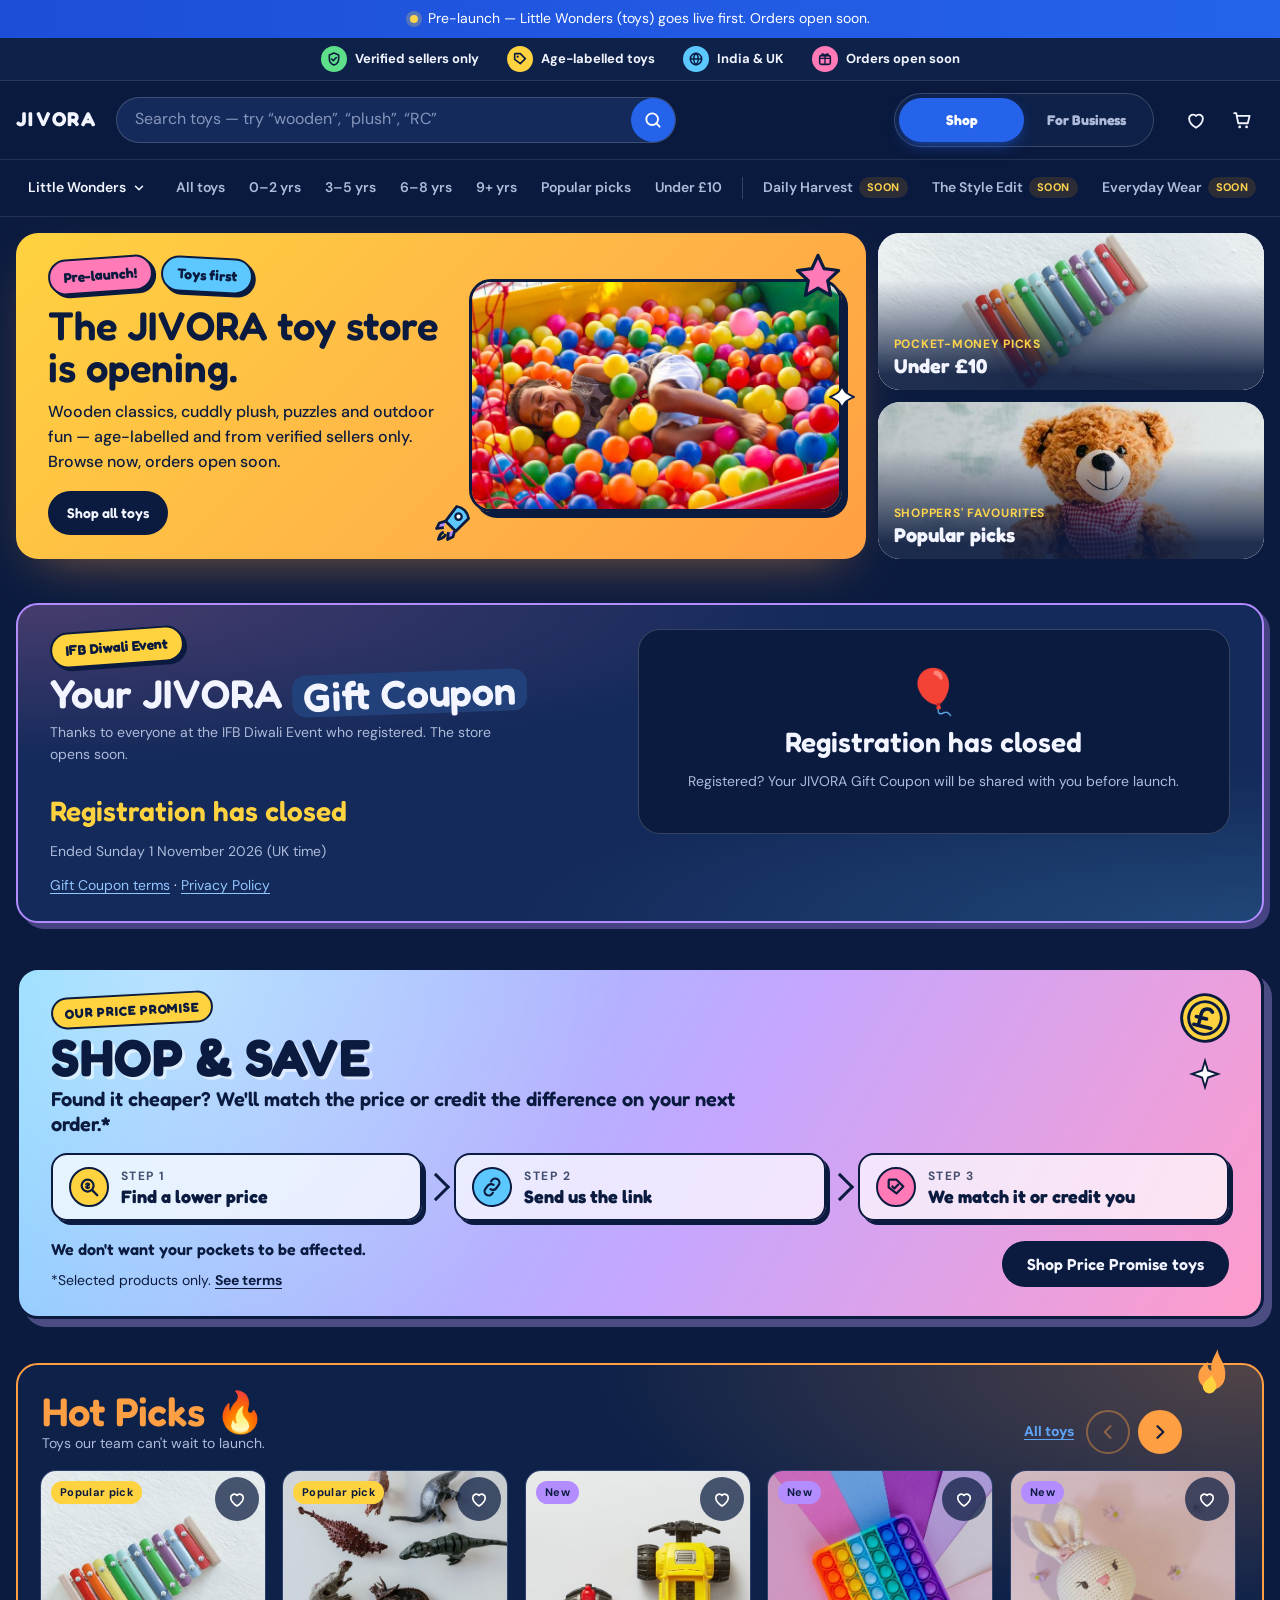
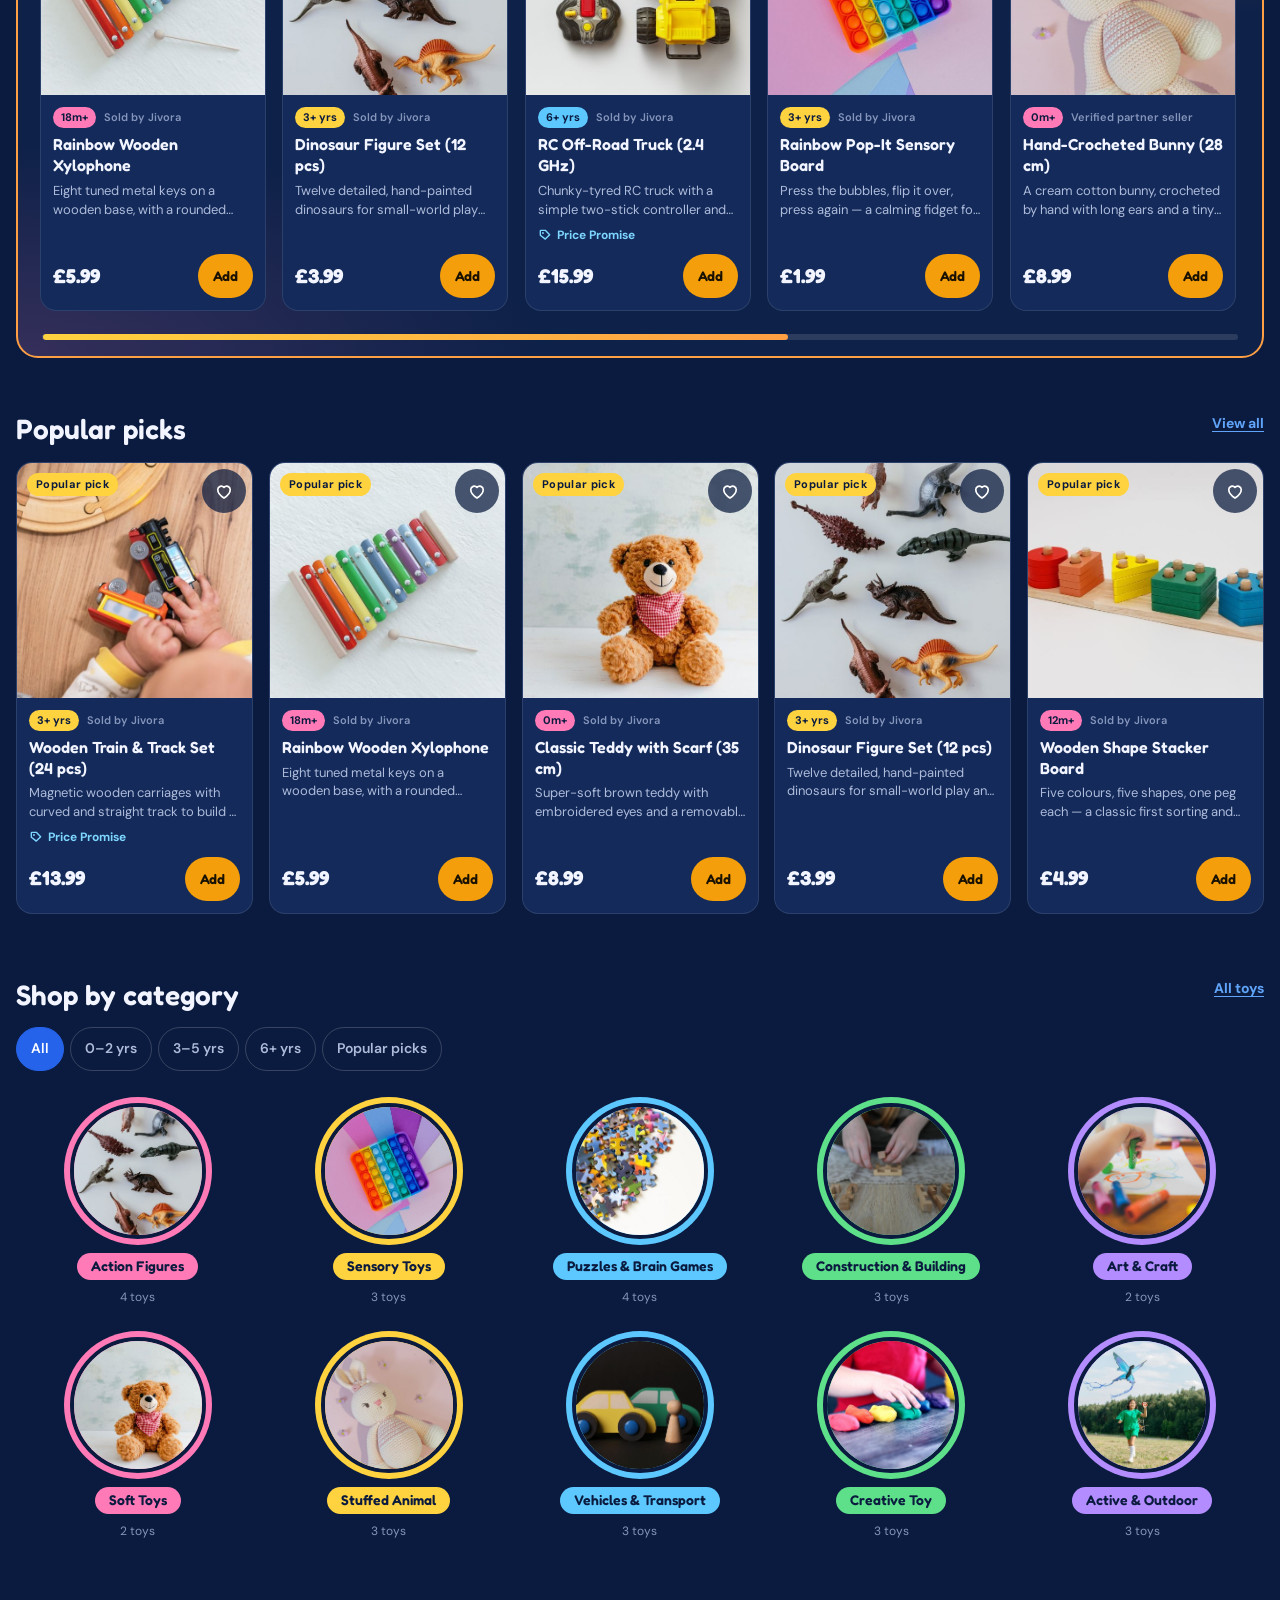
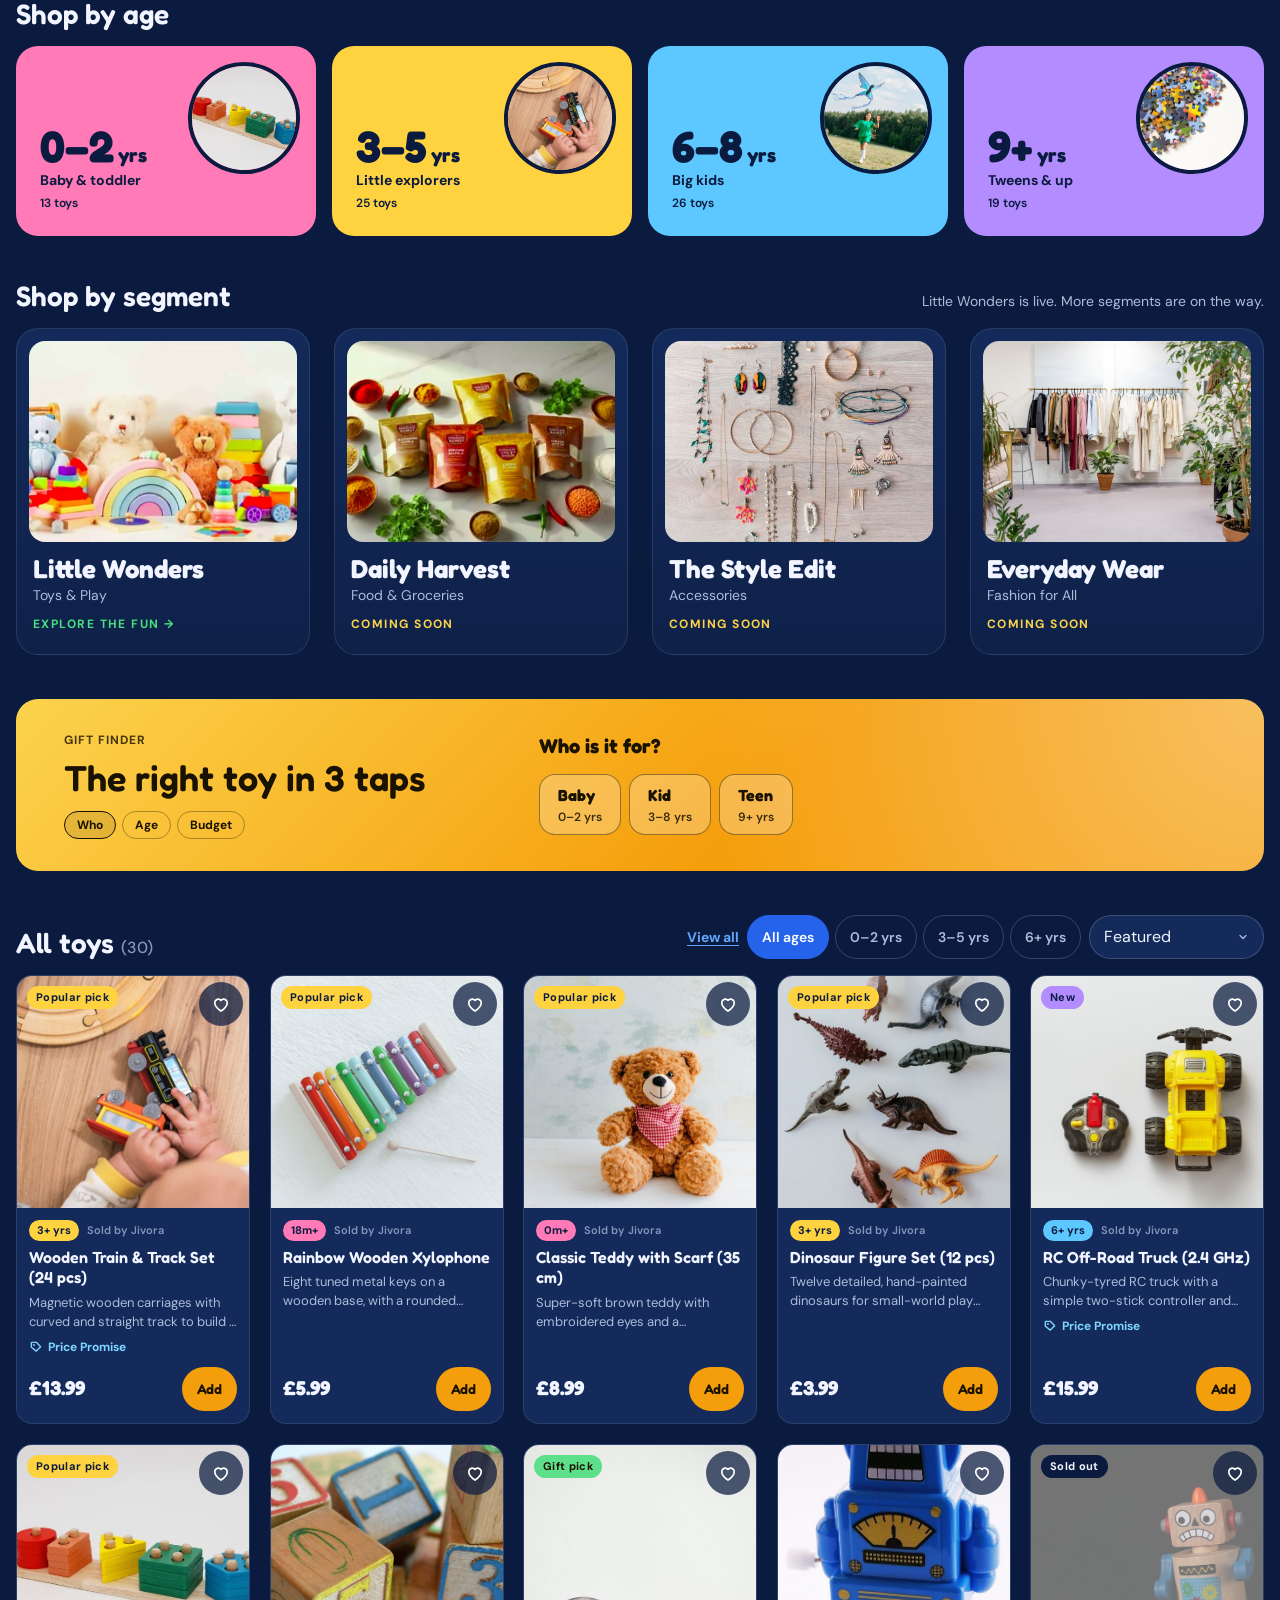
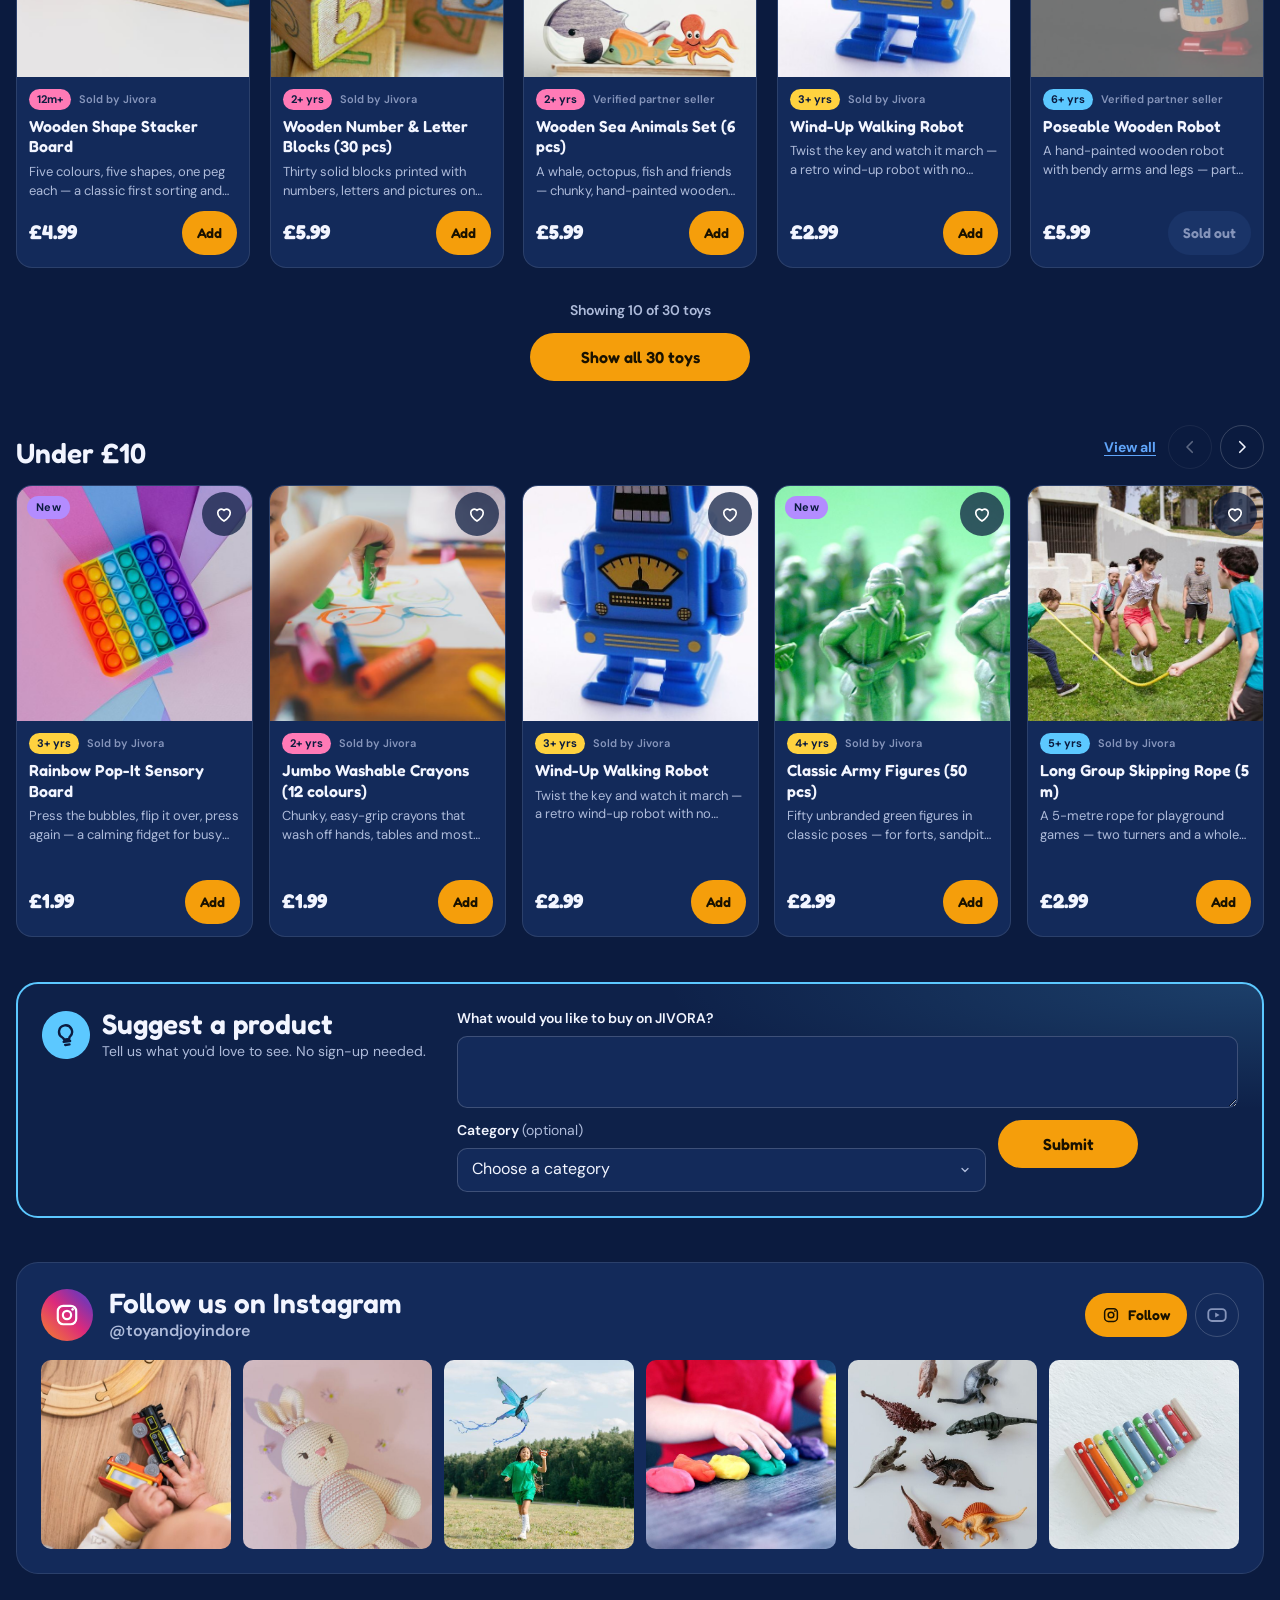
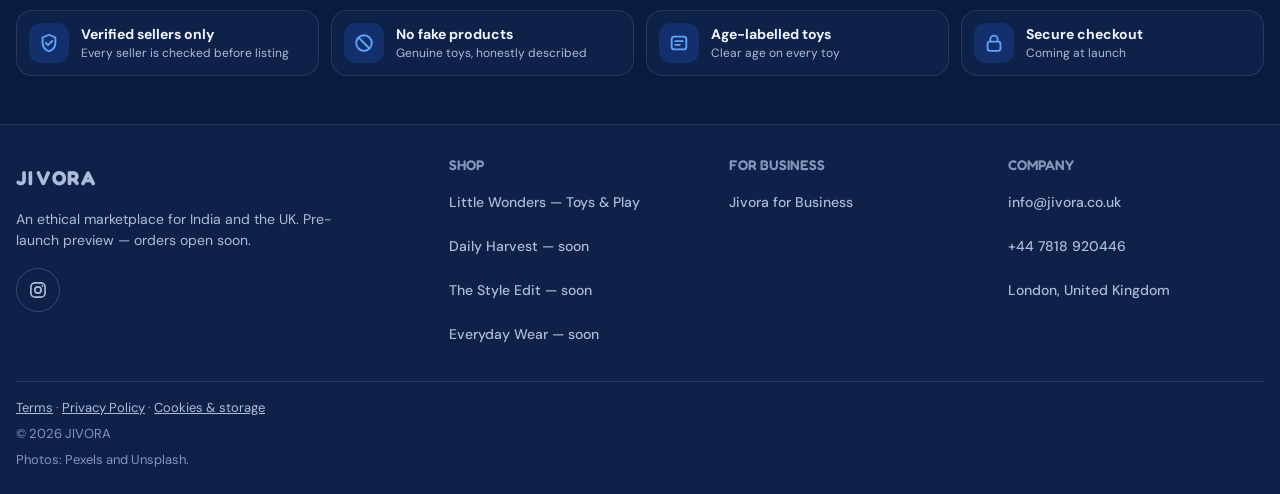
<file: index.html>
<!--
  Sample 2 — JIVORA pre-launch store (FINAL direction, reworked 2026-10-26 after client feedback)
  Design direction: Bold / dark. Deep navy base on every section (client found white backgrounds less attractive),
  electric blue + amber accents, Space Grotesk headings + DM Sans body. Store-like flow: compact hero, dense
  product rows and rails, no full-screen "slide" sections (client: "presentation jaisa lag raha hai").

  Implements brief items (project brief §11 "Decisions 26 Oct"):
    D1  Markets India + UK only (no EU, no €)          D2  (removed 29 Oct — £ prices only, no region dropdown)
    D3  Client's segments: Toys, FMCG, Accessories, Apparel (no Footwear) — shown as Little Wonders, Daily Harvest,
        The Style Edit, Everyday Wear (Decisions 31 Oct)
    D4  Pre-launch: only Toys live; other 3 = "Coming soon" (no notify forms since 27 Oct, brief §14 E-9)
    D5  Dark theme kept, presentation feel removed     D6  Two interfaces: "Shop" | "For Business" (?mode=business)
    D7  Shopper mode: photo, name, price, age, short description, add to cart (demo), wishlist, trust message
    D8  Business mode: start-your-business services, 2 support plans (no prices), wholesale toy catalogue
        (MOQ, tiers, lead time), become a wholesaler / supplier
    D9  Ethical marketplace block, no ratings or testimonials
    D10 Temporary Pexels / Unsplash toy photos (assets/toys/CREDITS.md)
    D11 Pre-launch announcement, demo cart with "Orders opening soon", no date shown
    D12 (removed 29 Oct)                          D13 "Sold by Jivora" / "Verified partner seller", no sourcing country
    D14 (29 Oct) All retail prices and wholesale tiers in £ only

  Playful shop mode 27 Oct (brief §13, C6 — reference truetoys.co.uk, ideas only): Fredoka headings in Shop mode, toy palette
    accents, USP bar, warm gradient hero with stickers, "Shop by category" (chip tabs + coloured bubbles), "Shop by age" tiles.
  Decisions 26 Oct (2) (brief §13, C1–C3): 10 client toy categories (category bubbles + "Toys" mega-menu → toys.html),
    category listing page toys.html?cat=<slug>, "Follow us on Instagram" (@toyandjoyindore, opens in a new tab),
    Instagram + YouTube icons in the footer.

  Decisions 27 Oct (brief §14, E-1 – E-4): pre-launch registration event (event-config.js; honest UK-time
    countdown before / during / after, 2-step registration form → JIVORA API (api.jivora.co.uk), confetti + coupon code on success, ?preview=event /
    ?preview=after review links; no notify / reminder forms anywhere; event.js), header / USP / drawer event links, "Hot Picks 🔥"
    (products.js hot: true — editorial, no sales claim), "Shop & Save" Price Promise banner + card badges (priceMatch: true),
    terms.html + privacy.html, legal footer placeholders, pre-launch noindex (event-config.js NOINDEX).
  Decisions 29 Oct (brief §15): the event is the IFB Diwali Event "Your JIVORA Gift Coupon" (no amount shown, required
    "I am attending the IFB Diwali Event" checkbox), £ prices only (no region dropdown), JI–VORA wordmark spacing (.logo__gap).

  Data: products.js (all dummy). Shared behaviour: site.js. Homepage behaviour: script.js. Listing page: toys.js.
  Enhancements 26 Oct (brief §12, E1–E8): story bubbles, Gift Finder, photo crossfade + quick view + heart pop,
  cart bounce + confetti, blurred coming-soon previews, trust strip, business launch-journey timeline.
  Motion: small card fade-ups, toggle slide, drawer/sheet slides, confetti, timeline draw — transform/opacity only,
  off under prefers-reduced-motion.
  Bracket placeholders (client-only info): [Company name] [Company reg. no.]
  [Registered address] [About]; JIVORA text wordmark only (no logo file in the client docs).
-->
<!DOCTYPE html>
<html lang="en">
<head>
  <meta charset="UTF-8">
  <meta name="viewport" content="width=device-width, initial-scale=1">
  <meta name="robots" content="noindex">
  <title>JIVORA — Toys first. The store is opening soon</title>
  <meta name="description" content="Pre-launch preview of the JIVORA store: age-labelled toys from verified sellers, plus wholesale and done-for-you store setup for businesses.">
  <meta name="theme-color" content="#0B1B3F">
  <link rel="icon" href="data:,">
  <link rel="preconnect" href="https://fonts.googleapis.com">
  <link rel="preconnect" href="https://fonts.gstatic.com" crossorigin>
  <link href="https://fonts.googleapis.com/css2?family=DM+Sans:opsz,wght@9..40,400;9..40,500;9..40,700&family=Fredoka:wght@500;600;700&family=Space+Grotesk:wght@500;600;700&display=swap" rel="stylesheet">
  <link rel="stylesheet" href="./style.css">
  <!-- Event settings (one place for all pages) -->
  <script src="./event-config.js"></script>
  <!-- Mode is set before first paint so the page never flashes the wrong interface -->
  <script>
    (function () {
      var d = document.documentElement, mode = null;
      d.classList.add("js");
      try {
        var params = new URLSearchParams(window.location.search);
        mode = params.get("mode");
        // ?preview=event / ?preview=after review links always open the shop interface (the event lives there)
        if (!mode && params.get("preview")) mode = "shop";
      } catch (e) {}
      if (mode !== "business" && mode !== "shop") {
        try { mode = window.localStorage.getItem("jivora-s2-mode"); } catch (e) {}
      }
      d.setAttribute("data-mode", mode === "business" ? "business" : "shop");
    })();
  </script>
  <script src="./products.js" defer></script>
  <script src="./site.js" defer></script>
  <script src="./script.js" defer></script>
  <script src="./event.js" defer></script>
</head>
<body class="page-home">
  <a class="skip-link" href="#main">Skip to content</a>

  <!-- ===== ANNOUNCEMENT BAR (pre-launch, no date) ===== -->
  <div class="announcement">
    <p class="announcement__text">
      <span class="announcement__dot" aria-hidden="true"></span>
      <span data-for="shop">Pre-launch — Little Wonders (toys) goes live first. Orders open soon.</span>
      <span data-for="business">Pre-launch — business enquiries are open. Orders open soon.</span>
      <a class="announcement__link" href="#event" data-for="shop" data-event-link>IFB Diwali: claim your Gift Coupon</a>
      <a class="announcement__link" href="#enquire" data-for="business">Talk to us</a>
    </p>
  </div>

  <!-- ===== USP BAR (true claims only; marquee on phones) ===== -->
  <div class="usp" aria-label="Why shop with JIVORA">
    <div class="usp__track">
      <ul class="usp__list">
        <li class="usp__item usp__item--offer" data-event-link><a class="usp__link" href="#event"><span class="usp__icon tone-pink" aria-hidden="true"><svg width="16" height="16" viewBox="0 0 24 24"><path d="M16 7.4A4 4 0 0 0 9 9.6V18M6.5 13h7M6 18.5h12" fill="none" stroke="currentColor" stroke-width="2.6" stroke-linecap="round" stroke-linejoin="round"/></svg></span>IFB Diwali: claim your Gift Coupon</a></li>
        <li class="usp__item"><span class="usp__icon tone-green" aria-hidden="true"><svg width="16" height="16" viewBox="0 0 24 24"><path d="M12 3l7 3v5.5c0 4.4-3 8.2-7 9.5-4-1.3-7-5.1-7-9.5V6l7-3z" fill="none" stroke="currentColor" stroke-width="2.4" stroke-linejoin="round"/><path d="M8.5 12l2.4 2.4L15.5 9.8" fill="none" stroke="currentColor" stroke-width="2.4" stroke-linecap="round" stroke-linejoin="round"/></svg></span>Verified sellers only</li>
        <li class="usp__item"><span class="usp__icon tone-yellow" aria-hidden="true"><svg width="16" height="16" viewBox="0 0 24 24"><path d="M4 12.5V5a1 1 0 0 1 1-1h7.5L20 11.5 12.5 19 4 12.5z" fill="none" stroke="currentColor" stroke-width="2.4" stroke-linejoin="round"/><circle cx="8.5" cy="8.5" r="1.6" fill="currentColor"/></svg></span>Age-labelled toys</li>
        <li class="usp__item"><span class="usp__icon tone-sky" aria-hidden="true"><svg width="16" height="16" viewBox="0 0 24 24"><circle cx="12" cy="12" r="8.5" fill="none" stroke="currentColor" stroke-width="2.4"/><path d="M3.5 12h17M12 3.5c2.4 2.4 3.5 5.3 3.5 8.5s-1.1 6.1-3.5 8.5c-2.4-2.4-3.5-5.3-3.5-8.5S9.6 5.9 12 3.5z" fill="none" stroke="currentColor" stroke-width="2"/></svg></span>India &amp; UK</li>
        <li class="usp__item"><span class="usp__icon tone-pink" aria-hidden="true"><svg width="16" height="16" viewBox="0 0 24 24"><rect x="4" y="7" width="16" height="13" rx="2.5" fill="none" stroke="currentColor" stroke-width="2.4"/><path d="M4 11h16M12 7v13M12 7c-1.5-3-5-3.5-5-1.2C7 7 9.5 7 12 7zm0 0c1.5-3 5-3.5 5-1.2C17 7 14.5 7 12 7z" fill="none" stroke="currentColor" stroke-width="2" stroke-linejoin="round"/></svg></span>Orders open soon</li>
      </ul>
      <ul class="usp__list usp__list--clone" aria-hidden="true"></ul>
    </div>
  </div>

  <!-- ===== HEADER ===== -->
  <header class="header" id="header">
    <div class="container header__inner">
      <button class="icon-btn header__menu" type="button" id="menu-toggle" aria-label="Open menu" aria-expanded="false" aria-controls="drawer">
        <svg width="24" height="24" viewBox="0 0 24 24" aria-hidden="true"><path d="M4 7h16M4 12h16M4 17h10" stroke="currentColor" stroke-width="2" stroke-linecap="round"/></svg>
      </button>

      <a class="logo" href="index.html" data-mode-link aria-label="JIVORA home">
        <span class="logo__word" role="img" aria-label="JIVORA">JI<span class="logo__gap">VORA</span></span>
      </a>

      <form class="search" role="search" action="index.html" data-search>
        <label class="visually-hidden" for="search-input">Search toys</label>
        <input class="search__input" id="search-input" name="q" type="search" placeholder="Search toys — try “wooden”, “plush”, “RC”" autocomplete="off">
        <button class="search__btn" type="submit" aria-label="Search">
          <svg width="20" height="20" viewBox="0 0 24 24" aria-hidden="true"><circle cx="11" cy="11" r="7" fill="none" stroke="currentColor" stroke-width="2.2"/><path d="M20 20l-4-4" stroke="currentColor" stroke-width="2.2" stroke-linecap="round"/></svg>
        </button>
      </form>

      <div class="mode-toggle" role="group" aria-label="Choose interface">
        <span class="mode-toggle__thumb" aria-hidden="true"></span>
        <button class="mode-toggle__btn" type="button" data-set-mode="shop" aria-pressed="true">Shop</button>
        <button class="mode-toggle__btn" type="button" data-set-mode="business" aria-pressed="false">For Business</button>
      </div>

      <div class="header__actions">
        <button class="icon-btn" type="button" data-open-sheet="wishlist" data-for="shop" aria-label="Wishlist, 0 items">
          <svg width="22" height="22" viewBox="0 0 24 24" aria-hidden="true"><path d="M12 20.5s-7.5-4.6-7.5-10.2A4.3 4.3 0 0 1 12 7.6a4.3 4.3 0 0 1 7.5 2.7c0 5.6-7.5 10.2-7.5 10.2z" fill="none" stroke="currentColor" stroke-width="2" stroke-linejoin="round"/></svg>
          <span class="count" data-count="wishlist" aria-hidden="true">0</span>
        </button>
        <button class="icon-btn" type="button" data-open-sheet="cart" data-for="shop" aria-label="Cart, 0 items">
          <svg width="22" height="22" viewBox="0 0 24 24" aria-hidden="true"><path d="M3.5 4.5h2.2l2.2 11h10.4l2-8H7" fill="none" stroke="currentColor" stroke-width="2" stroke-linecap="round" stroke-linejoin="round"/><circle cx="9.5" cy="19.5" r="1.5" fill="currentColor"/><circle cx="17" cy="19.5" r="1.5" fill="currentColor"/></svg>
          <span class="count" data-count="cart" aria-hidden="true">0</span>
        </button>
        <button class="rfq-btn" type="button" data-open-sheet="rfq" data-for="business" aria-label="RFQ list, 0 products">
          <svg width="20" height="20" viewBox="0 0 24 24" aria-hidden="true"><rect x="5" y="4" width="14" height="17" rx="2.5" fill="none" stroke="currentColor" stroke-width="2"/><path d="M9 4V3h6v1M9 10h6M9 14h6M9 18h3" fill="none" stroke="currentColor" stroke-width="2" stroke-linecap="round"/></svg>
          <span class="rfq-btn__label">RFQ list</span>
          <span class="count" data-count="rfq" aria-hidden="true">0</span>
        </button>
      </div>
    </div>

    <!-- Category / business navigation strip -->
    <nav class="catnav" aria-label="Main">
      <div class="container catnav__inner">
        <div class="mode-toggle mode-toggle--mini" role="group" aria-label="Choose interface">
          <span class="mode-toggle__thumb" aria-hidden="true"></span>
          <button class="mode-toggle__btn" type="button" data-set-mode="shop" aria-pressed="true">Shop</button>
          <button class="mode-toggle__btn" type="button" data-set-mode="business" aria-pressed="false">Business</button>
        </div>
        <!-- "Little Wonders" (Toys segment) mega-menu: 10 client categories (filled by site.js from products.js) -->
        <div class="megamenu" data-for="shop" data-megamenu>
          <button class="catnav__link megamenu__btn" type="button" aria-expanded="false" aria-controls="megamenu-panel" data-megamenu-toggle>Little Wonders</button>
          <div class="megamenu__panel" id="megamenu-panel" data-megamenu-panel></div>
        </div>
        <ul class="catnav__list" data-for="shop">
          <li data-event-link><a class="catnav__link catnav__link--offer" href="#event">IFB Diwali: claim your Gift Coupon</a></li>
          <li><a class="catnav__link" href="toys.html" data-mode-link data-catnav="">All toys</a></li>
          <li><a class="catnav__link" href="toys.html?age=0-2" data-mode-link data-catnav="age=0-2">0–2 yrs</a></li>
          <li><a class="catnav__link" href="toys.html?age=3-5" data-mode-link data-catnav="age=3-5">3–5 yrs</a></li>
          <li><a class="catnav__link" href="toys.html?age=6-8" data-mode-link data-catnav="age=6-8">6–8 yrs</a></li>
          <li><a class="catnav__link" href="toys.html?age=9%2B" data-mode-link data-catnav="age=9+">9+ yrs</a></li>
          <li><a class="catnav__link" href="toys.html?popular=1" data-mode-link data-catnav="popular=1">Popular picks</a></li>
          <li><a class="catnav__link" href="toys.html?price=under" data-mode-link data-catnav="price=under" data-under-label>Under £10</a></li>
          <li class="catnav__sep" aria-hidden="true"></li>
          <li><button class="catnav__link" type="button" data-soon="fmcg">Daily Harvest <span class="soon-pill">Soon</span></button></li>
          <li><button class="catnav__link" type="button" data-soon="accessories">The Style Edit <span class="soon-pill">Soon</span></button></li>
          <li><button class="catnav__link" type="button" data-soon="apparel">Everyday Wear <span class="soon-pill">Soon</span></button></li>
        </ul>
        <ul class="catnav__list" data-for="business">
          <li><a class="catnav__link" href="#start" data-go-mode="business">Start your business</a></li>
          <li><a class="catnav__link" href="#plans" data-go-mode="business">Support plans</a></li>
          <li><a class="catnav__link" href="toys.html?mode=business" data-go-mode="business">Wholesale catalogue</a></li>
          <li><a class="catnav__link" href="#trust" data-go-mode="business">Why Jivora</a></li>
          <li><a class="catnav__link" href="#enquire" data-go-mode="business">Become a supplier</a></li>
        </ul>
      </div>
    </nav>
  </header>

  <!-- ===== MOBILE DRAWER ===== -->
  <div class="drawer" id="drawer" hidden>
    <div class="drawer__overlay" data-close-drawer></div>
    <div class="drawer__panel" role="dialog" aria-modal="true" aria-label="Menu" tabindex="-1">
      <div class="drawer__head">
        <span class="drawer__title">Menu</span>
        <button class="icon-btn" type="button" data-close-drawer aria-label="Close menu">
          <svg width="24" height="24" viewBox="0 0 24 24" aria-hidden="true"><path d="M6 6l12 12M18 6L6 18" stroke="currentColor" stroke-width="2" stroke-linecap="round"/></svg>
        </button>
      </div>
      <div class="drawer__body">
        <p class="drawer__label">Interface</p>
        <div class="mode-toggle mode-toggle--block" role="group" aria-label="Choose interface">
          <span class="mode-toggle__thumb" aria-hidden="true"></span>
          <button class="mode-toggle__btn" type="button" data-set-mode="shop" aria-pressed="true">Shop</button>
          <button class="mode-toggle__btn" type="button" data-set-mode="business" aria-pressed="false">For Business</button>
        </div>
        <ul class="drawer__list" data-for="shop">
          <li data-event-link><a class="drawer__offer" href="index.html#event" data-go-mode="shop">IFB Diwali: claim your Gift Coupon</a></li>
          <li><a href="#popular" data-mode-link>Popular picks</a></li>
          <li><a href="toys.html?price=under" data-mode-link data-under-label>Under £10</a></li>
        </ul>
        <p class="drawer__label" data-for="shop">Shop by age</p>
        <ul class="drawer__list" data-for="shop" data-drawer-ages></ul>
        <p class="drawer__label" data-for="shop">Little Wonders · Toys &amp; Play</p>
        <ul class="drawer__list" data-for="shop" data-drawer-cats></ul>
        <ul class="drawer__list" data-for="business">
          <li><a href="#start" data-go-mode="business">Start your business</a></li>
          <li><a href="#plans" data-go-mode="business">Support plans</a></li>
          <li><a href="toys.html?mode=business" data-go-mode="business">Wholesale catalogue</a></li>
          <li><a href="#enquire" data-go-mode="business">Become a supplier</a></li>
        </ul>
        <p class="drawer__label">Coming soon</p>
        <ul class="drawer__list drawer__list--soon">
          <li><button type="button" data-soon="fmcg">Daily Harvest <span class="soon-pill">Soon</span></button></li>
          <li><button type="button" data-soon="accessories">The Style Edit <span class="soon-pill">Soon</span></button></li>
          <li><button type="button" data-soon="apparel">Everyday Wear <span class="soon-pill">Soon</span></button></li>
        </ul>
      </div>
    </div>
  </div>

  <main id="main">
    <!-- =====================================================================
         SHOP MODE (default) — end-user store
         ===================================================================== -->

    <!-- ===== SHOP HERO (warm gradient panel, sticker badges, floating SVG stickers — no offers) ===== -->
    <section class="promo container" data-for="shop" aria-labelledby="shop-title">
      <div class="promo__main fun-hero">
        <div class="fun-hero__content">
          <p class="fun-hero__stickers">
            <span class="sticker sticker--pink">Pre-launch!</span>
            <span class="sticker sticker--sky">Toys first</span>
          </p>
          <h1 class="promo__title" id="shop-title">The <span class="brand-name">JIVORA</span> toy store is opening.</h1>
          <p class="promo__text">Wooden classics, cuddly plush, puzzles and outdoor fun — age-labelled and from verified sellers only. Browse now, orders open soon.</p>
          <div class="promo__ctas">
            <a class="btn btn--dark" href="toys.html" data-mode-link>Shop all toys</a>
            <a class="btn btn--line-dark" href="#event" data-event-link>IFB Diwali: claim your Gift Coupon</a>
          </div>
        </div>
        <div class="fun-hero__media">
          <img class="fun-hero__img" src="assets/toys/hero-ball-pit.jpg" alt="A laughing child playing in a ball pit full of colourful balls" width="800" height="533" fetchpriority="high">
        </div>
        <!-- Decorative stickers (float gently; static under reduced motion) -->
        <svg class="float float--star" width="44" height="44" viewBox="0 0 48 48" aria-hidden="true"><path d="M24 4l5.6 12.3L43 18l-10 9.3L35.6 41 24 34.3 12.4 41 15 27.3 5 18l13.4-1.7z" class="f-pink"/></svg>
        <svg class="float float--rocket" width="52" height="52" viewBox="0 0 48 48" aria-hidden="true"><path d="M28 6c7 1 12 6 13 13L27 33l-11-11L28 6z" class="f-sky"/><circle cx="30" cy="17" r="3.5" class="f-white f-thin"/><path d="M16 22l-7 2-3 6 8-1M26 32l-2 7-6 3 1-8" class="f-purple"/><path d="M14 34c-3 1-5 4-6 8 4-1 7-3 8-6" class="f-yellow"/></svg>
        <svg class="float float--sparkle" width="34" height="34" viewBox="0 0 48 48" aria-hidden="true"><path d="M24 3c2 11 6 15 21 21-15 6-19 10-21 21-2-11-6-15-21-21 15-6 19-10 21-21z" class="f-white"/></svg>
      </div>
      <a class="promo__side promo__side--a" href="toys.html?price=under" data-mode-link>
        <img src="assets/toys/rainbow-xylophone.jpg" alt="" width="800" height="533" loading="lazy">
        <span class="promo__side-text"><span class="promo__side-kicker">Pocket-money picks</span><span class="promo__side-title" data-under-label>Under £10</span></span>
      </a>
      <a class="promo__side promo__side--b" href="#popular">
        <img src="assets/toys/teddy-bear.jpg" alt="" width="533" height="800" loading="lazy">
        <span class="promo__side-text"><span class="promo__side-kicker">Shoppers' favourites</span><span class="promo__side-title">Popular picks</span></span>
      </a>
    </section>

    <!-- ===== PRE-LAUNCH EVENT: IFB Diwali Event "Your JIVORA Gift Coupon" (brief §14 E-1, E-9 – E-11, Decisions 29 Oct) =====
         Phase comes from event-config.js (UK time): before = countdown to start + "Registration opens on 1 Nov" message;
         during = countdown to end + registration form; after = "Registration has closed". The coupon value is never shown. No reminder / notify forms.
         The countdown counts to fixed moments, so it never resets on refresh or for a new visitor.
         ?preview=event shows the "during" state (form open) and ?preview=after the ended state, with a "Preview" badge
         — for client review only; without the parameter the real dates decide. Filled and switched by event.js. -->
    <section class="block event-block" id="event" data-for="shop" aria-labelledby="event-title">
      <div class="container">
        <div class="event" data-event data-phase="before">
          <p class="preview-badge" data-preview-badge hidden>Preview</p>
          <div class="event__intro">
            <p class="event__stickers"><span class="sticker sticker--yellow">IFB Diwali Event</span><span class="sticker sticker--pink" data-phase-show="during" hidden>Live now</span></p>
            <h2 class="event__title" id="event-title">Your <span class="brand-name">JIVORA</span> <span class="event__highlight">Gift Coupon</span></h2>
            <p class="event__text" data-event-text>Exclusive for IFB Diwali Event participants. Register on 1 November to receive your Gift Coupon, redeemable when JIVORA officially launches.</p>

            <div class="event__clock" data-phase-hide="after">
              <p class="event__clock-label" data-timer-label>Event starts in</p>
              <div class="timer" data-timer aria-hidden="true">
                <span class="timer__unit" data-unit="d"><span class="timer__num" data-num="d">00</span><span class="timer__lbl">days</span></span>
                <span class="timer__unit" data-unit="h"><span class="timer__num" data-num="h">00</span><span class="timer__lbl">hrs</span></span>
                <span class="timer__unit" data-unit="m"><span class="timer__num" data-num="m">00</span><span class="timer__lbl">mins</span></span>
                <span class="timer__unit" data-unit="s"><span class="timer__num" data-num="s">00</span><span class="timer__lbl">secs</span></span>
              </div>
            </div>
            <p class="event__ended" data-phase-show="after" hidden>Registration has closed</p>
            <p class="event__when" data-event-when></p>

            <ul class="event__points" data-phase-hide="after">
              <li>For IFB Diwali Event participants</li>
              <li>One Gift Coupon per person and email</li>
              <li>Takes about a minute</li>
            </ul>
            <p class="event__links"><a href="terms.html#offer">Gift Coupon terms</a><span aria-hidden="true"> · </span><a href="privacy.html">Privacy Policy</a></p>
          </div>

          <div class="event__panel">

            <!-- Before / after the event: message only (no forms) -->
            <div class="event__msg" data-phase-hide="during">
              <p class="event__msg-icon" aria-hidden="true" data-msg-icon>⏳</p>
              <h3 class="event__msg-title" data-msg-title>Registration opens on 1 Nov — come back to claim your Gift Coupon</h3>
              <p class="event__msg-text" data-msg-text></p>
            </div>

            <!-- During the event: 2-step registration -->
            <form class="reg" data-reg-form data-phase-show="during" hidden novalidate>
              <div class="reg__progress">
                <p class="reg__step-label" data-reg-label>Step 1 of 2 · Your details</p>
                <span class="reg__bar" aria-hidden="true"><span class="reg__bar-fill" data-reg-bar></span></span>
              </div>

              <fieldset class="reg__step" data-reg-step="1">
                <legend class="visually-hidden">Your details</legend>
                <div class="field">
                  <label for="reg-name">Full name</label>
                  <input class="input" id="reg-name" name="name" type="text" autocomplete="name" maxlength="80" required aria-describedby="reg-name-err">
                  <p class="field__error" id="reg-name-err" hidden></p>
                </div>
                <div class="field">
                  <label for="reg-email">Email</label>
                  <input class="input" id="reg-email" name="email" type="email" autocomplete="email" inputmode="email" maxlength="120" required aria-describedby="reg-email-err">
                  <p class="field__error" id="reg-email-err" hidden></p>
                </div>
                <fieldset class="field">
                  <legend class="field__legend">Country</legend>
                  <div class="seg-radio">
                    <input type="radio" id="reg-country-uk" name="country" value="UK" aria-describedby="reg-country-err"><label for="reg-country-uk">UK</label>
                    <input type="radio" id="reg-country-in" name="country" value="India" aria-describedby="reg-country-err"><label for="reg-country-in">India</label>
                  </div>
                  <p class="field__error" id="reg-country-err" hidden></p>
                </fieldset>
                <div class="reg__row">
                  <div class="field">
                    <label for="reg-mobile">Mobile <span class="field__opt">(optional)</span></label>
                    <input class="input" id="reg-mobile" name="mobile" type="tel" autocomplete="tel" inputmode="tel" maxlength="20" aria-describedby="reg-mobile-err">
                    <p class="field__error" id="reg-mobile-err" hidden></p>
                  </div>
                  <div class="field">
                    <label for="reg-city">City <span class="field__opt">(optional)</span></label>
                    <input class="input" id="reg-city" name="city" type="text" autocomplete="address-level2" maxlength="60">
                  </div>
                </div>
                <button class="btn btn--primary btn--block" type="button" data-reg-next>Continue</button>
              </fieldset>

              <fieldset class="reg__step" data-reg-step="2" hidden>
                <legend class="visually-hidden">Toys you like</legend>
                <fieldset class="field">
                  <legend class="field__legend">Toy categories you like <span class="field__opt">(pick one or more)</span></legend>
                  <div class="pick-chips" data-reg-cats></div>
                  <p class="field__error" id="reg-cats-err" hidden></p>
                </fieldset>
                <div class="consent">
                  <input type="checkbox" id="reg-ifb" name="ifbParticipant" required aria-describedby="reg-ifb-err">
                  <label for="reg-ifb">I am attending the IFB Diwali Event</label>
                  <p class="field__error" id="reg-ifb-err" hidden></p>
                </div>
                <div class="consent">
                  <input type="checkbox" id="reg-terms" name="consentTerms" required aria-describedby="reg-terms-err">
                  <label for="reg-terms">I agree to the <a href="terms.html" target="_blank" rel="noopener">Terms</a> and <a href="privacy.html" target="_blank" rel="noopener">Privacy Policy</a></label>
                  <p class="field__error" id="reg-terms-err" hidden></p>
                </div>
                <div class="consent">
                  <input type="checkbox" id="reg-news" name="consentMarketing">
                  <label for="reg-news">Send me launch offers and news <span class="field__opt">(optional)</span></label>
                </div>
                <!-- Honeypot: invisible to people and screen readers, not focusable, never autofilled; bots fill it in -->
                <div class="hp" aria-hidden="true"><label for="reg-hp">Leave this field empty</label><input id="reg-hp" type="text" name="hp_check" value="" tabindex="-1" autocomplete="off" data-lpignore="true" data-1p-ignore data-honeypot></div>
                <div class="reg__actions">
                  <button class="btn btn--ghost" type="button" data-reg-back>Back</button>
                  <button class="btn btn--primary reg__submit" type="submit" data-reg-submit>Claim my Gift Coupon</button>
                </div>
              </fieldset>
              <p class="form-msg reg__msg" role="status" aria-live="polite" data-reg-msg></p>
            </form>

            <!-- Success -->
            <div class="reg-done" data-reg-done hidden tabindex="-1" aria-labelledby="reg-done-title">
              <p class="reg-done__icon" aria-hidden="true">🎉</p>
              <h3 class="reg-done__title" id="reg-done-title">You're registered!</h3>
              <p class="reg-done__text" data-reg-text>Your JIVORA Gift Coupon will be shared with you before launch.</p>
              <div class="reg-done__code" data-reg-code hidden>
                <span class="reg-done__code-label">Your coupon code:</span>
                <strong class="reg-done__code-value" data-reg-code-value></strong>
                <button class="btn btn--sm btn--ghost" type="button" data-reg-copy>Copy</button>
              </div>
              <p class="reg-done__linked" data-reg-linked hidden></p>
              <button class="link-btn" type="button" data-reg-again>Register another email</button>
            </div>
          </div>
        </div>
      </div>
    </section>

    <!-- ===== SHOP & SAVE — Price Promise (brief §14 E-2; Decisions 31 Oct: the client's main USP, big section right
         under the Gift Coupon; products.js priceMatch: true) ===== -->
    <section class="block" id="price-promise" data-for="shop" aria-labelledby="pp-title">
      <div class="container">
        <div class="promise">
          <svg class="promise__deco promise__deco--coin" width="72" height="72" viewBox="0 0 48 48" aria-hidden="true"><circle cx="24" cy="24" r="20" class="d-yellow"/><circle cx="24" cy="24" r="14" fill="none" class="d-line" stroke-width="2.5"/><path d="M29 17.6a5.2 5.2 0 0 0-9 3.2V31M16.5 24.5h9M16 31.5h15" fill="none" class="d-line" stroke-width="3" stroke-linecap="round" stroke-linejoin="round"/></svg>
          <svg class="promise__deco promise__deco--spark" width="44" height="44" viewBox="0 0 24 24" aria-hidden="true"><path d="M12 2l2.2 7.3L22 12l-7.8 2.7L12 22l-2.2-7.3L2 12l7.8-2.7z" class="d-white"/></svg>
          <div class="promise__head">
            <p class="promise__badge">Our Price Promise</p>
            <h2 class="promise__title" id="pp-title">Shop &amp; Save</h2>
            <p class="promise__lead">Found it cheaper? We'll match the price or credit the difference on your next order.*</p>
          </div>
          <ol class="promise__steps">
            <li class="promise__step">
              <span class="promise__step-icon tone-yellow" aria-hidden="true"><svg width="28" height="28" viewBox="0 0 24 24"><circle cx="10.5" cy="10.5" r="6.5" fill="none" stroke="currentColor" stroke-width="2.4"/><path d="M15.5 15.5L21 21" stroke="currentColor" stroke-width="2.6" stroke-linecap="round"/><path d="M10.5 7.5v6m-2-4.2c0-.9.9-1.5 2-1.5s2 .6 2 1.5-1 1.2-2 1.4-2 .5-2 1.4.9 1.5 2 1.5 2-.6 2-1.5" fill="none" stroke="currentColor" stroke-width="1.6" stroke-linecap="round"/></svg></span>
              <span class="promise__step-num">Step 1</span>
              <span class="promise__step-text">Find a lower price</span>
            </li>
            <li class="promise__step">
              <span class="promise__step-icon tone-sky" aria-hidden="true"><svg width="28" height="28" viewBox="0 0 24 24"><path d="M10 14a4.5 4.5 0 0 0 6.4 0l3-3a4.5 4.5 0 0 0-6.4-6.4l-1.2 1.2M14 10a4.5 4.5 0 0 0-6.4 0l-3 3a4.5 4.5 0 0 0 6.4 6.4l1.2-1.2" fill="none" stroke="currentColor" stroke-width="2.4" stroke-linecap="round"/></svg></span>
              <span class="promise__step-num">Step 2</span>
              <span class="promise__step-text">Send us the link</span>
            </li>
            <li class="promise__step">
              <span class="promise__step-icon tone-pink" aria-hidden="true"><svg width="28" height="28" viewBox="0 0 24 24"><path d="M4 12.5V5a1 1 0 0 1 1-1h7.5L20 11.5 12.5 19 4 12.5z" fill="none" stroke="currentColor" stroke-width="2.4" stroke-linejoin="round"/><path d="M8 11.5l2.2 2.2 4.3-4.4" fill="none" stroke="currentColor" stroke-width="2.4" stroke-linecap="round" stroke-linejoin="round"/></svg></span>
              <span class="promise__step-num">Step 3</span>
              <span class="promise__step-text">We match it or credit you</span>
            </li>
          </ol>
          <div class="promise__foot">
            <p class="promise__care">We don't want your pockets to be affected.</p>
            <a class="btn btn--dark promise__cta" href="toys.html?promise=1" data-mode-link>Shop Price Promise toys</a>
            <p class="promise__small">*Selected products only. <a href="terms.html#price-promise">See terms</a></p>
          </div>
        </div>
      </div>
    </section>

    <!-- ===== HOT PICKS 🔥 (brief §14 E-3: products.js hot: true — our pre-launch picks, not a sales claim) ===== -->
    <section class="block" id="hot" data-for="shop" aria-labelledby="hot-title">
      <div class="container">
        <div class="hot">
          <svg class="hot__flame" width="64" height="64" viewBox="0 0 48 48" aria-hidden="true"><path d="M24 4c2 7 10 10 10 21a10 10 0 0 1-20 0c0-5 3-8 5-10 0 4 2 6 4 6-3-7 1-13 1-17z" class="f-orange"/><path d="M24 24c1 3 5 4 5 9a5 5 0 0 1-10 0c0-3 3-5 5-9z" class="f-yellow"/></svg>
          <div class="block__head hot__head">
            <div>
              <h2 class="hot__title" id="hot-title">Hot Picks <span aria-hidden="true">🔥</span></h2>
              <p class="hot__sub">Toys our team can't wait to launch.</p>
            </div>
            <div class="block__tools hot__tools">
              <a class="block__link" href="toys.html" data-mode-link>All toys</a>
              <div class="hot__nav">
                <button class="hot__arrow" type="button" data-hot-prev aria-controls="hot-track" aria-label="Previous Hot Picks"><svg width="20" height="20" viewBox="0 0 24 24" aria-hidden="true"><path d="M15 5l-7 7 7 7" fill="none" stroke="currentColor" stroke-width="2.6" stroke-linecap="round" stroke-linejoin="round"/></svg></button>
                <button class="hot__arrow" type="button" data-hot-next aria-controls="hot-track" aria-label="Next Hot Picks"><svg width="20" height="20" viewBox="0 0 24 24" aria-hidden="true"><path d="M9 5l7 7-7 7" fill="none" stroke="currentColor" stroke-width="2.6" stroke-linecap="round" stroke-linejoin="round"/></svg></button>
              </div>
            </div>
          </div>
          <!-- Slider (Decisions 31 Oct): 4 cards visible ≥1024px, 3 at 640–1023px, 2 below; scroll-snap + swipe,
               arrows page by the visible count, ←/→ keys move one card when the track has focus, progress bar below -->
          <div class="hot__track" id="hot-track" data-list="hot" data-hot-track tabindex="0" role="region" aria-roledescription="carousel" aria-label="Hot Picks — use the arrow buttons or left and right keys to see more"></div>
          <div class="hot__progress" aria-hidden="true"><span class="hot__progress-bar" data-hot-progress></span></div>
        </div>
      </div>
    </section>

    <!-- ===== POPULAR PICKS RAIL ===== -->
    <section class="block" id="popular" data-for="shop" aria-labelledby="best-title">
      <div class="container">
        <div class="block__head">
          <h2 class="block__title" id="best-title">Popular picks</h2>
          <div class="block__tools">
            <a class="block__link" href="toys.html" data-mode-link>View all</a>
            <div class="rail-nav" data-rail-nav="best">
              <button class="icon-btn icon-btn--line" type="button" data-rail-prev aria-label="Scroll popular picks left"><svg width="18" height="18" viewBox="0 0 24 24" aria-hidden="true"><path d="M15 5l-7 7 7 7" fill="none" stroke="currentColor" stroke-width="2.2" stroke-linecap="round" stroke-linejoin="round"/></svg></button>
              <button class="icon-btn icon-btn--line" type="button" data-rail-next aria-label="Scroll popular picks right"><svg width="18" height="18" viewBox="0 0 24 24" aria-hidden="true"><path d="M9 5l7 7-7 7" fill="none" stroke="currentColor" stroke-width="2.2" stroke-linecap="round" stroke-linejoin="round"/></svg></button>
            </div>
          </div>
        </div>
        <div class="rail" data-rail="best" data-list="popular" tabindex="0" aria-label="Popular picks, scrollable"></div>
      </div>
    </section>

    <!-- ===== SHOP BY CATEGORY: chip tabs filter the 10 category bubbles ===== -->
    <section class="block" id="categories" data-for="shop" aria-labelledby="cat-title">
      <div class="container">
        <div class="block__head">
          <h2 class="block__title" id="cat-title">Shop by category</h2>
          <a class="block__link" href="toys.html" data-mode-link>All toys</a>
        </div>
        <div class="chips cat-chips" role="group" aria-label="Show categories for">
          <button class="chip" type="button" data-cat-chip="all" aria-pressed="true">All</button>
          <button class="chip" type="button" data-cat-chip="0-2" aria-pressed="false">0–2 yrs</button>
          <button class="chip" type="button" data-cat-chip="3-5" aria-pressed="false">3–5 yrs</button>
          <button class="chip" type="button" data-cat-chip="6+" aria-pressed="false">6+ yrs</button>
          <button class="chip" type="button" data-cat-chip="popular" aria-pressed="false">Popular picks</button>
        </div>
        <ul class="cats" data-cats tabindex="0" aria-label="Toy categories"></ul>
        <p class="visually-hidden" data-cats-status role="status" aria-live="polite"></p>
      </div>
    </section>

    <!-- ===== SHOP BY AGE: 4 colourful tiles → toys.html?age= ===== -->
    <section class="block" id="ages" data-for="shop" aria-labelledby="age-title">
      <div class="container">
        <div class="block__head">
          <h2 class="block__title" id="age-title">Shop by age</h2>
        </div>
        <ul class="age-tiles" data-age-tiles></ul>
      </div>
    </section>

    <!-- ===== SEGMENTS (shop) ===== -->
    <section class="block" data-for="shop" aria-labelledby="seg-title">
      <div class="container">
        <div class="block__head">
          <h2 class="block__title" id="seg-title">Shop by segment</h2>
          <p class="block__note">Little Wonders is live. More segments are on the way.</p>
        </div>
        <ul class="segments" data-segments></ul>
      </div>
    </section>

    <!-- ===== GIFT FINDER (3-step quiz) ===== -->
    <section class="block" id="gift" data-for="shop" aria-labelledby="gift-title">
      <div class="container">
        <div class="gift">
          <div class="gift__intro">
            <p class="eyebrow eyebrow--dark">Gift Finder</p>
            <h2 class="gift__title" id="gift-title">The right toy in 3 taps</h2>
            <ol class="gift__progress" aria-label="Steps">
              <li data-gift-dot="0">Who</li>
              <li data-gift-dot="1">Age</li>
              <li data-gift-dot="2">Budget</li>
            </ol>
          </div>
          <div class="gift__panel" data-gift></div>
        </div>
        <div class="gift__results" data-gift-results aria-live="polite"></div>
      </div>
    </section>

    <!-- ===== ALL TOYS (filters + dense grid) ===== -->
    <section class="block" id="toys" data-for="shop" aria-labelledby="toys-title">
      <div class="container">
        <div class="block__head block__head--wrap">
          <h2 class="block__title" id="toys-title">All toys <span class="block__count" data-toy-count></span></h2>
          <div class="toolbar">
            <a class="block__link" href="toys.html" data-mode-link>View all</a>
            <div class="chips" role="group" aria-label="Filter by age">
              <button class="chip" type="button" data-age="all" aria-pressed="true">All ages</button>
              <button class="chip" type="button" data-age="0-2" aria-pressed="false">0–2 yrs</button>
              <button class="chip" type="button" data-age="3-5" aria-pressed="false">3–5 yrs</button>
              <button class="chip" type="button" data-age="6+" aria-pressed="false">6+ yrs</button>
            </div>
            <label class="visually-hidden" for="sort">Sort toys</label>
            <select class="select" id="sort" data-sort>
              <option value="featured">Featured</option>
              <option value="price-asc">Price: low to high</option>
              <option value="price-desc">Price: high to low</option>
              <option value="name">Name A–Z</option>
            </select>
          </div>
        </div>
        <p class="search-status" data-search-status hidden></p>
        <div class="grid" data-list="shop-grid"></div>
        <!-- Client 1 Nov: 10 toys first (two rows of 5 on desktop); the rest open in place. Back to 10 when the age chip,
             sort or search changes. "View all" above still opens toys.html. -->
        <div class="listing__more" data-grid-more hidden>
          <p class="listing__shown" data-grid-shown aria-live="polite"></p>
          <button class="btn btn--primary listing__more-btn" type="button" data-grid-more-btn>Show all toys</button>
        </div>
        <p class="empty" data-empty hidden>No toys match your search. <button class="link-btn" type="button" data-reset>Show all toys</button></p>
      </div>
    </section>

    <!-- ===== UNDER £10 RAIL ===== -->
    <section class="block" id="under" data-for="shop" aria-labelledby="under-title">
      <div class="container">
        <div class="block__head">
          <h2 class="block__title" id="under-title" data-under-label>Under £10</h2>
          <div class="block__tools">
            <a class="block__link" href="toys.html?price=under" data-mode-link>View all</a>
            <div class="rail-nav" data-rail-nav="under">
              <button class="icon-btn icon-btn--line" type="button" data-rail-prev aria-label="Scroll left"><svg width="18" height="18" viewBox="0 0 24 24" aria-hidden="true"><path d="M15 5l-7 7 7 7" fill="none" stroke="currentColor" stroke-width="2.2" stroke-linecap="round" stroke-linejoin="round"/></svg></button>
              <button class="icon-btn icon-btn--line" type="button" data-rail-next aria-label="Scroll right"><svg width="18" height="18" viewBox="0 0 24 24" aria-hidden="true"><path d="M9 5l7 7-7 7" fill="none" stroke="currentColor" stroke-width="2.2" stroke-linecap="round" stroke-linejoin="round"/></svg></button>
            </div>
          </div>
        </div>
        <div class="rail" data-rail="under" data-list="under" tabindex="0" aria-label="Toys under the price limit, scrollable"></div>
      </div>
    </section>

    <!-- ===== SUGGEST A PRODUCT (Decisions 31 Oct (2)): anonymous — no name / email / registration. POST {text, category}
         to SUGGEST_ENDPOINT → JIVORA API /api/suggestions (script.js) ===== -->
    <section class="block block--tight" id="suggest" data-for="shop" aria-labelledby="suggest-title">
      <div class="container">
        <div class="suggest">
          <div class="suggest__intro">
            <span class="suggest__icon" aria-hidden="true"><svg width="26" height="26" viewBox="0 0 24 24"><path d="M9 18h6M10 21h4M12 3a6 6 0 0 0-3.6 10.8c.7.5 1.1 1.3 1.1 2.2h5c0-.9.4-1.7 1.1-2.2A6 6 0 0 0 12 3z" fill="none" stroke="currentColor" stroke-width="2.2" stroke-linecap="round" stroke-linejoin="round"/></svg></span>
            <div>
              <h2 class="suggest__title" id="suggest-title">Suggest a product</h2>
              <p class="suggest__sub">Tell us what you'd love to see. No sign-up needed.</p>
            </div>
          </div>
          <form class="suggest__form" data-suggest-form novalidate>
            <div class="field suggest__text">
              <label for="suggest-text">What would you like to buy on <span class="brand-name">JIVORA</span>?</label>
              <textarea class="input suggest__input" id="suggest-text" name="suggestion" rows="2" maxlength="300" required aria-describedby="suggest-text-err"></textarea>
              <p class="field__error" id="suggest-text-err" hidden></p>
            </div>
            <div class="field suggest__cat">
              <label for="suggest-cat">Category <span class="suggest__opt">(optional)</span></label>
              <select class="input suggest__select" id="suggest-cat" name="category">
                <option value="">Choose a category</option>
                <option value="Little Wonders (Toys & Play)">Little Wonders · Toys &amp; Play</option>
                <option value="Daily Harvest (Food & Groceries)">Daily Harvest · Food &amp; Groceries</option>
                <option value="The Style Edit (Accessories)">The Style Edit · Accessories</option>
                <option value="Everyday Wear (Fashion)">Everyday Wear · Fashion</option>
                <option value="Something else">Something else</option>
              </select>
            </div>
            <div class="hp" aria-hidden="true"><label for="suggest-hp">Leave this field empty</label><input id="suggest-hp" type="text" name="hp_check" value="" tabindex="-1" autocomplete="off" data-lpignore="true" data-1p-ignore></div>
            <button class="btn btn--primary suggest__btn" type="submit">Submit</button>
            <p class="form-msg suggest__msg" data-suggest-msg role="status" aria-live="polite"></p>
          </form>
        </div>
      </div>
    </section>

    <!-- ===== INSTAGRAM: follow us (tiles open the profile in a new tab) ===== -->
    <section class="block" id="instagram" data-for="shop" aria-labelledby="ig-title">
      <div class="container">
        <div class="insta">
          <div class="insta__head">
            <span class="insta__avatar" aria-hidden="true"><svg width="20" height="20" viewBox="0 0 24 24" aria-hidden="true"><rect x="3.5" y="3.5" width="17" height="17" rx="5" fill="none" stroke="currentColor" stroke-width="2"/><circle cx="12" cy="12" r="3.8" fill="none" stroke="currentColor" stroke-width="2"/><circle cx="17.2" cy="6.8" r="1.2" fill="currentColor"/></svg></span>
            <div class="insta__titles">
              <h2 class="block__title" id="ig-title">Follow us on Instagram</h2>
              <p class="insta__handle">@toyandjoyindore</p>
            </div>
            <div class="insta__actions">
              <a class="btn btn--primary btn--sm insta__follow" href="https://www.instagram.com/toyandjoyindore/" target="_blank" rel="noopener"><svg width="20" height="20" viewBox="0 0 24 24" aria-hidden="true"><rect x="3.5" y="3.5" width="17" height="17" rx="5" fill="none" stroke="currentColor" stroke-width="2"/><circle cx="12" cy="12" r="3.8" fill="none" stroke="currentColor" stroke-width="2"/><circle cx="17.2" cy="6.8" r="1.2" fill="currentColor"/></svg> Follow<span class="visually-hidden"> @toyandjoyindore on Instagram (opens in a new tab)</span></a>
              <span class="social__link social__link--yt" role="img" tabindex="0" aria-label="YouTube — coming soon" data-tip="Coming soon"><svg width="22" height="22" viewBox="0 0 24 24" aria-hidden="true"><rect x="2.5" y="5.5" width="19" height="13" rx="4" fill="none" stroke="currentColor" stroke-width="2"/><path d="M10 9.2v5.6l4.8-2.8L10 9.2z" fill="currentColor"/></svg></span>
            </div>
          </div>
          <ul class="insta__grid" data-insta></ul>
        </div>
      </div>
    </section>

    <!-- ===== TRUST STRIP (shop) ===== -->
    <section class="block block--tight" data-for="shop" aria-label="Why shop on Jivora">
      <div class="container">
        <ul class="trust">
          <li class="trust__item"><span class="trust__icon" aria-hidden="true"><svg width="22" height="22" viewBox="0 0 24 24"><path d="M12 3l7 3v5.5c0 4.4-3 8.2-7 9.5-4-1.3-7-5.1-7-9.5V6l7-3z" fill="none" stroke="currentColor" stroke-width="2" stroke-linejoin="round"/><path d="M8.5 12l2.4 2.4L15.5 9.8" fill="none" stroke="currentColor" stroke-width="2" stroke-linecap="round" stroke-linejoin="round"/></svg></span><span><strong>Verified sellers only</strong><small>Every seller is checked before listing</small></span></li>
          <li class="trust__item"><span class="trust__icon" aria-hidden="true"><svg width="22" height="22" viewBox="0 0 24 24"><circle cx="12" cy="12" r="8.5" fill="none" stroke="currentColor" stroke-width="2"/><path d="M6 6l12 12" stroke="currentColor" stroke-width="2" stroke-linecap="round"/></svg></span><span><strong>No fake products</strong><small>Genuine toys, honestly described</small></span></li>
          <li class="trust__item"><span class="trust__icon" aria-hidden="true"><svg width="22" height="22" viewBox="0 0 24 24"><rect x="4" y="5" width="16" height="14" rx="3" fill="none" stroke="currentColor" stroke-width="2"/><path d="M8 10h8M8 14h5" stroke="currentColor" stroke-width="2" stroke-linecap="round"/></svg></span><span><strong>Age-labelled toys</strong><small>Clear age on every toy</small></span></li>
          <li class="trust__item"><span class="trust__icon" aria-hidden="true"><svg width="22" height="22" viewBox="0 0 24 24"><rect x="5" y="10.5" width="14" height="10" rx="2.5" fill="none" stroke="currentColor" stroke-width="2"/><path d="M8 10.5V8a4 4 0 0 1 8 0v2.5" fill="none" stroke="currentColor" stroke-width="2"/></svg></span><span><strong>Secure checkout</strong><small>Coming at launch</small></span></li>
        </ul>
      </div>
    </section>

    <!-- =====================================================================
         BUSINESS MODE — retailers, wholesale buyers and suppliers
         ===================================================================== -->

    <!-- ===== BUSINESS HERO (compact) ===== -->
    <section class="biz-hero container" data-for="business" aria-labelledby="biz-title">
      <div class="biz-hero__main">
        <div class="biz-hero__text-wrap">
          <p class="eyebrow eyebrow--amber">Jivora for Business · India &amp; UK</p>
          <h1 class="biz-hero__title" id="biz-title">Start, stock and grow your online store — with one partner.</h1>
          <p class="biz-hero__text">Store setup, marketing and verified wholesale stock in one place.</p>
        </div>
        <div class="promo__ctas biz-hero__ctas">
          <a class="btn btn--primary" href="#plans">Get started</a>
          <a class="btn btn--ghost" href="toys.html?mode=business">Wholesale catalogue</a>
        </div>
      </div>
    </section>

    <!-- ===== WHOLESALE TOYS (row; "View all" opens toys.html in business mode) ===== -->
    <section class="block" id="wholesale" data-for="business" aria-labelledby="wsrow-title">
      <div class="container">
        <div class="block__head">
          <h2 class="block__title" id="wsrow-title">Wholesale toys <span class="block__count" data-ws-count></span></h2>
          <div class="block__tools">
            <a class="block__link" href="toys.html?mode=business">View all</a>
            <div class="rail-nav" data-rail-nav="ws">
              <button class="icon-btn icon-btn--line" type="button" data-rail-prev aria-label="Scroll wholesale toys left"><svg width="18" height="18" viewBox="0 0 24 24" aria-hidden="true"><path d="M15 5l-7 7 7 7" fill="none" stroke="currentColor" stroke-width="2.2" stroke-linecap="round" stroke-linejoin="round"/></svg></button>
              <button class="icon-btn icon-btn--line" type="button" data-rail-next aria-label="Scroll wholesale toys right"><svg width="18" height="18" viewBox="0 0 24 24" aria-hidden="true"><path d="M9 5l7 7-7 7" fill="none" stroke="currentColor" stroke-width="2.2" stroke-linecap="round" stroke-linejoin="round"/></svg></button>
            </div>
          </div>
        </div>
        <p class="search-status" data-ws-status hidden></p>
        <div class="rail" id="ws-list" data-rail="ws" data-list="biz-row" tabindex="0" aria-label="Wholesale toys"></div>
        <p class="block__foot">Prices per piece, ex-tax. Add toys to your RFQ list and request one quote.</p>
      </div>
    </section>

    <!-- ===== YOUR LAUNCH JOURNEY (animated timeline) ===== -->
    <section class="block" id="start" data-for="business" aria-labelledby="journey-title">
      <div class="container">
        <div class="block__head">
          <h2 class="block__title" id="journey-title">Your launch journey</h2>
          <p class="block__note">We handle it end to end.</p>
        </div>
        <ol class="journey" data-journey>
          <li class="journey__step"><span class="journey__dot" aria-hidden="true">1</span><strong>Register</strong><span>Seller account set up for you</span></li>
          <li class="journey__step"><span class="journey__dot" aria-hidden="true">2</span><strong>Store setup</strong><span>Store, profile and listings ready</span></li>
          <li class="journey__step"><span class="journey__dot" aria-hidden="true">3</span><strong>Marketing live</strong><span>Social, Google &amp; Meta ads, reels</span></li>
          <li class="journey__step"><span class="journey__dot" aria-hidden="true">4</span><strong>Stocked &amp; selling</strong><span>Verified wholesale stock on shelf</span></li>
        </ol>
      </div>
    </section>

    <!-- ===== SUPPORT PLANS (no prices) ===== -->
    <section class="block" id="plans" data-for="business" aria-labelledby="plans-title">
      <div class="container">
        <div class="block__head">
          <h2 class="block__title" id="plans-title">Choose how much help you want</h2>
          <p class="block__note">Pricing on request.</p>
        </div>
        <div class="plans">
          <article class="plan plan--featured">
            <p class="plan__tag">Most hands-off</p>
            <h3 class="plan__title">Full support</h3>
            <p class="plan__sub">Zero to launch, end to end.</p>
            <ul class="ticks">
              <li>Registration, store setup and listings done for you</li>
              <li>Marketing by our team: social, ads, reels, graphics</li>
              <li>Sourcing from verified wholesalers</li>
            </ul>
            <a class="btn btn--primary btn--block" href="#enquire" data-plan="Full support">Contact us</a>
          </article>
          <article class="plan">
            <p class="plan__tag plan__tag--muted">Learn and do it yourself</p>
            <h3 class="plan__title">Self-guided</h3>
            <p class="plan__sub">Set up on your own, at your pace.</p>
            <ul class="ticks">
              <li>Ready-made store and listing templates</li>
              <li>Step-by-step videos</li>
              <li>PDF guides for setup, marketing and sourcing</li>
            </ul>
            <a class="btn btn--ghost btn--block" href="#enquire" data-plan="Self-guided">Get started</a>
          </article>
        </div>
      </div>
    </section>

    <!-- ===== SEGMENTS (business) ===== -->
    <section class="block" data-for="business" aria-labelledby="bseg-title">
      <div class="container">
        <div class="block__head">
          <h2 class="block__title" id="bseg-title">Wholesale segments</h2>
          <p class="block__note">Little Wonders (toys) is open now. Daily Harvest, The Style Edit and Everyday Wear follow soon.</p>
        </div>
        <ul class="segments" data-segments></ul>
      </div>
    </section>

    <!-- ===== ETHICAL MARKETPLACE / USP ===== -->
    <section class="block" id="trust" data-for="business" aria-labelledby="ethic-title">
      <div class="container">
        <div class="ethic">
          <div class="ethic__lead">
            <p class="eyebrow">Our promise</p>
            <h2 class="ethic__title" id="ethic-title">Ethical marketplace — no fake products, verified sellers only.</h2>
          </div>
          <ul class="ethic__list">
            <li><strong>Every seller is verified</strong> before a single product goes live.</li>
            <li><strong>Genuine products only.</strong> Fakes and misleading listings are removed.</li>
            <li><strong>Money can't buy a place here.</strong> Unfair sellers are not allowed.</li>
          </ul>
        </div>
      </div>
    </section>

    <!-- ===== ENQUIRY + BECOME A SUPPLIER ===== -->
    <section class="block" id="enquire" data-for="business" aria-labelledby="enq-title">
      <div class="container">
        <div class="enquire">
          <div class="enquire__text">
            <p class="eyebrow eyebrow--amber">Become a wholesaler / supplier</p>
            <h2 class="enquire__title" id="enq-title">Sell to retailers on Jivora — or get help starting your store.</h2>
            <p>We reply with next steps and pricing.</p>
          </div>
          <form class="enquire__form" data-demo-form novalidate>
            <div class="field">
              <label for="enq-name">Your name</label>
              <input class="input" id="enq-name" name="name" type="text" autocomplete="name" required>
            </div>
            <div class="field">
              <label for="enq-company">Business name</label>
              <input class="input" id="enq-company" name="company" type="text" autocomplete="organization" required>
            </div>
            <div class="field">
              <label for="enq-email">Work email</label>
              <input class="input" id="enq-email" name="email" type="email" autocomplete="email" required>
            </div>
            <div class="field">
              <label for="enq-type">I'm interested in</label>
              <select class="input" id="enq-type" name="type" data-plan-select>
                <option>Becoming a wholesaler / supplier</option>
                <option>Full support</option>
                <option>Self-guided</option>
                <option>Buying wholesale toys</option>
              </select>
            </div>
            <button class="btn btn--primary btn--block field--wide" type="submit">Send enquiry</button>
            <p class="form-msg field--wide" role="status" aria-live="polite"></p>
          </form>
        </div>
      </div>
    </section>
  </main>

  <!-- ===== FOOTER ===== -->
  <footer class="footer">
    <div class="container footer__inner">
      <div class="footer__brand">
        <a class="logo" href="index.html" data-mode-link aria-label="JIVORA home">
          <span class="logo__word" role="img" aria-label="JIVORA">JI<span class="logo__gap">VORA</span></span>
        </a>
        <p>An ethical marketplace for India and the UK. Pre-launch preview — orders open soon.</p>
        <ul class="social" aria-label="Jivora on social media">
          <li><a class="social__link social__link--ig" href="https://www.instagram.com/toyandjoyindore/" target="_blank" rel="noopener" aria-label="Instagram @toyandjoyindore (opens in a new tab)"><svg width="20" height="20" viewBox="0 0 24 24" aria-hidden="true"><rect x="3.5" y="3.5" width="17" height="17" rx="5" fill="none" stroke="currentColor" stroke-width="2"/><circle cx="12" cy="12" r="3.8" fill="none" stroke="currentColor" stroke-width="2"/><circle cx="17.2" cy="6.8" r="1.2" fill="currentColor"/></svg></a></li>
        </ul>
      </div>
      <nav class="footer__col" aria-label="Shop">
        <h2 class="footer__heading">Shop</h2>
        <ul>
          <li><a href="toys.html" data-go-mode="shop">Little Wonders — Toys &amp; Play</a></li>
          <li><button class="link-btn" type="button" data-soon="fmcg">Daily Harvest — soon</button></li>
          <li><button class="link-btn" type="button" data-soon="accessories">The Style Edit — soon</button></li>
          <li><button class="link-btn" type="button" data-soon="apparel">Everyday Wear — soon</button></li>
        </ul>
      </nav>
      <nav class="footer__col" aria-label="For Business">
        <h2 class="footer__heading">For Business</h2>
        <ul>
          <li data-for="shop"><a href="index.html?mode=business" data-go-mode="business">Jivora for Business</a></li>
          <li data-for="business"><a href="index.html?mode=business#start" data-go-mode="business">Start your business</a></li>
          <li data-for="business"><a href="index.html?mode=business#plans" data-go-mode="business">Support plans</a></li>
          <li data-for="business"><a href="toys.html?mode=business" data-go-mode="business">Wholesale catalogue</a></li>
          <li data-for="business"><a href="index.html?mode=business#enquire" data-go-mode="business">Become a supplier</a></li>
        </ul>
      </nav>
      <div class="footer__col">
        <h2 class="footer__heading">Company</h2>
        <ul>
          <li><a href="mailto:info@jivora.co.uk">info@jivora.co.uk</a></li>
          <li><a href="tel:+447818920446">+44 7818 920446</a></li>
          <li><span>London, United Kingdom</span></li>
        </ul>
      </div>
    </div>
    <div class="container footer__bottom">
      <p class="footer__legal"><a href="terms.html">Terms</a> · <a href="privacy.html">Privacy Policy</a> · <a href="privacy.html#storage">Cookies &amp; storage</a></p>
      <p>© 2026 JIVORA</p>
      <p>Photos: Pexels and Unsplash.</p>
    </div>
  </footer>

  <!-- ===== SHEET: cart / wishlist / RFQ list (filled by site.js) ===== -->
  <dialog class="sheet" id="sheet" aria-labelledby="sheet-title">
    <div class="sheet__head">
      <h2 class="sheet__title" id="sheet-title">Cart</h2>
      <button class="icon-btn" type="button" data-close-sheet aria-label="Close">
        <svg width="22" height="22" viewBox="0 0 24 24" aria-hidden="true"><path d="M6 6l12 12M18 6L6 18" stroke="currentColor" stroke-width="2" stroke-linecap="round"/></svg>
      </button>
    </div>
    <div class="sheet__body" data-sheet-body></div>
  </dialog>

  <!-- ===== QUICK VIEW DIALOG (filled by site.js) ===== -->
  <dialog class="qv" id="qv" aria-labelledby="qv-title">
    <div data-qv-body></div>
  </dialog>

  <!-- ===== COMING SOON DIALOG (filled by site.js) ===== -->
  <dialog class="soon" id="soon" aria-labelledby="soon-title">
    <div data-soon-body></div>
  </dialog>

  <div class="toast" id="toast" role="status" aria-live="polite"></div>
</body>
</html>
</file>
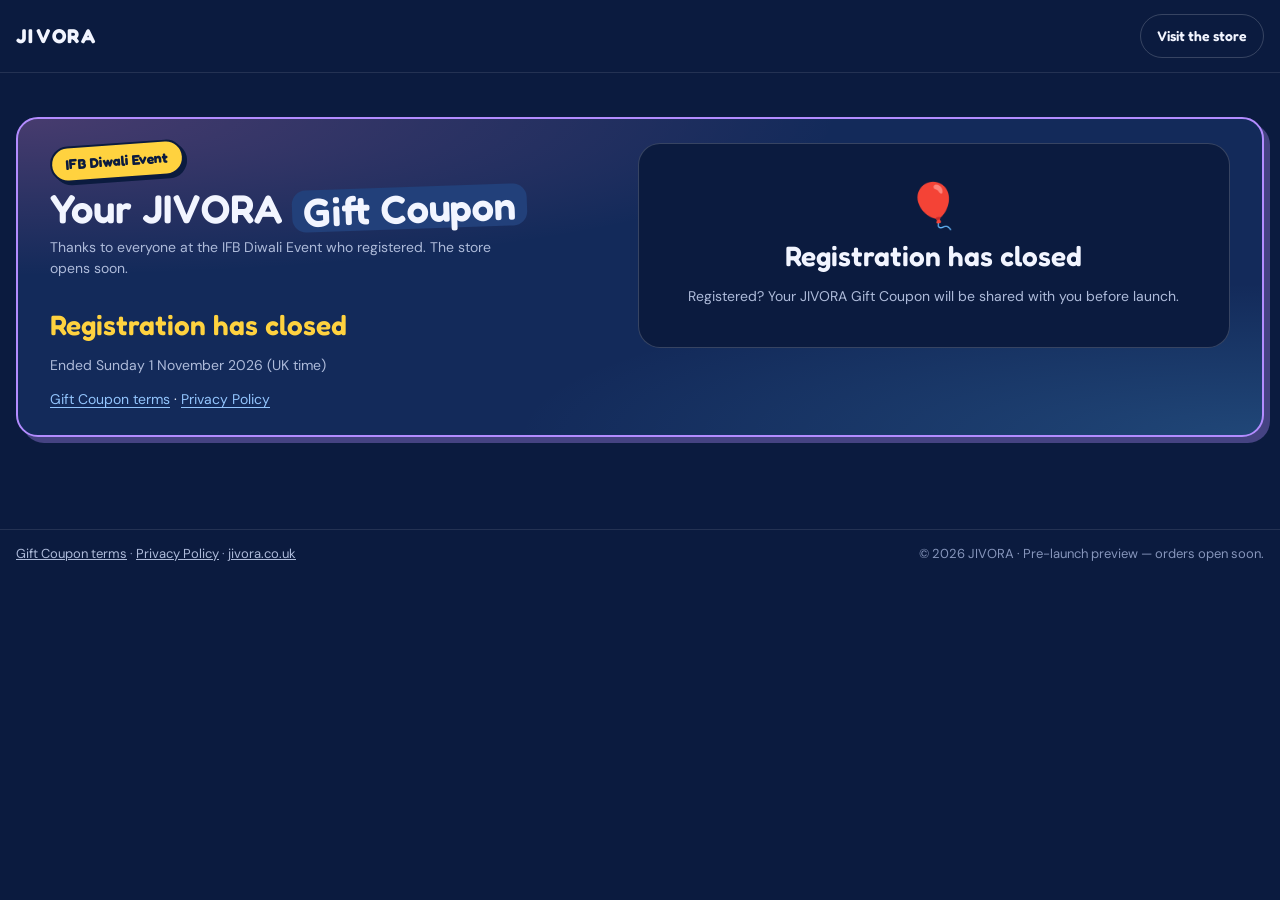
<file: register/index.html>
<!--
  JIVORA — short registration landing page for the QR code: https://jivora.co.uk/register/
  Only the pre-launch event (same markup, timer and form as the homepage #event section) with a slim header and footer.
  Timer logic is unchanged: event-config.js + site.js + event.js (before = countdown, during = form, after = "registration has closed").
  ?preview=event / ?preview=after work here too. Shared files live one level up (../) inside the site.
-->
<!DOCTYPE html>
<html lang="en">
<head>
  <meta charset="UTF-8">
  <meta name="viewport" content="width=device-width, initial-scale=1">
  <meta name="robots" content="noindex">
  <title>IFB Diwali Event: your Gift Coupon | JIVORA</title>
  <meta name="description" content="Exclusive for IFB Diwali Event participants: register on Sunday 1 November 2026 (UK time) to receive your JIVORA Gift Coupon, redeemable when JIVORA officially launches.">
  <meta name="theme-color" content="#0B1B3F">
  <link rel="icon" href="data:,">
  <link rel="preconnect" href="https://fonts.googleapis.com">
  <link rel="preconnect" href="https://fonts.gstatic.com" crossorigin>
  <link href="https://fonts.googleapis.com/css2?family=DM+Sans:opsz,wght@9..40,400;9..40,500;9..40,700&family=Fredoka:wght@500;600;700&family=Space+Grotesk:wght@500;600;700&display=swap" rel="stylesheet">
  <link rel="stylesheet" href="../style.css">
  <script src="../event-config.js"></script>
  <!-- The event lives in the shop interface -->
  <script>
    (function () {
      var d = document.documentElement;
      d.classList.add("js");
      d.setAttribute("data-mode", "shop");
    })();
  </script>
  <script src="../products.js" defer></script>
  <script src="../site.js" defer></script>
  <script src="../event.js" defer></script>
</head>
<body class="page-register" data-page="register/">
  <a class="skip-link" href="#main">Skip to content</a>

  <!-- ===== SLIM HEADER ===== -->
  <header class="reg-head">
    <div class="container reg-head__inner">
      <a class="logo" href="../index.html" aria-label="JIVORA home">
        <span class="logo__word" role="img" aria-label="JIVORA">JI<span class="logo__gap">VORA</span></span>
      </a>
      <a class="btn btn--sm btn--ghost" href="../index.html">Visit the store</a>
    </div>
  </header>

  <main id="main">
    <section class="block event-block" id="event" data-for="shop" aria-labelledby="event-title">
      <div class="container">
        <div class="event" data-event data-phase="before">
          <p class="preview-badge" data-preview-badge hidden>Preview</p>
          <div class="event__intro">
            <p class="event__stickers"><span class="sticker sticker--yellow">IFB Diwali Event</span><span class="sticker sticker--pink" data-phase-show="during" hidden>Live now</span></p>
            <h1 class="event__title" id="event-title">Your <span class="brand-name">JIVORA</span> <span class="event__highlight">Gift Coupon</span></h1>
            <p class="event__text" data-event-text>Exclusive for IFB Diwali Event participants. Register on 1 November to receive your Gift Coupon, redeemable when JIVORA officially launches.</p>

            <div class="event__clock" data-phase-hide="after">
              <p class="event__clock-label" data-timer-label>Event starts in</p>
              <div class="timer" data-timer aria-hidden="true">
                <span class="timer__unit" data-unit="d"><span class="timer__num" data-num="d">00</span><span class="timer__lbl">days</span></span>
                <span class="timer__unit" data-unit="h"><span class="timer__num" data-num="h">00</span><span class="timer__lbl">hrs</span></span>
                <span class="timer__unit" data-unit="m"><span class="timer__num" data-num="m">00</span><span class="timer__lbl">mins</span></span>
                <span class="timer__unit" data-unit="s"><span class="timer__num" data-num="s">00</span><span class="timer__lbl">secs</span></span>
              </div>
            </div>
            <p class="event__ended" data-phase-show="after" hidden>Registration has closed</p>
            <p class="event__when" data-event-when></p>

            <ul class="event__points" data-phase-hide="after">
              <li>For IFB Diwali Event participants</li>
              <li>One Gift Coupon per person and email</li>
              <li>Takes about a minute</li>
            </ul>
            <p class="event__links"><a href="../terms.html#offer">Gift Coupon terms</a><span aria-hidden="true"> · </span><a href="../privacy.html">Privacy Policy</a></p>
          </div>

          <div class="event__panel">

            <!-- Before / after the event: message only (no forms) -->
            <div class="event__msg" data-phase-hide="during">
              <p class="event__msg-icon" aria-hidden="true" data-msg-icon>⏳</p>
              <h3 class="event__msg-title" data-msg-title>Registration opens on 1 Nov — come back to claim your Gift Coupon</h3>
              <p class="event__msg-text" data-msg-text></p>
            </div>

            <!-- During the event: 2-step registration -->
            <form class="reg" data-reg-form data-phase-show="during" hidden novalidate>
              <div class="reg__progress">
                <p class="reg__step-label" data-reg-label>Step 1 of 2 · Your details</p>
                <span class="reg__bar" aria-hidden="true"><span class="reg__bar-fill" data-reg-bar></span></span>
              </div>

              <fieldset class="reg__step" data-reg-step="1">
                <legend class="visually-hidden">Your details</legend>
                <div class="field">
                  <label for="reg-name">Full name</label>
                  <input class="input" id="reg-name" name="name" type="text" autocomplete="name" maxlength="80" required aria-describedby="reg-name-err">
                  <p class="field__error" id="reg-name-err" hidden></p>
                </div>
                <div class="field">
                  <label for="reg-email">Email</label>
                  <input class="input" id="reg-email" name="email" type="email" autocomplete="email" inputmode="email" maxlength="120" required aria-describedby="reg-email-err">
                  <p class="field__error" id="reg-email-err" hidden></p>
                </div>
                <fieldset class="field">
                  <legend class="field__legend">Country</legend>
                  <div class="seg-radio">
                    <input type="radio" id="reg-country-uk" name="country" value="UK" aria-describedby="reg-country-err"><label for="reg-country-uk">UK</label>
                    <input type="radio" id="reg-country-in" name="country" value="India" aria-describedby="reg-country-err"><label for="reg-country-in">India</label>
                  </div>
                  <p class="field__error" id="reg-country-err" hidden></p>
                </fieldset>
                <div class="reg__row">
                  <div class="field">
                    <label for="reg-mobile">Mobile <span class="field__opt">(optional)</span></label>
                    <input class="input" id="reg-mobile" name="mobile" type="tel" autocomplete="tel" inputmode="tel" maxlength="20" aria-describedby="reg-mobile-err">
                    <p class="field__error" id="reg-mobile-err" hidden></p>
                  </div>
                  <div class="field">
                    <label for="reg-city">City <span class="field__opt">(optional)</span></label>
                    <input class="input" id="reg-city" name="city" type="text" autocomplete="address-level2" maxlength="60">
                  </div>
                </div>
                <button class="btn btn--primary btn--block" type="button" data-reg-next>Continue</button>
              </fieldset>

              <fieldset class="reg__step" data-reg-step="2" hidden>
                <legend class="visually-hidden">Toys you like</legend>
                <fieldset class="field">
                  <legend class="field__legend">Toy categories you like <span class="field__opt">(pick one or more)</span></legend>
                  <div class="pick-chips" data-reg-cats></div>
                  <p class="field__error" id="reg-cats-err" hidden></p>
                </fieldset>
                <div class="consent">
                  <input type="checkbox" id="reg-ifb" name="ifbParticipant" required aria-describedby="reg-ifb-err">
                  <label for="reg-ifb">I am attending the IFB Diwali Event</label>
                  <p class="field__error" id="reg-ifb-err" hidden></p>
                </div>
                <div class="consent">
                  <input type="checkbox" id="reg-terms" name="consentTerms" required aria-describedby="reg-terms-err">
                  <label for="reg-terms">I agree to the <a href="../terms.html" target="_blank" rel="noopener">Terms</a> and <a href="../privacy.html" target="_blank" rel="noopener">Privacy Policy</a></label>
                  <p class="field__error" id="reg-terms-err" hidden></p>
                </div>
                <div class="consent">
                  <input type="checkbox" id="reg-news" name="consentMarketing">
                  <label for="reg-news">Send me launch offers and news <span class="field__opt">(optional)</span></label>
                </div>
                <!-- Honeypot: invisible to people and screen readers, not focusable, never autofilled; bots fill it in -->
                <div class="hp" aria-hidden="true"><label for="reg-hp">Leave this field empty</label><input id="reg-hp" type="text" name="hp_check" value="" tabindex="-1" autocomplete="off" data-lpignore="true" data-1p-ignore data-honeypot></div>
                <div class="reg__actions">
                  <button class="btn btn--ghost" type="button" data-reg-back>Back</button>
                  <button class="btn btn--primary reg__submit" type="submit" data-reg-submit>Claim my Gift Coupon</button>
                </div>
              </fieldset>
              <p class="form-msg reg__msg" role="status" aria-live="polite" data-reg-msg></p>
            </form>

            <!-- Success -->
            <div class="reg-done" data-reg-done hidden tabindex="-1" aria-labelledby="reg-done-title">
              <p class="reg-done__icon" aria-hidden="true">🎉</p>
              <h3 class="reg-done__title" id="reg-done-title">You're registered!</h3>
              <p class="reg-done__text" data-reg-text>Your JIVORA Gift Coupon will be shared with you before launch.</p>
              <div class="reg-done__code" data-reg-code hidden>
                <span class="reg-done__code-label">Your coupon code:</span>
                <strong class="reg-done__code-value" data-reg-code-value></strong>
                <button class="btn btn--sm btn--ghost" type="button" data-reg-copy>Copy</button>
              </div>
              <p class="reg-done__linked" data-reg-linked hidden></p>
              <button class="link-btn" type="button" data-reg-again>Register another email</button>
            </div>
          </div>
        </div>
      </div>
    </section>
  </main>

  <!-- ===== SLIM FOOTER ===== -->
  <footer class="reg-foot">
    <div class="container reg-foot__inner">
      <p class="footer__legal"><a href="../terms.html#offer">Gift Coupon terms</a> · <a href="../privacy.html">Privacy Policy</a> · <a href="../index.html">jivora.co.uk</a></p>
      <p>© 2026 JIVORA · Pre-launch preview — orders open soon.</p>
    </div>
  </footer>

  <div class="toast" id="toast" role="status" aria-live="polite"></div>
</body>
</html>
</file>
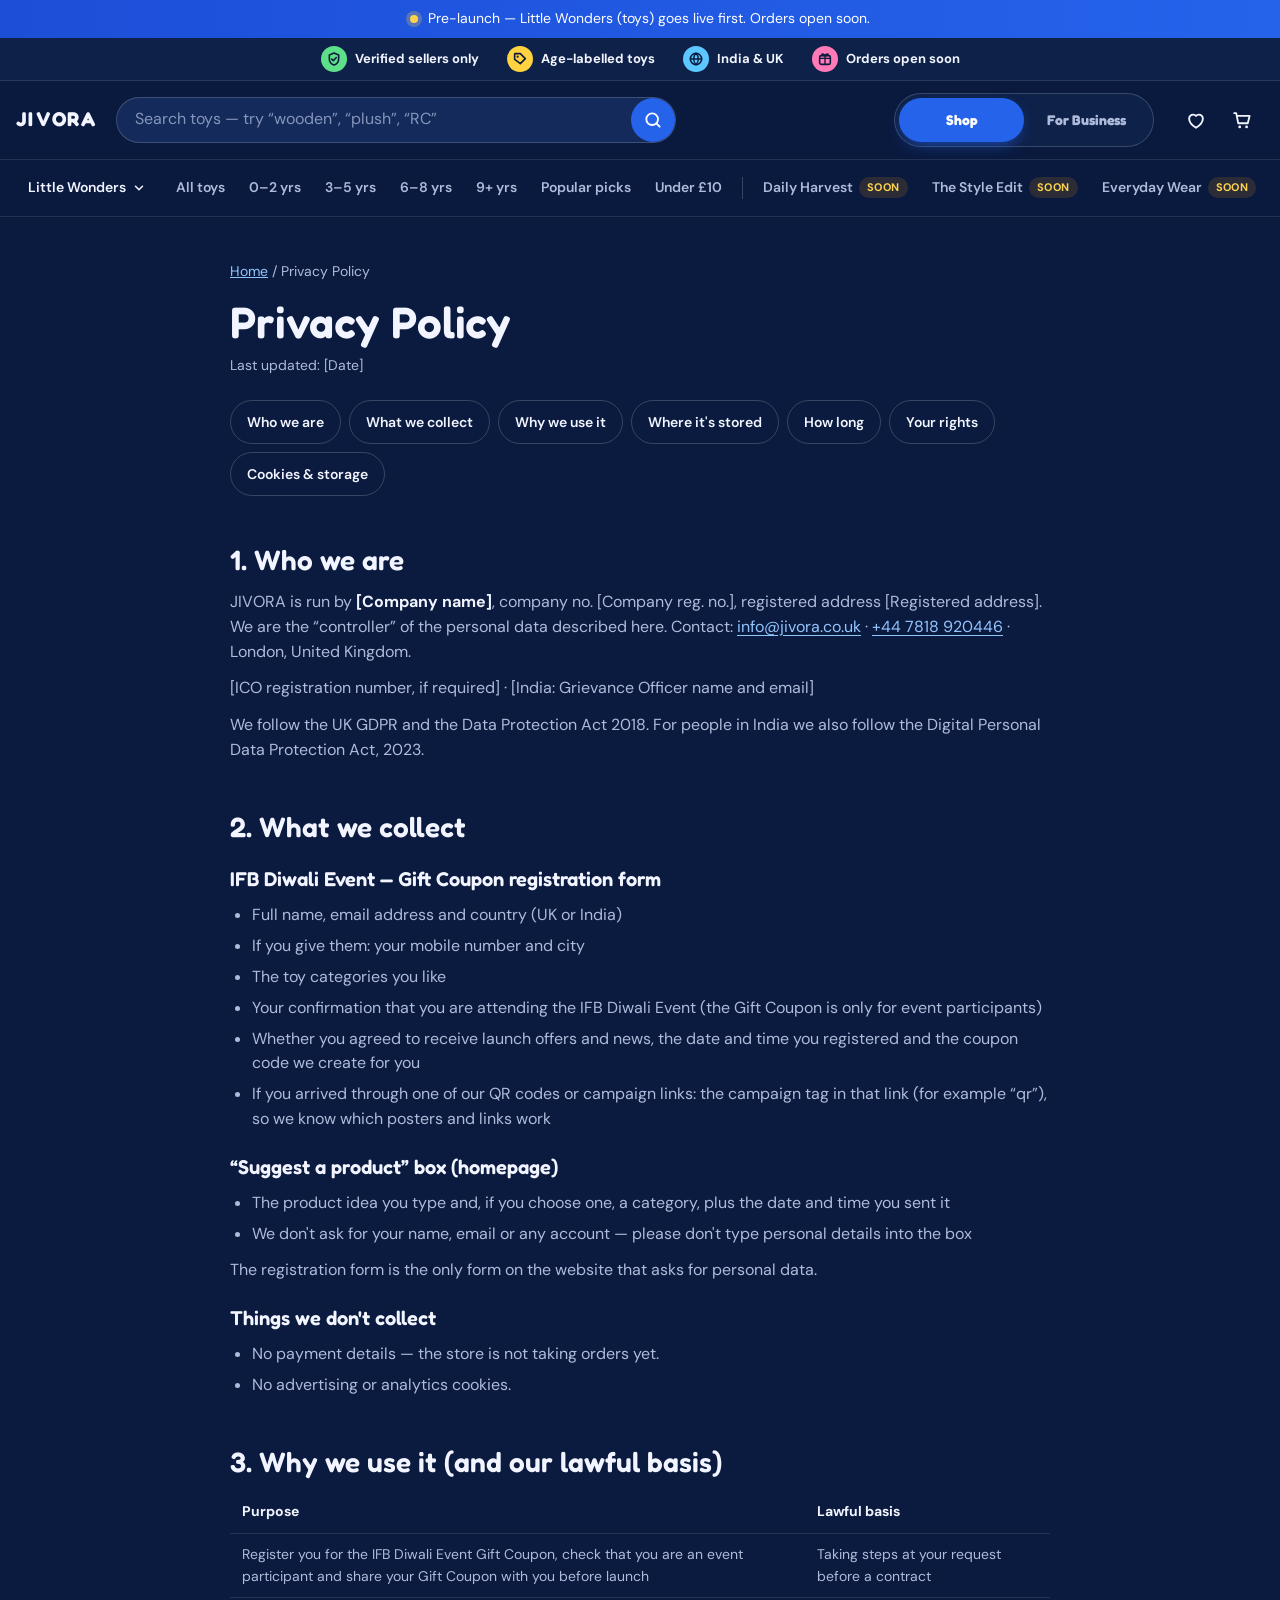
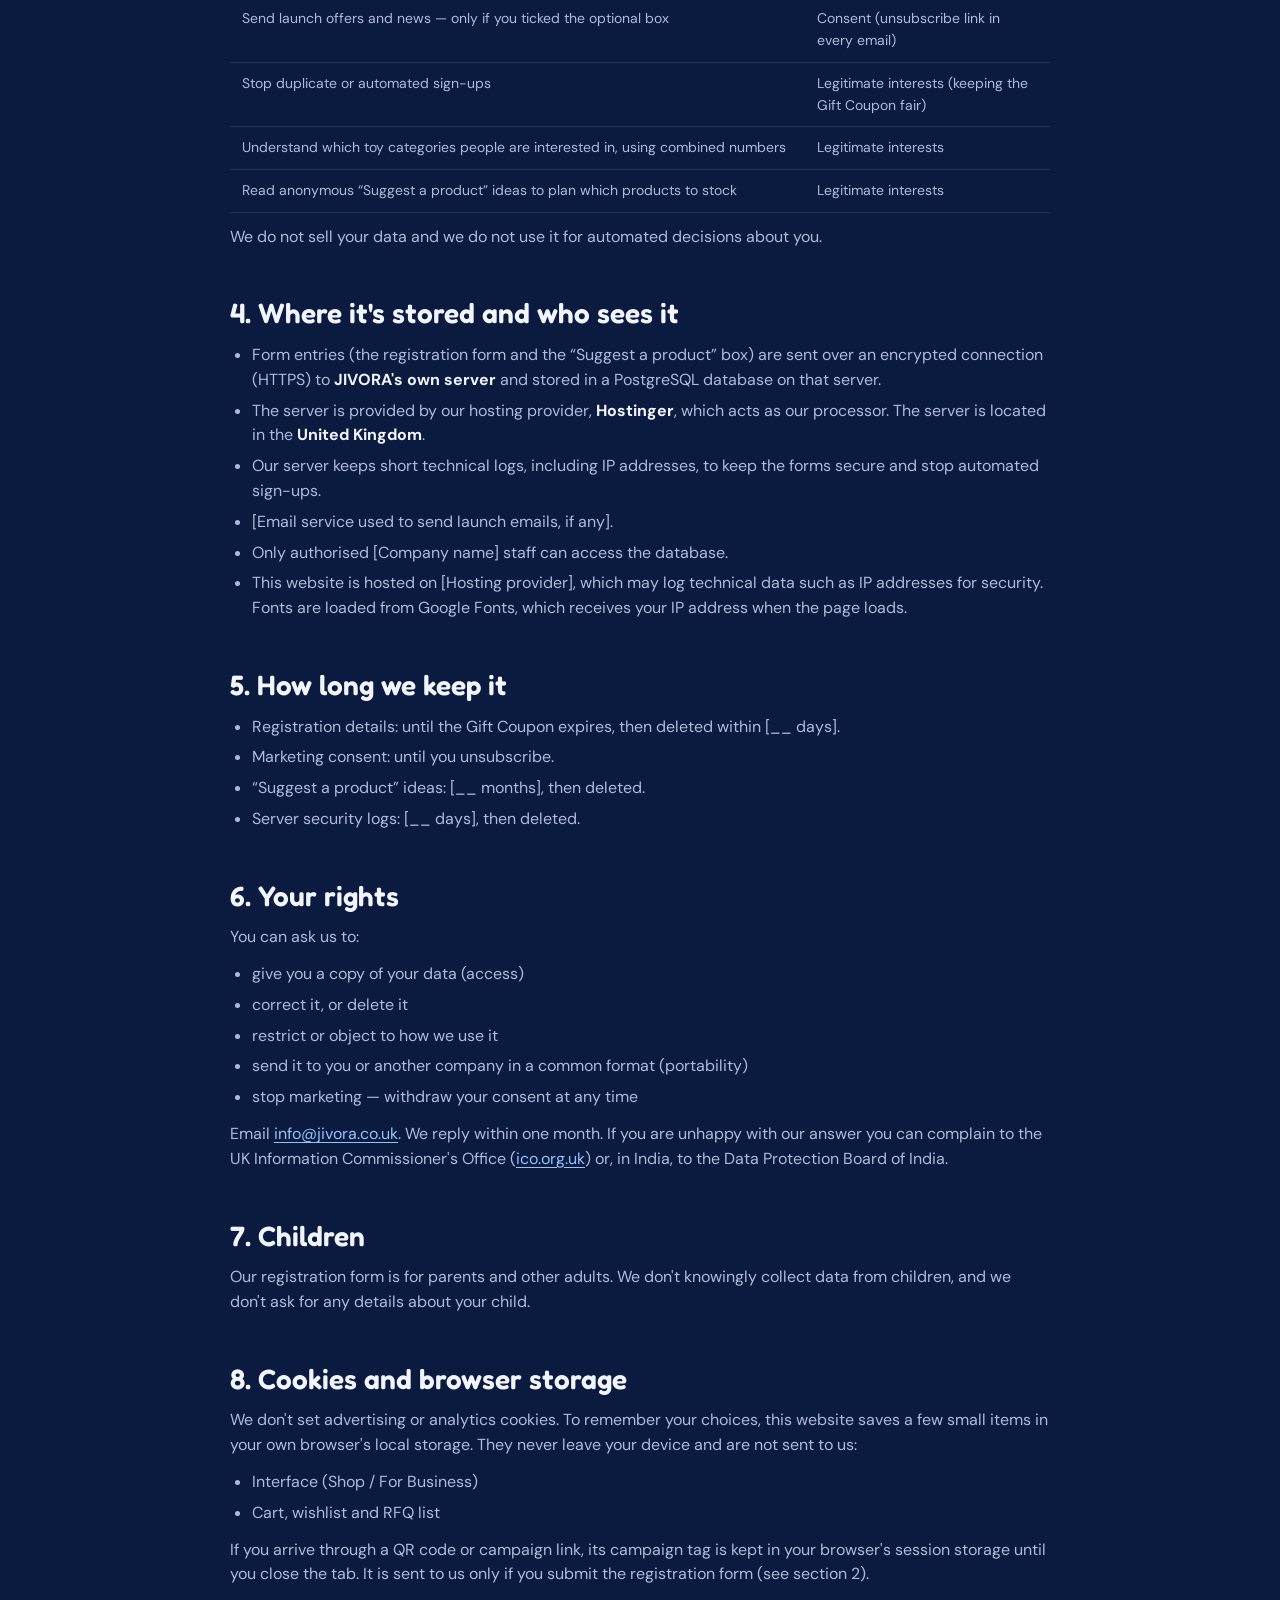
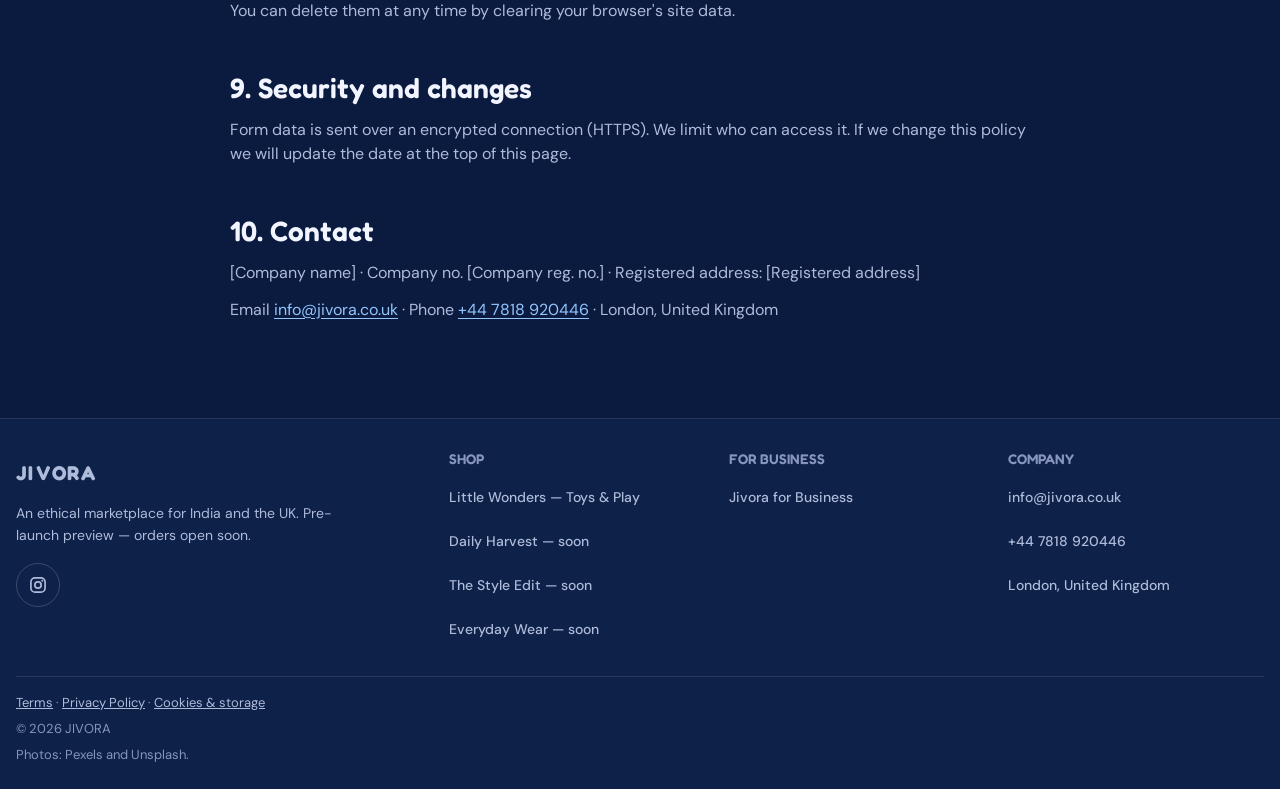
<file: privacy.html>
<!--
  Template — client/legal review required.
  Sample 2 — Privacy Policy (brief §14 "Decisions 27 Oct", E-4; §15 "Decisions 29 Oct": IFB Diwali Event Gift Coupon form,
  "I am attending the IFB Diwali Event" field): basic UK GDPR-friendly template — what data the
  pre-launch registration form collects, why (lawful basis), where it is stored (JIVORA's own server, PostgreSQL, Hostinger, United Kingdom), how long,
  user rights (ICO), children, browser storage. Company details are [bracketed] placeholders (brief Open Question 24).
  Shared behaviour: site.js.
-->
<!DOCTYPE html>
<html lang="en">
<head>
  <meta charset="UTF-8">
  <meta name="viewport" content="width=device-width, initial-scale=1">
  <meta name="robots" content="noindex">
  <title>Privacy Policy | JIVORA</title>
  <meta name="description" content="How JIVORA collects, uses and stores personal data from its pre-launch forms.">
  <meta name="theme-color" content="#0B1B3F">
  <link rel="icon" href="data:,">
  <link rel="preconnect" href="https://fonts.googleapis.com">
  <link rel="preconnect" href="https://fonts.gstatic.com" crossorigin>
  <link href="https://fonts.googleapis.com/css2?family=DM+Sans:opsz,wght@9..40,400;9..40,500;9..40,700&family=Fredoka:wght@500;600;700&family=Space+Grotesk:wght@500;600;700&display=swap" rel="stylesheet">
  <link rel="stylesheet" href="./style.css">
  <!-- Event settings (one place for all pages) -->
  <script src="./event-config.js"></script>
  <!-- Mode is set before first paint so the page never flashes the wrong interface -->
  <script>
    (function () {
      var d = document.documentElement, mode = null;
      d.classList.add("js");
      try { mode = new URLSearchParams(window.location.search).get("mode"); } catch (e) {}
      if (mode !== "business" && mode !== "shop") {
        try { mode = window.localStorage.getItem("jivora-s2-mode"); } catch (e) {}
      }
      d.setAttribute("data-mode", mode === "business" ? "business" : "shop");
    })();
  </script>
  <script src="./products.js" defer></script>
  <script src="./site.js" defer></script>
</head>
<body class="page-legal">
  <a class="skip-link" href="#main">Skip to content</a>

  <!-- ===== ANNOUNCEMENT BAR (pre-launch, no date) ===== -->
  <div class="announcement">
    <p class="announcement__text">
      <span class="announcement__dot" aria-hidden="true"></span>
      <span data-for="shop">Pre-launch — Little Wonders (toys) goes live first. Orders open soon.</span>
      <span data-for="business">Pre-launch — business enquiries are open. Orders open soon.</span>
      <a class="announcement__link" href="index.html#event" data-go-mode="shop" data-for="shop" data-event-link>IFB Diwali: claim your Gift Coupon</a>
      <a class="announcement__link" href="index.html?mode=business#enquire" data-go-mode="business" data-for="business">Talk to us</a>
    </p>
  </div>

  <!-- ===== USP BAR (true claims only; marquee on phones) ===== -->
  <div class="usp" aria-label="Why shop with JIVORA">
    <div class="usp__track">
      <ul class="usp__list">
        <li class="usp__item usp__item--offer" data-event-link><a class="usp__link" href="index.html#event" data-go-mode="shop"><span class="usp__icon tone-pink" aria-hidden="true"><svg width="16" height="16" viewBox="0 0 24 24"><path d="M16 7.4A4 4 0 0 0 9 9.6V18M6.5 13h7M6 18.5h12" fill="none" stroke="currentColor" stroke-width="2.6" stroke-linecap="round" stroke-linejoin="round"/></svg></span>IFB Diwali: claim your Gift Coupon</a></li>
        <li class="usp__item"><span class="usp__icon tone-green" aria-hidden="true"><svg width="16" height="16" viewBox="0 0 24 24"><path d="M12 3l7 3v5.5c0 4.4-3 8.2-7 9.5-4-1.3-7-5.1-7-9.5V6l7-3z" fill="none" stroke="currentColor" stroke-width="2.4" stroke-linejoin="round"/><path d="M8.5 12l2.4 2.4L15.5 9.8" fill="none" stroke="currentColor" stroke-width="2.4" stroke-linecap="round" stroke-linejoin="round"/></svg></span>Verified sellers only</li>
        <li class="usp__item"><span class="usp__icon tone-yellow" aria-hidden="true"><svg width="16" height="16" viewBox="0 0 24 24"><path d="M4 12.5V5a1 1 0 0 1 1-1h7.5L20 11.5 12.5 19 4 12.5z" fill="none" stroke="currentColor" stroke-width="2.4" stroke-linejoin="round"/><circle cx="8.5" cy="8.5" r="1.6" fill="currentColor"/></svg></span>Age-labelled toys</li>
        <li class="usp__item"><span class="usp__icon tone-sky" aria-hidden="true"><svg width="16" height="16" viewBox="0 0 24 24"><circle cx="12" cy="12" r="8.5" fill="none" stroke="currentColor" stroke-width="2.4"/><path d="M3.5 12h17M12 3.5c2.4 2.4 3.5 5.3 3.5 8.5s-1.1 6.1-3.5 8.5c-2.4-2.4-3.5-5.3-3.5-8.5S9.6 5.9 12 3.5z" fill="none" stroke="currentColor" stroke-width="2"/></svg></span>India &amp; UK</li>
        <li class="usp__item"><span class="usp__icon tone-pink" aria-hidden="true"><svg width="16" height="16" viewBox="0 0 24 24"><rect x="4" y="7" width="16" height="13" rx="2.5" fill="none" stroke="currentColor" stroke-width="2.4"/><path d="M4 11h16M12 7v13M12 7c-1.5-3-5-3.5-5-1.2C7 7 9.5 7 12 7zm0 0c1.5-3 5-3.5 5-1.2C17 7 14.5 7 12 7z" fill="none" stroke="currentColor" stroke-width="2" stroke-linejoin="round"/></svg></span>Orders open soon</li>
      </ul>
      <ul class="usp__list usp__list--clone" aria-hidden="true"></ul>
    </div>
  </div>

  <!-- ===== HEADER ===== -->
  <header class="header" id="header">
    <div class="container header__inner">
      <button class="icon-btn header__menu" type="button" id="menu-toggle" aria-label="Open menu" aria-expanded="false" aria-controls="drawer">
        <svg width="24" height="24" viewBox="0 0 24 24" aria-hidden="true"><path d="M4 7h16M4 12h16M4 17h10" stroke="currentColor" stroke-width="2" stroke-linecap="round"/></svg>
      </button>

      <a class="logo" href="index.html" data-mode-link aria-label="JIVORA home">
        <span class="logo__word" role="img" aria-label="JIVORA">JI<span class="logo__gap">VORA</span></span>
      </a>

      <form class="search" role="search" action="toys.html" data-search>
        <label class="visually-hidden" for="search-input">Search toys</label>
        <input class="search__input" id="search-input" name="q" type="search" placeholder="Search toys — try “wooden”, “plush”, “RC”" autocomplete="off">
        <button class="search__btn" type="submit" aria-label="Search">
          <svg width="20" height="20" viewBox="0 0 24 24" aria-hidden="true"><circle cx="11" cy="11" r="7" fill="none" stroke="currentColor" stroke-width="2.2"/><path d="M20 20l-4-4" stroke="currentColor" stroke-width="2.2" stroke-linecap="round"/></svg>
        </button>
      </form>

      <div class="mode-toggle" role="group" aria-label="Choose interface">
        <span class="mode-toggle__thumb" aria-hidden="true"></span>
        <button class="mode-toggle__btn" type="button" data-set-mode="shop" aria-pressed="true">Shop</button>
        <button class="mode-toggle__btn" type="button" data-set-mode="business" aria-pressed="false">For Business</button>
      </div>

      <div class="header__actions">
        <button class="icon-btn" type="button" data-open-sheet="wishlist" data-for="shop" aria-label="Wishlist, 0 items">
          <svg width="22" height="22" viewBox="0 0 24 24" aria-hidden="true"><path d="M12 20.5s-7.5-4.6-7.5-10.2A4.3 4.3 0 0 1 12 7.6a4.3 4.3 0 0 1 7.5 2.7c0 5.6-7.5 10.2-7.5 10.2z" fill="none" stroke="currentColor" stroke-width="2" stroke-linejoin="round"/></svg>
          <span class="count" data-count="wishlist" aria-hidden="true">0</span>
        </button>
        <button class="icon-btn" type="button" data-open-sheet="cart" data-for="shop" aria-label="Cart, 0 items">
          <svg width="22" height="22" viewBox="0 0 24 24" aria-hidden="true"><path d="M3.5 4.5h2.2l2.2 11h10.4l2-8H7" fill="none" stroke="currentColor" stroke-width="2" stroke-linecap="round" stroke-linejoin="round"/><circle cx="9.5" cy="19.5" r="1.5" fill="currentColor"/><circle cx="17" cy="19.5" r="1.5" fill="currentColor"/></svg>
          <span class="count" data-count="cart" aria-hidden="true">0</span>
        </button>
        <button class="rfq-btn" type="button" data-open-sheet="rfq" data-for="business" aria-label="RFQ list, 0 products">
          <svg width="20" height="20" viewBox="0 0 24 24" aria-hidden="true"><rect x="5" y="4" width="14" height="17" rx="2.5" fill="none" stroke="currentColor" stroke-width="2"/><path d="M9 4V3h6v1M9 10h6M9 14h6M9 18h3" fill="none" stroke="currentColor" stroke-width="2" stroke-linecap="round"/></svg>
          <span class="rfq-btn__label">RFQ list</span>
          <span class="count" data-count="rfq" aria-hidden="true">0</span>
        </button>
      </div>
    </div>

    <!-- Category / business navigation strip -->
    <nav class="catnav" aria-label="Main">
      <div class="container catnav__inner">
        <div class="mode-toggle mode-toggle--mini" role="group" aria-label="Choose interface">
          <span class="mode-toggle__thumb" aria-hidden="true"></span>
          <button class="mode-toggle__btn" type="button" data-set-mode="shop" aria-pressed="true">Shop</button>
          <button class="mode-toggle__btn" type="button" data-set-mode="business" aria-pressed="false">Business</button>
        </div>
        <!-- "Little Wonders" (Toys segment) mega-menu: 10 client categories (filled by site.js from products.js) -->
        <div class="megamenu" data-for="shop" data-megamenu>
          <button class="catnav__link megamenu__btn" type="button" aria-expanded="false" aria-controls="megamenu-panel" data-megamenu-toggle>Little Wonders</button>
          <div class="megamenu__panel" id="megamenu-panel" data-megamenu-panel></div>
        </div>
        <ul class="catnav__list" data-for="shop">
          <li data-event-link><a class="catnav__link catnav__link--offer" href="index.html#event" data-go-mode="shop">IFB Diwali: claim your Gift Coupon</a></li>
          <li><a class="catnav__link" href="toys.html" data-mode-link data-catnav="">All toys</a></li>
          <li><a class="catnav__link" href="toys.html?age=0-2" data-mode-link data-catnav="age=0-2">0–2 yrs</a></li>
          <li><a class="catnav__link" href="toys.html?age=3-5" data-mode-link data-catnav="age=3-5">3–5 yrs</a></li>
          <li><a class="catnav__link" href="toys.html?age=6-8" data-mode-link data-catnav="age=6-8">6–8 yrs</a></li>
          <li><a class="catnav__link" href="toys.html?age=9%2B" data-mode-link data-catnav="age=9+">9+ yrs</a></li>
          <li><a class="catnav__link" href="toys.html?popular=1" data-mode-link data-catnav="popular=1">Popular picks</a></li>
          <li><a class="catnav__link" href="toys.html?price=under" data-mode-link data-catnav="price=under" data-under-label>Under £10</a></li>
          <li class="catnav__sep" aria-hidden="true"></li>
          <li><button class="catnav__link" type="button" data-soon="fmcg">Daily Harvest <span class="soon-pill">Soon</span></button></li>
          <li><button class="catnav__link" type="button" data-soon="accessories">The Style Edit <span class="soon-pill">Soon</span></button></li>
          <li><button class="catnav__link" type="button" data-soon="apparel">Everyday Wear <span class="soon-pill">Soon</span></button></li>
        </ul>
        <ul class="catnav__list" data-for="business">
          <li><a class="catnav__link" href="index.html?mode=business#start" data-go-mode="business">Start your business</a></li>
          <li><a class="catnav__link" href="index.html?mode=business#plans" data-go-mode="business">Support plans</a></li>
          <li><a class="catnav__link" href="toys.html?mode=business" data-go-mode="business">Wholesale catalogue</a></li>
          <li><a class="catnav__link" href="index.html?mode=business#trust" data-go-mode="business">Why Jivora</a></li>
          <li><a class="catnav__link" href="index.html?mode=business#enquire" data-go-mode="business">Become a supplier</a></li>
        </ul>
      </div>
    </nav>
  </header>

  <!-- ===== MOBILE DRAWER ===== -->
  <div class="drawer" id="drawer" hidden>
    <div class="drawer__overlay" data-close-drawer></div>
    <div class="drawer__panel" role="dialog" aria-modal="true" aria-label="Menu" tabindex="-1">
      <div class="drawer__head">
        <span class="drawer__title">Menu</span>
        <button class="icon-btn" type="button" data-close-drawer aria-label="Close menu">
          <svg width="24" height="24" viewBox="0 0 24 24" aria-hidden="true"><path d="M6 6l12 12M18 6L6 18" stroke="currentColor" stroke-width="2" stroke-linecap="round"/></svg>
        </button>
      </div>
      <div class="drawer__body">
        <p class="drawer__label">Interface</p>
        <div class="mode-toggle mode-toggle--block" role="group" aria-label="Choose interface">
          <span class="mode-toggle__thumb" aria-hidden="true"></span>
          <button class="mode-toggle__btn" type="button" data-set-mode="shop" aria-pressed="true">Shop</button>
          <button class="mode-toggle__btn" type="button" data-set-mode="business" aria-pressed="false">For Business</button>
        </div>
        <ul class="drawer__list" data-for="shop">
          <li data-event-link><a class="drawer__offer" href="index.html#event" data-go-mode="shop">IFB Diwali: claim your Gift Coupon</a></li>
          <li><a href="index.html#popular" data-mode-link>Popular picks</a></li>
          <li><a href="toys.html?price=under" data-mode-link data-under-label>Under £10</a></li>
        </ul>
        <p class="drawer__label" data-for="shop">Shop by age</p>
        <ul class="drawer__list" data-for="shop" data-drawer-ages></ul>
        <p class="drawer__label" data-for="shop">Little Wonders · Toys &amp; Play</p>
        <ul class="drawer__list" data-for="shop" data-drawer-cats></ul>
        <ul class="drawer__list" data-for="business">
          <li><a href="index.html?mode=business#start" data-go-mode="business">Start your business</a></li>
          <li><a href="index.html?mode=business#plans" data-go-mode="business">Support plans</a></li>
          <li><a href="toys.html?mode=business" data-go-mode="business">Wholesale catalogue</a></li>
          <li><a href="index.html?mode=business#enquire" data-go-mode="business">Become a supplier</a></li>
        </ul>
        <p class="drawer__label">Coming soon</p>
        <ul class="drawer__list drawer__list--soon">
          <li><button type="button" data-soon="fmcg">Daily Harvest <span class="soon-pill">Soon</span></button></li>
          <li><button type="button" data-soon="accessories">The Style Edit <span class="soon-pill">Soon</span></button></li>
          <li><button type="button" data-soon="apparel">Everyday Wear <span class="soon-pill">Soon</span></button></li>
        </ul>
      </div>
    </div>
  </div>

  <main id="main">
    <article class="container legal" aria-labelledby="legal-title">
      <nav aria-label="Breadcrumb"><p class="legal__crumbs"><a href="index.html" data-mode-link>Home</a> / Privacy Policy</p></nav>
      <h1 class="legal__title" id="legal-title">Privacy Policy</h1>
      <p class="legal__meta">Last updated: [Date]</p>
      <nav class="legal__toc" aria-label="On this page">
        <a href="#who">Who we are</a>
        <a href="#data">What we collect</a>
        <a href="#why">Why we use it</a>
        <a href="#where">Where it's stored</a>
        <a href="#how-long">How long</a>
        <a href="#rights">Your rights</a>
        <a href="#storage">Cookies &amp; storage</a>
      </nav>

      <section class="legal__section" id="who" aria-labelledby="who-title">
        <h2 id="who-title">1. Who we are</h2>
        <p>JIVORA is run by <strong>[Company name]</strong>, company no. [Company reg. no.], registered address [Registered address]. We are the “controller” of the personal data described here. Contact: <a href="mailto:info@jivora.co.uk">info@jivora.co.uk</a> · <a href="tel:+447818920446">+44 7818 920446</a> · London, United Kingdom.</p>
        <p>[ICO registration number, if required] · [India: Grievance Officer name and email]</p>
        <p>We follow the UK GDPR and the Data Protection Act 2018. For people in India we also follow the Digital Personal Data Protection Act, 2023.</p>
      </section>

      <section class="legal__section" id="data" aria-labelledby="data-title">
        <h2 id="data-title">2. What we collect</h2>
        <h3>IFB Diwali Event — Gift Coupon registration form</h3>
        <ul>
          <li>Full name, email address and country (UK or India)</li>
          <li>If you give them: your mobile number and city</li>
          <li>The toy categories you like</li>
          <li>Your confirmation that you are attending the IFB Diwali Event (the Gift Coupon is only for event participants)</li>
          <li>Whether you agreed to receive launch offers and news, the date and time you registered and the coupon code we create for you</li>
          <li>If you arrived through one of our QR codes or campaign links: the campaign tag in that link (for example “qr”), so we know which posters and links work</li>
        </ul>
        <h3>“Suggest a product” box (homepage)</h3>
        <ul>
          <li>The product idea you type and, if you choose one, a category, plus the date and time you sent it</li>
          <li>We don't ask for your name, email or any account — please don't type personal details into the box</li>
        </ul>
        <p>The registration form is the only form on the website that asks for personal data.</p>
        <h3>Things we don't collect</h3>
        <ul>
          <li>No payment details — the store is not taking orders yet.</li>
          <li>No advertising or analytics cookies.</li>
        </ul>
      </section>

      <section class="legal__section" id="why" aria-labelledby="why-title">
        <h2 id="why-title">3. Why we use it (and our lawful basis)</h2>
        <div class="legal__table-wrap" tabindex="0" role="region" aria-label="Purposes and lawful bases">
          <table class="legal__table">
            <thead><tr><th scope="col">Purpose</th><th scope="col">Lawful basis</th></tr></thead>
            <tbody>
              <tr><td>Register you for the IFB Diwali Event Gift Coupon, check that you are an event participant and share your Gift Coupon with you before launch</td><td>Taking steps at your request before a contract</td></tr>
              <tr><td>Send launch offers and news — only if you ticked the optional box</td><td>Consent (unsubscribe link in every email)</td></tr>
              <tr><td>Stop duplicate or automated sign-ups</td><td>Legitimate interests (keeping the Gift Coupon fair)</td></tr>
              <tr><td>Understand which toy categories people are interested in, using combined numbers</td><td>Legitimate interests</td></tr>
              <tr><td>Read anonymous “Suggest a product” ideas to plan which products to stock</td><td>Legitimate interests</td></tr>
            </tbody>
          </table>
        </div>
        <p>We do not sell your data and we do not use it for automated decisions about you.</p>
      </section>

      <section class="legal__section" id="where" aria-labelledby="where-title">
        <h2 id="where-title">4. Where it's stored and who sees it</h2>
        <ul>
          <li>Form entries (the registration form and the “Suggest a product” box) are sent over an encrypted connection (HTTPS) to <strong>JIVORA's own server</strong> and stored in a PostgreSQL database on that server.</li>
          <li>The server is provided by our hosting provider, <strong>Hostinger</strong>, which acts as our processor. The server is located in the <strong>United Kingdom</strong>.</li>
          <li>Our server keeps short technical logs, including IP addresses, to keep the forms secure and stop automated sign-ups.</li>
          <li>[Email service used to send launch emails, if any].</li>
          <li>Only authorised [Company name] staff can access the database.</li>
          <li>This website is hosted on [Hosting provider], which may log technical data such as IP addresses for security. Fonts are loaded from Google Fonts, which receives your IP address when the page loads.</li>
        </ul>
      </section>

      <section class="legal__section" id="how-long" aria-labelledby="how-long-title">
        <h2 id="how-long-title">5. How long we keep it</h2>
        <ul>
          <li>Registration details: until the Gift Coupon expires, then deleted within [__ days].</li>
          <li>Marketing consent: until you unsubscribe.</li>
          <li>“Suggest a product” ideas: [__ months], then deleted.</li>
          <li>Server security logs: [__ days], then deleted.</li>
        </ul>
      </section>

      <section class="legal__section" id="rights" aria-labelledby="rights-title">
        <h2 id="rights-title">6. Your rights</h2>
        <p>You can ask us to:</p>
        <ul>
          <li>give you a copy of your data (access)</li>
          <li>correct it, or delete it</li>
          <li>restrict or object to how we use it</li>
          <li>send it to you or another company in a common format (portability)</li>
          <li>stop marketing — withdraw your consent at any time</li>
        </ul>
        <p>Email <a href="mailto:info@jivora.co.uk">info@jivora.co.uk</a>. We reply within one month. If you are unhappy with our answer you can complain to the UK Information Commissioner's Office (<a href="https://ico.org.uk/make-a-complaint/" target="_blank" rel="noopener">ico.org.uk</a>) or, in India, to the Data Protection Board of India.</p>
      </section>

      <section class="legal__section" id="children" aria-labelledby="children-title">
        <h2 id="children-title">7. Children</h2>
        <p>Our registration form is for parents and other adults. We don't knowingly collect data from children, and we don't ask for any details about your child.</p>
      </section>

      <section class="legal__section" id="storage" aria-labelledby="storage-title">
        <h2 id="storage-title">8. Cookies and browser storage</h2>
        <p>We don't set advertising or analytics cookies. To remember your choices, this website saves a few small items in your own browser's local storage. They never leave your device and are not sent to us:</p>
        <ul>
          <li>Interface (Shop / For Business)</li>
          <li>Cart, wishlist and RFQ list</li>
        </ul>
        <p>If you arrive through a QR code or campaign link, its campaign tag is kept in your browser's session storage until you close the tab. It is sent to us only if you submit the registration form (see section 2).</p>
        <p>You can delete them at any time by clearing your browser's site data.</p>
      </section>

      <section class="legal__section" id="security" aria-labelledby="security-title">
        <h2 id="security-title">9. Security and changes</h2>
        <p>Form data is sent over an encrypted connection (HTTPS). We limit who can access it. If we change this policy we will update the date at the top of this page.</p>
      </section>

      <section class="legal__section" id="contact" aria-labelledby="contact-title">
        <h2 id="contact-title">10. Contact</h2>
        <p>[Company name] · Company no. [Company reg. no.] · Registered address: [Registered address]</p>
        <p>Email <a href="mailto:info@jivora.co.uk">info@jivora.co.uk</a> · Phone <a href="tel:+447818920446">+44 7818 920446</a> · London, United Kingdom</p>
      </section>
    </article>
  </main>

  <!-- ===== FOOTER ===== -->
  <footer class="footer">
    <div class="container footer__inner">
      <div class="footer__brand">
        <a class="logo" href="index.html" data-mode-link aria-label="JIVORA home">
          <span class="logo__word" role="img" aria-label="JIVORA">JI<span class="logo__gap">VORA</span></span>
        </a>
        <p>An ethical marketplace for India and the UK. Pre-launch preview — orders open soon.</p>
        <ul class="social" aria-label="Jivora on social media">
          <li><a class="social__link social__link--ig" href="https://www.instagram.com/toyandjoyindore/" target="_blank" rel="noopener" aria-label="Instagram @toyandjoyindore (opens in a new tab)"><svg width="20" height="20" viewBox="0 0 24 24" aria-hidden="true"><rect x="3.5" y="3.5" width="17" height="17" rx="5" fill="none" stroke="currentColor" stroke-width="2"/><circle cx="12" cy="12" r="3.8" fill="none" stroke="currentColor" stroke-width="2"/><circle cx="17.2" cy="6.8" r="1.2" fill="currentColor"/></svg></a></li>
        </ul>
      </div>
      <nav class="footer__col" aria-label="Shop">
        <h2 class="footer__heading">Shop</h2>
        <ul>
          <li><a href="toys.html" data-go-mode="shop">Little Wonders — Toys &amp; Play</a></li>
          <li><button class="link-btn" type="button" data-soon="fmcg">Daily Harvest — soon</button></li>
          <li><button class="link-btn" type="button" data-soon="accessories">The Style Edit — soon</button></li>
          <li><button class="link-btn" type="button" data-soon="apparel">Everyday Wear — soon</button></li>
        </ul>
      </nav>
      <nav class="footer__col" aria-label="For Business">
        <h2 class="footer__heading">For Business</h2>
        <ul>
          <li data-for="shop"><a href="index.html?mode=business" data-go-mode="business">Jivora for Business</a></li>
          <li data-for="business"><a href="index.html?mode=business#start" data-go-mode="business">Start your business</a></li>
          <li data-for="business"><a href="index.html?mode=business#plans" data-go-mode="business">Support plans</a></li>
          <li data-for="business"><a href="toys.html?mode=business" data-go-mode="business">Wholesale catalogue</a></li>
          <li data-for="business"><a href="index.html?mode=business#enquire" data-go-mode="business">Become a supplier</a></li>
        </ul>
      </nav>
      <div class="footer__col">
        <h2 class="footer__heading">Company</h2>
        <ul>
          <li><a href="mailto:info@jivora.co.uk">info@jivora.co.uk</a></li>
          <li><a href="tel:+447818920446">+44 7818 920446</a></li>
          <li><span>London, United Kingdom</span></li>
        </ul>
      </div>
    </div>
    <div class="container footer__bottom">
      <p class="footer__legal"><a href="terms.html">Terms</a> · <a href="privacy.html">Privacy Policy</a> · <a href="privacy.html#storage">Cookies &amp; storage</a></p>
      <p>© 2026 JIVORA</p>
      <p>Photos: Pexels and Unsplash.</p>
    </div>
  </footer>

  <!-- ===== SHEET: cart / wishlist / RFQ list (filled by site.js) ===== -->
  <dialog class="sheet" id="sheet" aria-labelledby="sheet-title">
    <div class="sheet__head">
      <h2 class="sheet__title" id="sheet-title">Cart</h2>
      <button class="icon-btn" type="button" data-close-sheet aria-label="Close">
        <svg width="22" height="22" viewBox="0 0 24 24" aria-hidden="true"><path d="M6 6l12 12M18 6L6 18" stroke="currentColor" stroke-width="2" stroke-linecap="round"/></svg>
      </button>
    </div>
    <div class="sheet__body" data-sheet-body></div>
  </dialog>

  <!-- ===== QUICK VIEW DIALOG (filled by site.js) ===== -->
  <dialog class="qv" id="qv" aria-labelledby="qv-title">
    <div data-qv-body></div>
  </dialog>

  <!-- ===== COMING SOON DIALOG (filled by site.js) ===== -->
  <dialog class="soon" id="soon" aria-labelledby="soon-title">
    <div data-soon-body></div>
  </dialog>

  <div class="toast" id="toast" role="status" aria-live="polite"></div>
</body>
</html>
</file>
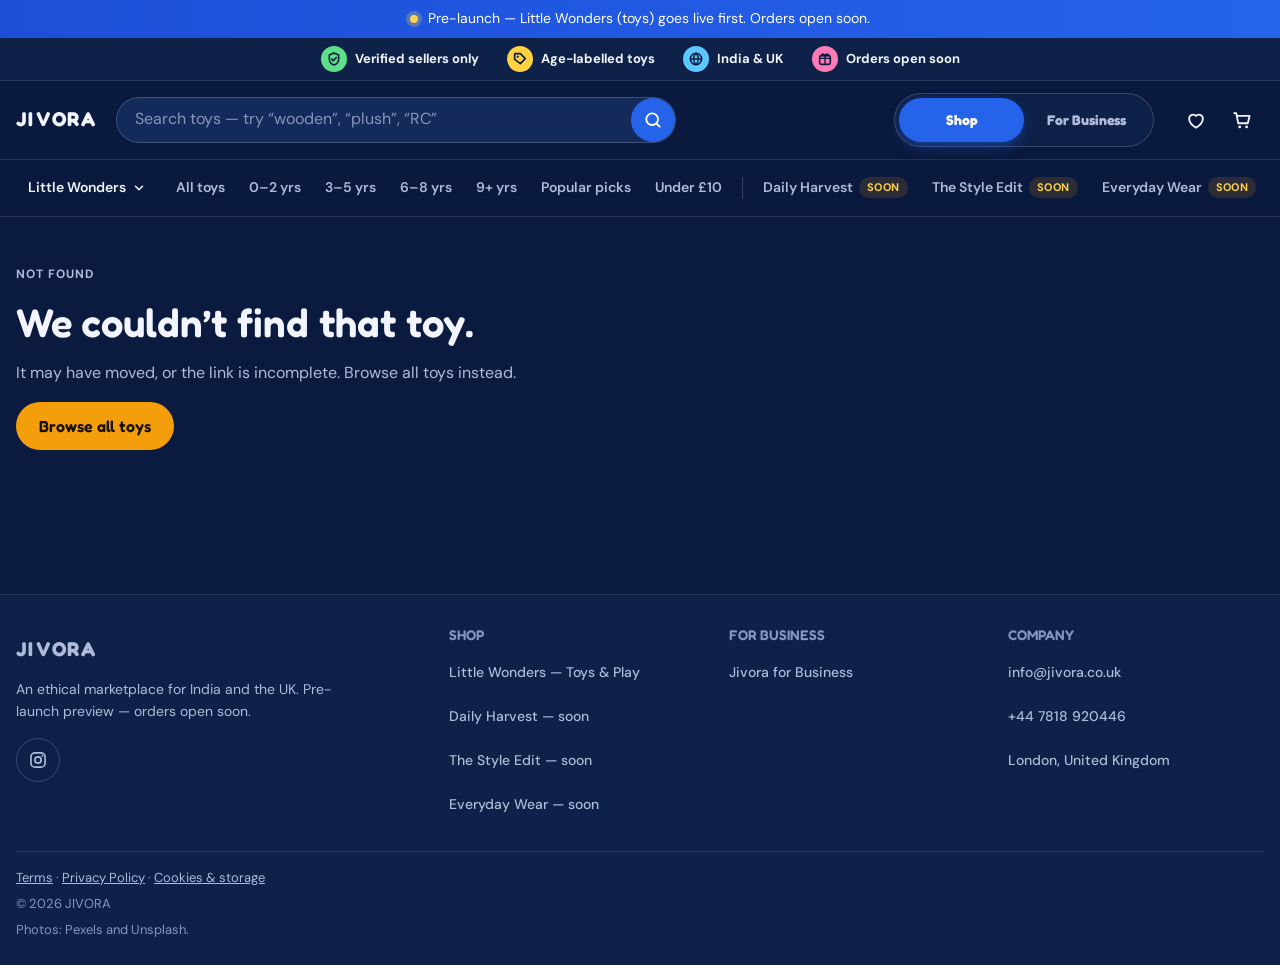
<file: product.html>
<!--
  Sample 2 — Product page (one template for every toy, filled from products.js by ?id=<id>).
  Follows the interface mode: Shop (simple: gallery, name, price, age, description, highlights, add to cart,
  related toys) or For Business (adds wholesale tiers, MOQ, lead time, packaging, Incoterms, compliance note,
  seller card and a demo quote request). ?mode=business opens the business view directly.
  ALL product, price and trade content is DUMMY (brief §11, D4/D8/D13/D14). Nothing is sent anywhere.
-->
<!DOCTYPE html>
<html lang="en">
<head>
  <meta charset="UTF-8">
  <meta name="viewport" content="width=device-width, initial-scale=1">
  <meta name="robots" content="noindex">
  <title>Toy | JIVORA</title>
  <meta name="description" content="JIVORA pre-launch toy store — product details for shoppers and wholesale terms for businesses.">
  <meta name="theme-color" content="#0B1B3F">
  <link rel="icon" href="data:,">
  <link rel="preconnect" href="https://fonts.googleapis.com">
  <link rel="preconnect" href="https://fonts.gstatic.com" crossorigin>
  <link href="https://fonts.googleapis.com/css2?family=DM+Sans:opsz,wght@9..40,400;9..40,500;9..40,700&family=Fredoka:wght@500;600;700&family=Space+Grotesk:wght@500;600;700&display=swap" rel="stylesheet">
  <link rel="stylesheet" href="./style.css">
  <!-- Event settings (one place for all pages) -->
  <script src="./event-config.js"></script>
  <!-- Mode is set before first paint so the page never flashes the wrong interface -->
  <script>
    (function () {
      var d = document.documentElement, mode = null;
      d.classList.add("js");
      try { mode = new URLSearchParams(window.location.search).get("mode"); } catch (e) {}
      if (mode !== "business" && mode !== "shop") {
        try { mode = window.localStorage.getItem("jivora-s2-mode"); } catch (e) {}
      }
      d.setAttribute("data-mode", mode === "business" ? "business" : "shop");
    })();
  </script>
  <script src="./products.js" defer></script>
  <script src="./site.js" defer></script>
  <script src="./product.js" defer></script>
</head>
<body class="page-product">
  <a class="skip-link" href="#main">Skip to content</a>

  <!-- ===== ANNOUNCEMENT BAR (pre-launch, no date) ===== -->
  <div class="announcement">
    <p class="announcement__text">
      <span class="announcement__dot" aria-hidden="true"></span>
      <span data-for="shop">Pre-launch — Little Wonders (toys) goes live first. Orders open soon.</span>
      <span data-for="business">Pre-launch — business enquiries are open. Orders open soon.</span>
      <a class="announcement__link" href="index.html#event" data-go-mode="shop" data-for="shop" data-event-link>IFB Diwali: claim your Gift Coupon</a>
      <a class="announcement__link" href="index.html?mode=business#enquire" data-go-mode="business" data-for="business">Talk to us</a>
    </p>
  </div>

  <!-- ===== USP BAR (true claims only; marquee on phones) ===== -->
  <div class="usp" aria-label="Why shop with JIVORA">
    <div class="usp__track">
      <ul class="usp__list">
        <li class="usp__item usp__item--offer" data-event-link><a class="usp__link" href="index.html#event" data-go-mode="shop"><span class="usp__icon tone-pink" aria-hidden="true"><svg width="16" height="16" viewBox="0 0 24 24"><path d="M16 7.4A4 4 0 0 0 9 9.6V18M6.5 13h7M6 18.5h12" fill="none" stroke="currentColor" stroke-width="2.6" stroke-linecap="round" stroke-linejoin="round"/></svg></span>IFB Diwali: claim your Gift Coupon</a></li>
        <li class="usp__item"><span class="usp__icon tone-green" aria-hidden="true"><svg width="16" height="16" viewBox="0 0 24 24"><path d="M12 3l7 3v5.5c0 4.4-3 8.2-7 9.5-4-1.3-7-5.1-7-9.5V6l7-3z" fill="none" stroke="currentColor" stroke-width="2.4" stroke-linejoin="round"/><path d="M8.5 12l2.4 2.4L15.5 9.8" fill="none" stroke="currentColor" stroke-width="2.4" stroke-linecap="round" stroke-linejoin="round"/></svg></span>Verified sellers only</li>
        <li class="usp__item"><span class="usp__icon tone-yellow" aria-hidden="true"><svg width="16" height="16" viewBox="0 0 24 24"><path d="M4 12.5V5a1 1 0 0 1 1-1h7.5L20 11.5 12.5 19 4 12.5z" fill="none" stroke="currentColor" stroke-width="2.4" stroke-linejoin="round"/><circle cx="8.5" cy="8.5" r="1.6" fill="currentColor"/></svg></span>Age-labelled toys</li>
        <li class="usp__item"><span class="usp__icon tone-sky" aria-hidden="true"><svg width="16" height="16" viewBox="0 0 24 24"><circle cx="12" cy="12" r="8.5" fill="none" stroke="currentColor" stroke-width="2.4"/><path d="M3.5 12h17M12 3.5c2.4 2.4 3.5 5.3 3.5 8.5s-1.1 6.1-3.5 8.5c-2.4-2.4-3.5-5.3-3.5-8.5S9.6 5.9 12 3.5z" fill="none" stroke="currentColor" stroke-width="2"/></svg></span>India &amp; UK</li>
        <li class="usp__item"><span class="usp__icon tone-pink" aria-hidden="true"><svg width="16" height="16" viewBox="0 0 24 24"><rect x="4" y="7" width="16" height="13" rx="2.5" fill="none" stroke="currentColor" stroke-width="2.4"/><path d="M4 11h16M12 7v13M12 7c-1.5-3-5-3.5-5-1.2C7 7 9.5 7 12 7zm0 0c1.5-3 5-3.5 5-1.2C17 7 14.5 7 12 7z" fill="none" stroke="currentColor" stroke-width="2" stroke-linejoin="round"/></svg></span>Orders open soon</li>
      </ul>
      <ul class="usp__list usp__list--clone" aria-hidden="true"></ul>
    </div>
  </div>

  <!-- ===== HEADER ===== -->
  <header class="header" id="header">
    <div class="container header__inner">
      <button class="icon-btn header__menu" type="button" id="menu-toggle" aria-label="Open menu" aria-expanded="false" aria-controls="drawer">
        <svg width="24" height="24" viewBox="0 0 24 24" aria-hidden="true"><path d="M4 7h16M4 12h16M4 17h10" stroke="currentColor" stroke-width="2" stroke-linecap="round"/></svg>
      </button>

      <a class="logo" href="index.html" data-mode-link aria-label="JIVORA home">
        <span class="logo__word" role="img" aria-label="JIVORA">JI<span class="logo__gap">VORA</span></span>
      </a>

      <form class="search" role="search" action="index.html" data-search>
        <label class="visually-hidden" for="search-input">Search toys</label>
        <input class="search__input" id="search-input" name="q" type="search" placeholder="Search toys — try “wooden”, “plush”, “RC”" autocomplete="off">
        <button class="search__btn" type="submit" aria-label="Search">
          <svg width="20" height="20" viewBox="0 0 24 24" aria-hidden="true"><circle cx="11" cy="11" r="7" fill="none" stroke="currentColor" stroke-width="2.2"/><path d="M20 20l-4-4" stroke="currentColor" stroke-width="2.2" stroke-linecap="round"/></svg>
        </button>
      </form>

      <div class="mode-toggle" role="group" aria-label="Choose interface">
        <span class="mode-toggle__thumb" aria-hidden="true"></span>
        <button class="mode-toggle__btn" type="button" data-set-mode="shop" aria-pressed="true">Shop</button>
        <button class="mode-toggle__btn" type="button" data-set-mode="business" aria-pressed="false">For Business</button>
      </div>

      <div class="header__actions">
        <button class="icon-btn" type="button" data-open-sheet="wishlist" data-for="shop" aria-label="Wishlist, 0 items">
          <svg width="22" height="22" viewBox="0 0 24 24" aria-hidden="true"><path d="M12 20.5s-7.5-4.6-7.5-10.2A4.3 4.3 0 0 1 12 7.6a4.3 4.3 0 0 1 7.5 2.7c0 5.6-7.5 10.2-7.5 10.2z" fill="none" stroke="currentColor" stroke-width="2" stroke-linejoin="round"/></svg>
          <span class="count" data-count="wishlist" aria-hidden="true">0</span>
        </button>
        <button class="icon-btn" type="button" data-open-sheet="cart" data-for="shop" aria-label="Cart, 0 items">
          <svg width="22" height="22" viewBox="0 0 24 24" aria-hidden="true"><path d="M3.5 4.5h2.2l2.2 11h10.4l2-8H7" fill="none" stroke="currentColor" stroke-width="2" stroke-linecap="round" stroke-linejoin="round"/><circle cx="9.5" cy="19.5" r="1.5" fill="currentColor"/><circle cx="17" cy="19.5" r="1.5" fill="currentColor"/></svg>
          <span class="count" data-count="cart" aria-hidden="true">0</span>
        </button>
        <button class="rfq-btn" type="button" data-open-sheet="rfq" data-for="business" aria-label="RFQ list, 0 products">
          <svg width="20" height="20" viewBox="0 0 24 24" aria-hidden="true"><rect x="5" y="4" width="14" height="17" rx="2.5" fill="none" stroke="currentColor" stroke-width="2"/><path d="M9 4V3h6v1M9 10h6M9 14h6M9 18h3" fill="none" stroke="currentColor" stroke-width="2" stroke-linecap="round"/></svg>
          <span class="rfq-btn__label">RFQ list</span>
          <span class="count" data-count="rfq" aria-hidden="true">0</span>
        </button>
      </div>
    </div>

    <!-- Category / business navigation strip -->
    <nav class="catnav" aria-label="Main">
      <div class="container catnav__inner">
        <div class="mode-toggle mode-toggle--mini" role="group" aria-label="Choose interface">
          <span class="mode-toggle__thumb" aria-hidden="true"></span>
          <button class="mode-toggle__btn" type="button" data-set-mode="shop" aria-pressed="true">Shop</button>
          <button class="mode-toggle__btn" type="button" data-set-mode="business" aria-pressed="false">Business</button>
        </div>
        <!-- "Little Wonders" (Toys segment) mega-menu: 10 client categories (filled by site.js from products.js) -->
        <div class="megamenu" data-for="shop" data-megamenu>
          <button class="catnav__link megamenu__btn" type="button" aria-expanded="false" aria-controls="megamenu-panel" data-megamenu-toggle>Little Wonders</button>
          <div class="megamenu__panel" id="megamenu-panel" data-megamenu-panel></div>
        </div>
        <ul class="catnav__list" data-for="shop">
          <li data-event-link><a class="catnav__link catnav__link--offer" href="index.html#event" data-go-mode="shop">IFB Diwali: claim your Gift Coupon</a></li>
          <li><a class="catnav__link" href="toys.html" data-mode-link data-catnav="">All toys</a></li>
          <li><a class="catnav__link" href="toys.html?age=0-2" data-mode-link data-catnav="age=0-2">0–2 yrs</a></li>
          <li><a class="catnav__link" href="toys.html?age=3-5" data-mode-link data-catnav="age=3-5">3–5 yrs</a></li>
          <li><a class="catnav__link" href="toys.html?age=6-8" data-mode-link data-catnav="age=6-8">6–8 yrs</a></li>
          <li><a class="catnav__link" href="toys.html?age=9%2B" data-mode-link data-catnav="age=9+">9+ yrs</a></li>
          <li><a class="catnav__link" href="toys.html?popular=1" data-mode-link data-catnav="popular=1">Popular picks</a></li>
          <li><a class="catnav__link" href="toys.html?price=under" data-mode-link data-catnav="price=under" data-under-label>Under £10</a></li>
          <li class="catnav__sep" aria-hidden="true"></li>
          <li><button class="catnav__link" type="button" data-soon="fmcg">Daily Harvest <span class="soon-pill">Soon</span></button></li>
          <li><button class="catnav__link" type="button" data-soon="accessories">The Style Edit <span class="soon-pill">Soon</span></button></li>
          <li><button class="catnav__link" type="button" data-soon="apparel">Everyday Wear <span class="soon-pill">Soon</span></button></li>
        </ul>
        <ul class="catnav__list" data-for="business">
          <li><a class="catnav__link" href="index.html?mode=business#start" data-go-mode="business">Start your business</a></li>
          <li><a class="catnav__link" href="index.html?mode=business#plans" data-go-mode="business">Support plans</a></li>
          <li><a class="catnav__link" href="toys.html?mode=business" data-go-mode="business">Wholesale catalogue</a></li>
          <li><a class="catnav__link" href="index.html?mode=business#trust" data-go-mode="business">Why Jivora</a></li>
          <li><a class="catnav__link" href="index.html?mode=business#enquire" data-go-mode="business">Become a supplier</a></li>
        </ul>
      </div>
    </nav>
  </header>

  <!-- ===== MOBILE DRAWER ===== -->
  <div class="drawer" id="drawer" hidden>
    <div class="drawer__overlay" data-close-drawer></div>
    <div class="drawer__panel" role="dialog" aria-modal="true" aria-label="Menu" tabindex="-1">
      <div class="drawer__head">
        <span class="drawer__title">Menu</span>
        <button class="icon-btn" type="button" data-close-drawer aria-label="Close menu">
          <svg width="24" height="24" viewBox="0 0 24 24" aria-hidden="true"><path d="M6 6l12 12M18 6L6 18" stroke="currentColor" stroke-width="2" stroke-linecap="round"/></svg>
        </button>
      </div>
      <div class="drawer__body">
        <p class="drawer__label">Interface</p>
        <div class="mode-toggle mode-toggle--block" role="group" aria-label="Choose interface">
          <span class="mode-toggle__thumb" aria-hidden="true"></span>
          <button class="mode-toggle__btn" type="button" data-set-mode="shop" aria-pressed="true">Shop</button>
          <button class="mode-toggle__btn" type="button" data-set-mode="business" aria-pressed="false">For Business</button>
        </div>
        <ul class="drawer__list" data-for="shop">
          <li data-event-link><a class="drawer__offer" href="index.html#event" data-go-mode="shop">IFB Diwali: claim your Gift Coupon</a></li>
          <li><a href="index.html#popular" data-mode-link>Popular picks</a></li>
          <li><a href="toys.html?price=under" data-mode-link data-under-label>Under £10</a></li>
        </ul>
        <p class="drawer__label" data-for="shop">Shop by age</p>
        <ul class="drawer__list" data-for="shop" data-drawer-ages></ul>
        <p class="drawer__label" data-for="shop">Little Wonders · Toys &amp; Play</p>
        <ul class="drawer__list" data-for="shop" data-drawer-cats></ul>
        <ul class="drawer__list" data-for="business">
          <li><a href="index.html?mode=business#start" data-go-mode="business">Start your business</a></li>
          <li><a href="index.html?mode=business#plans" data-go-mode="business">Support plans</a></li>
          <li><a href="toys.html?mode=business" data-go-mode="business">Wholesale catalogue</a></li>
          <li><a href="index.html?mode=business#enquire" data-go-mode="business">Become a supplier</a></li>
        </ul>
        <p class="drawer__label">Coming soon</p>
        <ul class="drawer__list drawer__list--soon">
          <li><button type="button" data-soon="fmcg">Daily Harvest <span class="soon-pill">Soon</span></button></li>
          <li><button type="button" data-soon="accessories">The Style Edit <span class="soon-pill">Soon</span></button></li>
          <li><button type="button" data-soon="apparel">Everyday Wear <span class="soon-pill">Soon</span></button></li>
        </ul>
      </div>
    </div>
  </div>

  <main id="main">
    <div id="pdp-root">
      <noscript>
        <section class="container not-found">
          <h1 class="not-found__title">Turn on JavaScript to view this toy</h1>
          <p><a class="btn btn--primary" href="index.html">Back to all toys</a></p>
        </section>
      </noscript>
    </div>
  </main>

  <!-- ===== FOOTER ===== -->
  <footer class="footer">
    <div class="container footer__inner">
      <div class="footer__brand">
        <a class="logo" href="index.html" data-mode-link aria-label="JIVORA home">
          <span class="logo__word" role="img" aria-label="JIVORA">JI<span class="logo__gap">VORA</span></span>
        </a>
        <p>An ethical marketplace for India and the UK. Pre-launch preview — orders open soon.</p>
        <ul class="social" aria-label="Jivora on social media">
          <li><a class="social__link social__link--ig" href="https://www.instagram.com/toyandjoyindore/" target="_blank" rel="noopener" aria-label="Instagram @toyandjoyindore (opens in a new tab)"><svg width="20" height="20" viewBox="0 0 24 24" aria-hidden="true"><rect x="3.5" y="3.5" width="17" height="17" rx="5" fill="none" stroke="currentColor" stroke-width="2"/><circle cx="12" cy="12" r="3.8" fill="none" stroke="currentColor" stroke-width="2"/><circle cx="17.2" cy="6.8" r="1.2" fill="currentColor"/></svg></a></li>
        </ul>
      </div>
      <nav class="footer__col" aria-label="Shop">
        <h2 class="footer__heading">Shop</h2>
        <ul>
          <li><a href="toys.html" data-go-mode="shop">Little Wonders — Toys &amp; Play</a></li>
          <li><button class="link-btn" type="button" data-soon="fmcg">Daily Harvest — soon</button></li>
          <li><button class="link-btn" type="button" data-soon="accessories">The Style Edit — soon</button></li>
          <li><button class="link-btn" type="button" data-soon="apparel">Everyday Wear — soon</button></li>
        </ul>
      </nav>
      <nav class="footer__col" aria-label="For Business">
        <h2 class="footer__heading">For Business</h2>
        <ul>
          <li data-for="shop"><a href="index.html?mode=business" data-go-mode="business">Jivora for Business</a></li>
          <li data-for="business"><a href="index.html?mode=business#start" data-go-mode="business">Start your business</a></li>
          <li data-for="business"><a href="index.html?mode=business#plans" data-go-mode="business">Support plans</a></li>
          <li data-for="business"><a href="toys.html?mode=business" data-go-mode="business">Wholesale catalogue</a></li>
          <li data-for="business"><a href="index.html?mode=business#enquire" data-go-mode="business">Become a supplier</a></li>
        </ul>
      </nav>
      <div class="footer__col">
        <h2 class="footer__heading">Company</h2>
        <ul>
          <li><a href="mailto:info@jivora.co.uk">info@jivora.co.uk</a></li>
          <li><a href="tel:+447818920446">+44 7818 920446</a></li>
          <li><span>London, United Kingdom</span></li>
        </ul>
      </div>
    </div>
    <div class="container footer__bottom">
      <p class="footer__legal"><a href="terms.html">Terms</a> · <a href="privacy.html">Privacy Policy</a> · <a href="privacy.html#storage">Cookies &amp; storage</a></p>
      <p>© 2026 JIVORA</p>
      <p>Photos: Pexels and Unsplash.</p>
    </div>
  </footer>

  <!-- ===== SHEET: cart / wishlist / RFQ list (filled by site.js) ===== -->
  <dialog class="sheet" id="sheet" aria-labelledby="sheet-title">
    <div class="sheet__head">
      <h2 class="sheet__title" id="sheet-title">Cart</h2>
      <button class="icon-btn" type="button" data-close-sheet aria-label="Close">
        <svg width="22" height="22" viewBox="0 0 24 24" aria-hidden="true"><path d="M6 6l12 12M18 6L6 18" stroke="currentColor" stroke-width="2" stroke-linecap="round"/></svg>
      </button>
    </div>
    <div class="sheet__body" data-sheet-body></div>
  </dialog>

  <!-- ===== QUICK VIEW DIALOG (filled by site.js) ===== -->
  <dialog class="qv" id="qv" aria-labelledby="qv-title">
    <div data-qv-body></div>
  </dialog>

  <!-- ===== COMING SOON DIALOG (filled by site.js) ===== -->
  <dialog class="soon" id="soon" aria-labelledby="soon-title">
    <div data-soon-body></div>
  </dialog>

  <div class="toast" id="toast" role="status" aria-live="polite"></div>
</body>
</html>
</file>
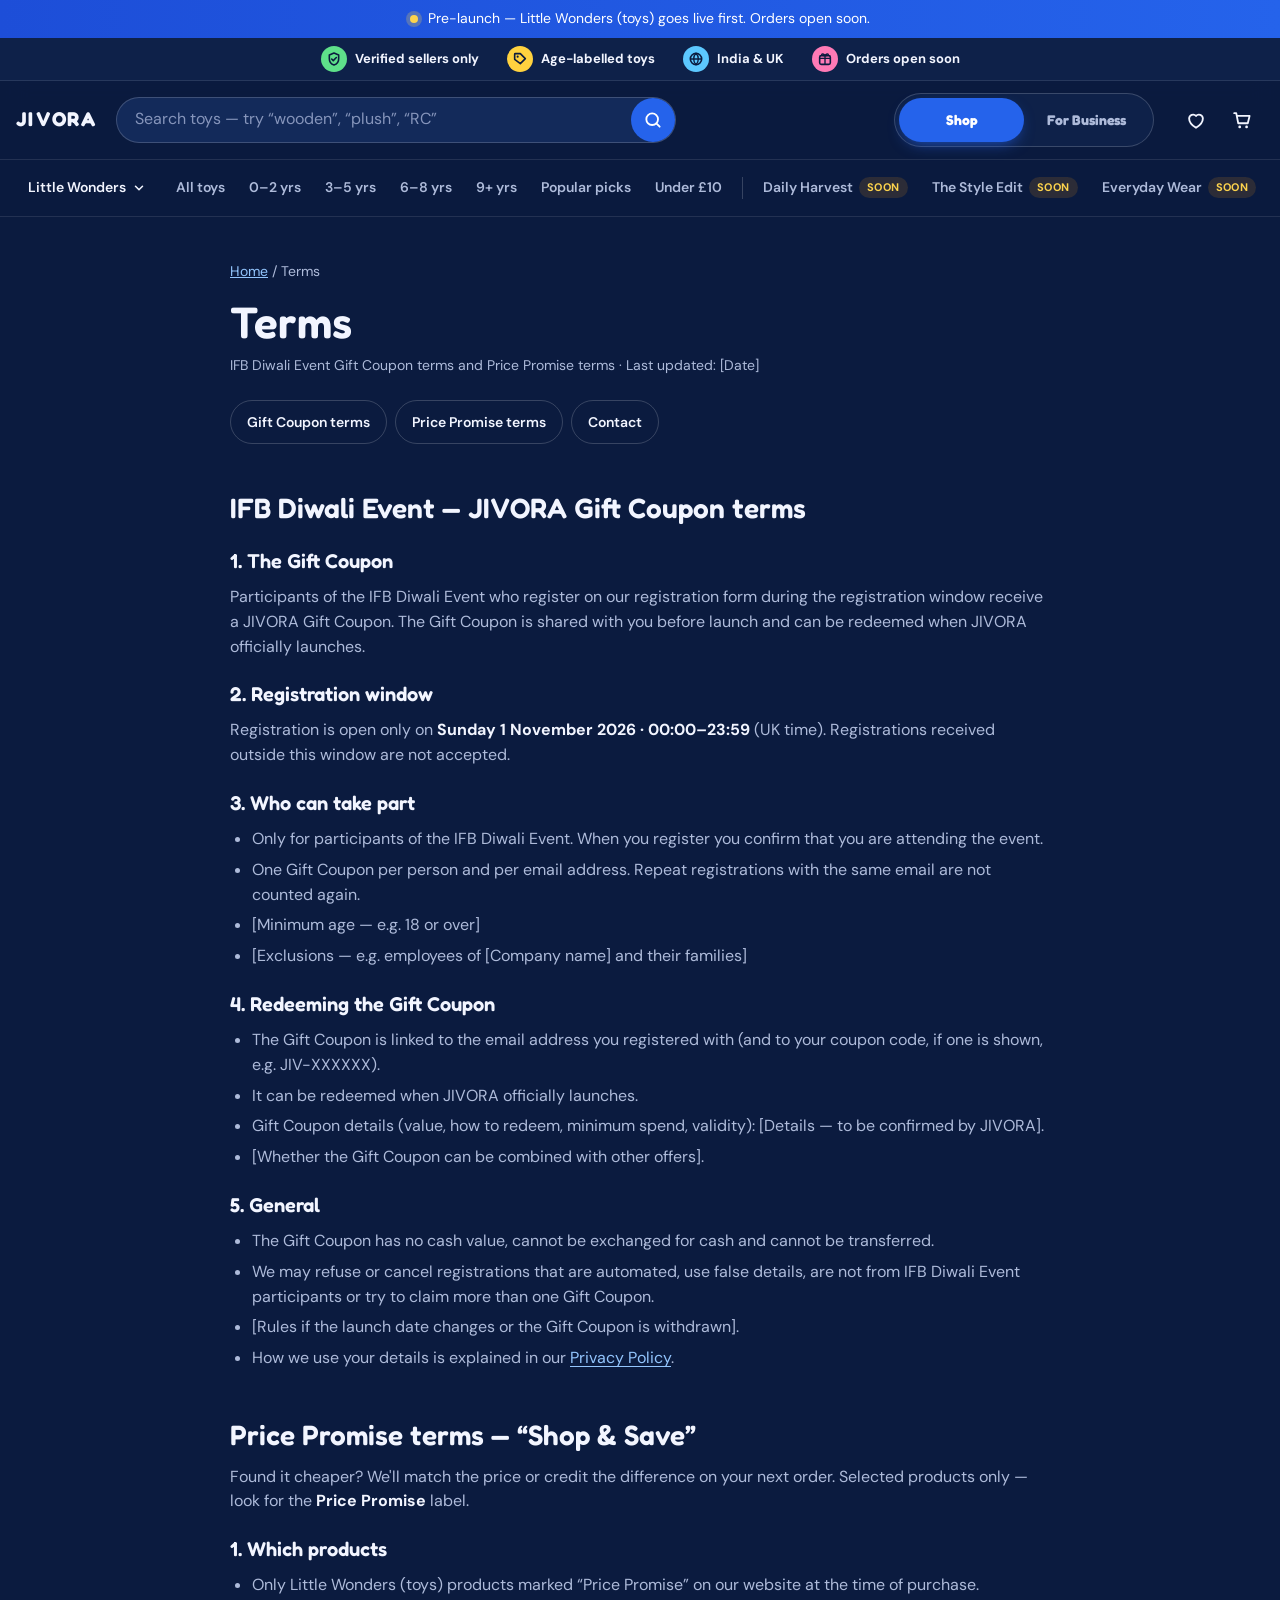
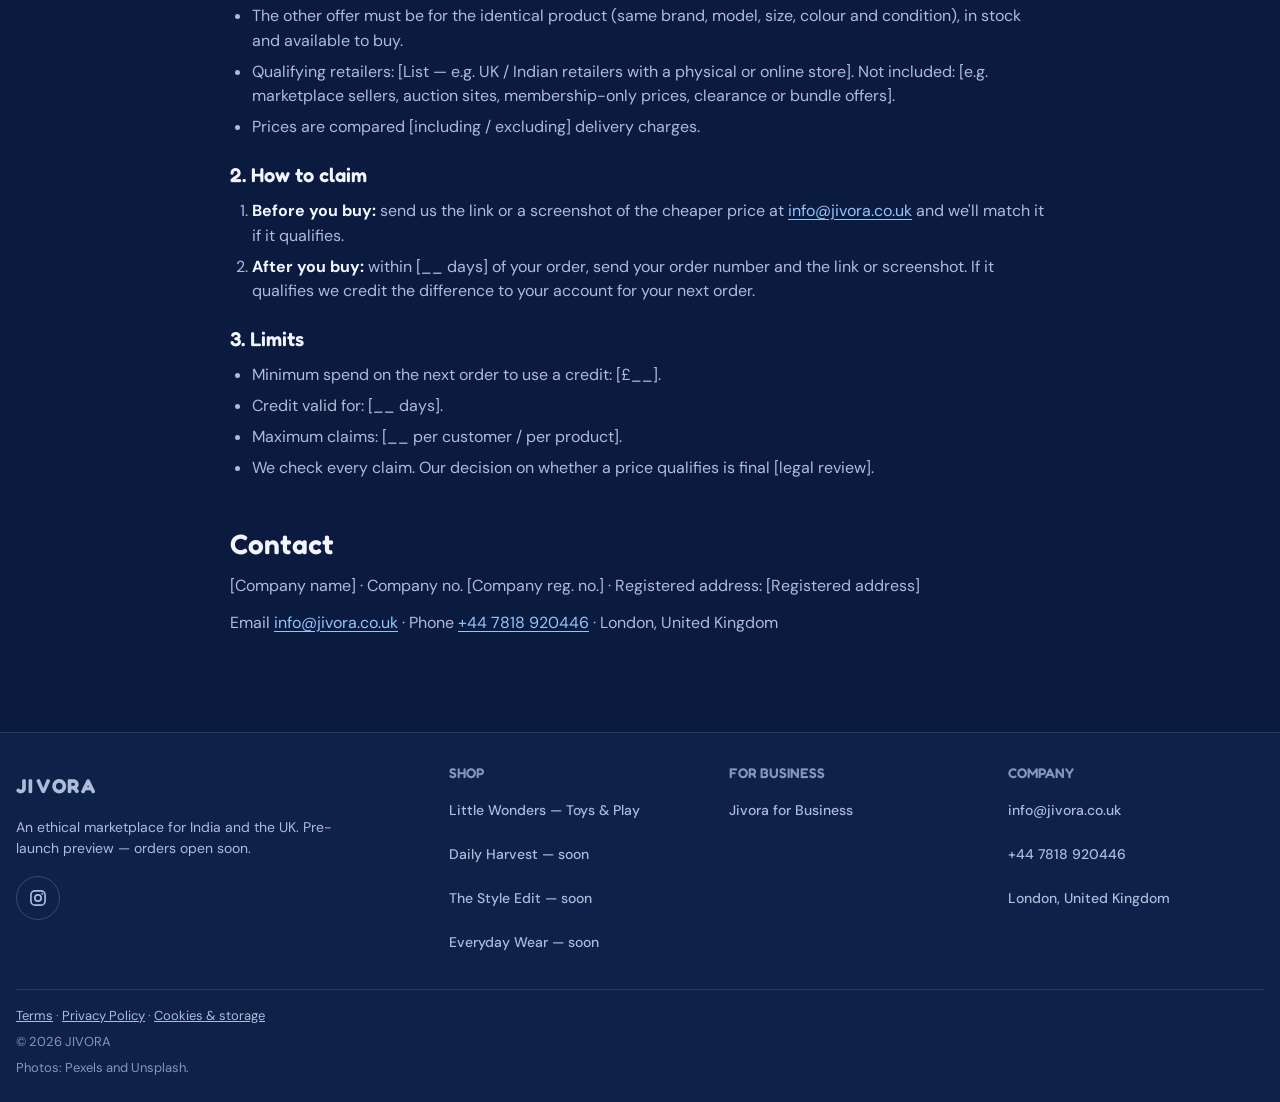
<file: terms.html>
<!--
  Template — client/legal review required.
  Sample 2 — Terms page (brief §14 "Decisions 27 Oct", E-2 / E-4; §15 "Decisions 29 Oct"): "IFB Diwali Event — JIVORA Gift Coupon terms" (#offer) and
  "Price Promise terms" (#price-promise). Every [bracketed] item is a placeholder only the client / their lawyer can fill
  (min spend, validity, how to claim, eligibility …) — tracked in brief Open Questions 21 and 23.
  Event dates are filled from event-config.js (data-event-window). The Gift Coupon value is not shown (brief Open Question 26).
  Shared behaviour: site.js.
-->
<!DOCTYPE html>
<html lang="en">
<head>
  <meta charset="UTF-8">
  <meta name="viewport" content="width=device-width, initial-scale=1">
  <meta name="robots" content="noindex">
  <title>Terms | JIVORA</title>
  <meta name="description" content="Pre-launch offer terms and Price Promise terms for the JIVORA store.">
  <meta name="theme-color" content="#0B1B3F">
  <link rel="icon" href="data:,">
  <link rel="preconnect" href="https://fonts.googleapis.com">
  <link rel="preconnect" href="https://fonts.gstatic.com" crossorigin>
  <link href="https://fonts.googleapis.com/css2?family=DM+Sans:opsz,wght@9..40,400;9..40,500;9..40,700&family=Fredoka:wght@500;600;700&family=Space+Grotesk:wght@500;600;700&display=swap" rel="stylesheet">
  <link rel="stylesheet" href="./style.css">
  <!-- Event settings (one place for all pages) -->
  <script src="./event-config.js"></script>
  <!-- Mode is set before first paint so the page never flashes the wrong interface -->
  <script>
    (function () {
      var d = document.documentElement, mode = null;
      d.classList.add("js");
      try { mode = new URLSearchParams(window.location.search).get("mode"); } catch (e) {}
      if (mode !== "business" && mode !== "shop") {
        try { mode = window.localStorage.getItem("jivora-s2-mode"); } catch (e) {}
      }
      d.setAttribute("data-mode", mode === "business" ? "business" : "shop");
    })();
  </script>
  <script src="./products.js" defer></script>
  <script src="./site.js" defer></script>
</head>
<body class="page-legal">
  <a class="skip-link" href="#main">Skip to content</a>

  <!-- ===== ANNOUNCEMENT BAR (pre-launch, no date) ===== -->
  <div class="announcement">
    <p class="announcement__text">
      <span class="announcement__dot" aria-hidden="true"></span>
      <span data-for="shop">Pre-launch — Little Wonders (toys) goes live first. Orders open soon.</span>
      <span data-for="business">Pre-launch — business enquiries are open. Orders open soon.</span>
      <a class="announcement__link" href="index.html#event" data-go-mode="shop" data-for="shop" data-event-link>IFB Diwali: claim your Gift Coupon</a>
      <a class="announcement__link" href="index.html?mode=business#enquire" data-go-mode="business" data-for="business">Talk to us</a>
    </p>
  </div>

  <!-- ===== USP BAR (true claims only; marquee on phones) ===== -->
  <div class="usp" aria-label="Why shop with JIVORA">
    <div class="usp__track">
      <ul class="usp__list">
        <li class="usp__item usp__item--offer" data-event-link><a class="usp__link" href="index.html#event" data-go-mode="shop"><span class="usp__icon tone-pink" aria-hidden="true"><svg width="16" height="16" viewBox="0 0 24 24"><path d="M16 7.4A4 4 0 0 0 9 9.6V18M6.5 13h7M6 18.5h12" fill="none" stroke="currentColor" stroke-width="2.6" stroke-linecap="round" stroke-linejoin="round"/></svg></span>IFB Diwali: claim your Gift Coupon</a></li>
        <li class="usp__item"><span class="usp__icon tone-green" aria-hidden="true"><svg width="16" height="16" viewBox="0 0 24 24"><path d="M12 3l7 3v5.5c0 4.4-3 8.2-7 9.5-4-1.3-7-5.1-7-9.5V6l7-3z" fill="none" stroke="currentColor" stroke-width="2.4" stroke-linejoin="round"/><path d="M8.5 12l2.4 2.4L15.5 9.8" fill="none" stroke="currentColor" stroke-width="2.4" stroke-linecap="round" stroke-linejoin="round"/></svg></span>Verified sellers only</li>
        <li class="usp__item"><span class="usp__icon tone-yellow" aria-hidden="true"><svg width="16" height="16" viewBox="0 0 24 24"><path d="M4 12.5V5a1 1 0 0 1 1-1h7.5L20 11.5 12.5 19 4 12.5z" fill="none" stroke="currentColor" stroke-width="2.4" stroke-linejoin="round"/><circle cx="8.5" cy="8.5" r="1.6" fill="currentColor"/></svg></span>Age-labelled toys</li>
        <li class="usp__item"><span class="usp__icon tone-sky" aria-hidden="true"><svg width="16" height="16" viewBox="0 0 24 24"><circle cx="12" cy="12" r="8.5" fill="none" stroke="currentColor" stroke-width="2.4"/><path d="M3.5 12h17M12 3.5c2.4 2.4 3.5 5.3 3.5 8.5s-1.1 6.1-3.5 8.5c-2.4-2.4-3.5-5.3-3.5-8.5S9.6 5.9 12 3.5z" fill="none" stroke="currentColor" stroke-width="2"/></svg></span>India &amp; UK</li>
        <li class="usp__item"><span class="usp__icon tone-pink" aria-hidden="true"><svg width="16" height="16" viewBox="0 0 24 24"><rect x="4" y="7" width="16" height="13" rx="2.5" fill="none" stroke="currentColor" stroke-width="2.4"/><path d="M4 11h16M12 7v13M12 7c-1.5-3-5-3.5-5-1.2C7 7 9.5 7 12 7zm0 0c1.5-3 5-3.5 5-1.2C17 7 14.5 7 12 7z" fill="none" stroke="currentColor" stroke-width="2" stroke-linejoin="round"/></svg></span>Orders open soon</li>
      </ul>
      <ul class="usp__list usp__list--clone" aria-hidden="true"></ul>
    </div>
  </div>

  <!-- ===== HEADER ===== -->
  <header class="header" id="header">
    <div class="container header__inner">
      <button class="icon-btn header__menu" type="button" id="menu-toggle" aria-label="Open menu" aria-expanded="false" aria-controls="drawer">
        <svg width="24" height="24" viewBox="0 0 24 24" aria-hidden="true"><path d="M4 7h16M4 12h16M4 17h10" stroke="currentColor" stroke-width="2" stroke-linecap="round"/></svg>
      </button>

      <a class="logo" href="index.html" data-mode-link aria-label="JIVORA home">
        <span class="logo__word" role="img" aria-label="JIVORA">JI<span class="logo__gap">VORA</span></span>
      </a>

      <form class="search" role="search" action="toys.html" data-search>
        <label class="visually-hidden" for="search-input">Search toys</label>
        <input class="search__input" id="search-input" name="q" type="search" placeholder="Search toys — try “wooden”, “plush”, “RC”" autocomplete="off">
        <button class="search__btn" type="submit" aria-label="Search">
          <svg width="20" height="20" viewBox="0 0 24 24" aria-hidden="true"><circle cx="11" cy="11" r="7" fill="none" stroke="currentColor" stroke-width="2.2"/><path d="M20 20l-4-4" stroke="currentColor" stroke-width="2.2" stroke-linecap="round"/></svg>
        </button>
      </form>

      <div class="mode-toggle" role="group" aria-label="Choose interface">
        <span class="mode-toggle__thumb" aria-hidden="true"></span>
        <button class="mode-toggle__btn" type="button" data-set-mode="shop" aria-pressed="true">Shop</button>
        <button class="mode-toggle__btn" type="button" data-set-mode="business" aria-pressed="false">For Business</button>
      </div>

      <div class="header__actions">
        <button class="icon-btn" type="button" data-open-sheet="wishlist" data-for="shop" aria-label="Wishlist, 0 items">
          <svg width="22" height="22" viewBox="0 0 24 24" aria-hidden="true"><path d="M12 20.5s-7.5-4.6-7.5-10.2A4.3 4.3 0 0 1 12 7.6a4.3 4.3 0 0 1 7.5 2.7c0 5.6-7.5 10.2-7.5 10.2z" fill="none" stroke="currentColor" stroke-width="2" stroke-linejoin="round"/></svg>
          <span class="count" data-count="wishlist" aria-hidden="true">0</span>
        </button>
        <button class="icon-btn" type="button" data-open-sheet="cart" data-for="shop" aria-label="Cart, 0 items">
          <svg width="22" height="22" viewBox="0 0 24 24" aria-hidden="true"><path d="M3.5 4.5h2.2l2.2 11h10.4l2-8H7" fill="none" stroke="currentColor" stroke-width="2" stroke-linecap="round" stroke-linejoin="round"/><circle cx="9.5" cy="19.5" r="1.5" fill="currentColor"/><circle cx="17" cy="19.5" r="1.5" fill="currentColor"/></svg>
          <span class="count" data-count="cart" aria-hidden="true">0</span>
        </button>
        <button class="rfq-btn" type="button" data-open-sheet="rfq" data-for="business" aria-label="RFQ list, 0 products">
          <svg width="20" height="20" viewBox="0 0 24 24" aria-hidden="true"><rect x="5" y="4" width="14" height="17" rx="2.5" fill="none" stroke="currentColor" stroke-width="2"/><path d="M9 4V3h6v1M9 10h6M9 14h6M9 18h3" fill="none" stroke="currentColor" stroke-width="2" stroke-linecap="round"/></svg>
          <span class="rfq-btn__label">RFQ list</span>
          <span class="count" data-count="rfq" aria-hidden="true">0</span>
        </button>
      </div>
    </div>

    <!-- Category / business navigation strip -->
    <nav class="catnav" aria-label="Main">
      <div class="container catnav__inner">
        <div class="mode-toggle mode-toggle--mini" role="group" aria-label="Choose interface">
          <span class="mode-toggle__thumb" aria-hidden="true"></span>
          <button class="mode-toggle__btn" type="button" data-set-mode="shop" aria-pressed="true">Shop</button>
          <button class="mode-toggle__btn" type="button" data-set-mode="business" aria-pressed="false">Business</button>
        </div>
        <!-- "Little Wonders" (Toys segment) mega-menu: 10 client categories (filled by site.js from products.js) -->
        <div class="megamenu" data-for="shop" data-megamenu>
          <button class="catnav__link megamenu__btn" type="button" aria-expanded="false" aria-controls="megamenu-panel" data-megamenu-toggle>Little Wonders</button>
          <div class="megamenu__panel" id="megamenu-panel" data-megamenu-panel></div>
        </div>
        <ul class="catnav__list" data-for="shop">
          <li data-event-link><a class="catnav__link catnav__link--offer" href="index.html#event" data-go-mode="shop">IFB Diwali: claim your Gift Coupon</a></li>
          <li><a class="catnav__link" href="toys.html" data-mode-link data-catnav="">All toys</a></li>
          <li><a class="catnav__link" href="toys.html?age=0-2" data-mode-link data-catnav="age=0-2">0–2 yrs</a></li>
          <li><a class="catnav__link" href="toys.html?age=3-5" data-mode-link data-catnav="age=3-5">3–5 yrs</a></li>
          <li><a class="catnav__link" href="toys.html?age=6-8" data-mode-link data-catnav="age=6-8">6–8 yrs</a></li>
          <li><a class="catnav__link" href="toys.html?age=9%2B" data-mode-link data-catnav="age=9+">9+ yrs</a></li>
          <li><a class="catnav__link" href="toys.html?popular=1" data-mode-link data-catnav="popular=1">Popular picks</a></li>
          <li><a class="catnav__link" href="toys.html?price=under" data-mode-link data-catnav="price=under" data-under-label>Under £10</a></li>
          <li class="catnav__sep" aria-hidden="true"></li>
          <li><button class="catnav__link" type="button" data-soon="fmcg">Daily Harvest <span class="soon-pill">Soon</span></button></li>
          <li><button class="catnav__link" type="button" data-soon="accessories">The Style Edit <span class="soon-pill">Soon</span></button></li>
          <li><button class="catnav__link" type="button" data-soon="apparel">Everyday Wear <span class="soon-pill">Soon</span></button></li>
        </ul>
        <ul class="catnav__list" data-for="business">
          <li><a class="catnav__link" href="index.html?mode=business#start" data-go-mode="business">Start your business</a></li>
          <li><a class="catnav__link" href="index.html?mode=business#plans" data-go-mode="business">Support plans</a></li>
          <li><a class="catnav__link" href="toys.html?mode=business" data-go-mode="business">Wholesale catalogue</a></li>
          <li><a class="catnav__link" href="index.html?mode=business#trust" data-go-mode="business">Why Jivora</a></li>
          <li><a class="catnav__link" href="index.html?mode=business#enquire" data-go-mode="business">Become a supplier</a></li>
        </ul>
      </div>
    </nav>
  </header>

  <!-- ===== MOBILE DRAWER ===== -->
  <div class="drawer" id="drawer" hidden>
    <div class="drawer__overlay" data-close-drawer></div>
    <div class="drawer__panel" role="dialog" aria-modal="true" aria-label="Menu" tabindex="-1">
      <div class="drawer__head">
        <span class="drawer__title">Menu</span>
        <button class="icon-btn" type="button" data-close-drawer aria-label="Close menu">
          <svg width="24" height="24" viewBox="0 0 24 24" aria-hidden="true"><path d="M6 6l12 12M18 6L6 18" stroke="currentColor" stroke-width="2" stroke-linecap="round"/></svg>
        </button>
      </div>
      <div class="drawer__body">
        <p class="drawer__label">Interface</p>
        <div class="mode-toggle mode-toggle--block" role="group" aria-label="Choose interface">
          <span class="mode-toggle__thumb" aria-hidden="true"></span>
          <button class="mode-toggle__btn" type="button" data-set-mode="shop" aria-pressed="true">Shop</button>
          <button class="mode-toggle__btn" type="button" data-set-mode="business" aria-pressed="false">For Business</button>
        </div>
        <ul class="drawer__list" data-for="shop">
          <li data-event-link><a class="drawer__offer" href="index.html#event" data-go-mode="shop">IFB Diwali: claim your Gift Coupon</a></li>
          <li><a href="index.html#popular" data-mode-link>Popular picks</a></li>
          <li><a href="toys.html?price=under" data-mode-link data-under-label>Under £10</a></li>
        </ul>
        <p class="drawer__label" data-for="shop">Shop by age</p>
        <ul class="drawer__list" data-for="shop" data-drawer-ages></ul>
        <p class="drawer__label" data-for="shop">Little Wonders · Toys &amp; Play</p>
        <ul class="drawer__list" data-for="shop" data-drawer-cats></ul>
        <ul class="drawer__list" data-for="business">
          <li><a href="index.html?mode=business#start" data-go-mode="business">Start your business</a></li>
          <li><a href="index.html?mode=business#plans" data-go-mode="business">Support plans</a></li>
          <li><a href="toys.html?mode=business" data-go-mode="business">Wholesale catalogue</a></li>
          <li><a href="index.html?mode=business#enquire" data-go-mode="business">Become a supplier</a></li>
        </ul>
        <p class="drawer__label">Coming soon</p>
        <ul class="drawer__list drawer__list--soon">
          <li><button type="button" data-soon="fmcg">Daily Harvest <span class="soon-pill">Soon</span></button></li>
          <li><button type="button" data-soon="accessories">The Style Edit <span class="soon-pill">Soon</span></button></li>
          <li><button type="button" data-soon="apparel">Everyday Wear <span class="soon-pill">Soon</span></button></li>
        </ul>
      </div>
    </div>
  </div>

  <main id="main">
    <article class="container legal" aria-labelledby="legal-title">
      <nav aria-label="Breadcrumb"><p class="legal__crumbs"><a href="index.html" data-mode-link>Home</a> / Terms</p></nav>
      <h1 class="legal__title" id="legal-title">Terms</h1>
      <p class="legal__meta">IFB Diwali Event Gift Coupon terms and Price Promise terms · Last updated: [Date]</p>
      <nav class="legal__toc" aria-label="On this page">
        <a href="#offer">Gift Coupon terms</a>
        <a href="#price-promise">Price Promise terms</a>
        <a href="#contact">Contact</a>
      </nav>

      <!-- ===== IFB DIWALI EVENT — GIFT COUPON (Decisions 29 Oct) ===== -->
      <section class="legal__section" id="offer" aria-labelledby="offer-title">
        <h2 id="offer-title">IFB Diwali Event — <span class="brand-name">JIVORA</span> Gift Coupon terms</h2>
        <h3>1. The Gift Coupon</h3>
        <p>Participants of the IFB Diwali Event who register on our registration form during the registration window receive a JIVORA Gift Coupon. The Gift Coupon is shared with you before launch and can be redeemed when JIVORA officially launches.</p>
        <h3>2. Registration window</h3>
        <p>Registration is open only on <strong data-event-window>Sunday 1 November 2026 · 00:00–23:59</strong> (UK time). Registrations received outside this window are not accepted.</p>
        <h3>3. Who can take part</h3>
        <ul>
          <li>Only for participants of the IFB Diwali Event. When you register you confirm that you are attending the event.</li>
          <li>One Gift Coupon per person and per email address. Repeat registrations with the same email are not counted again.</li>
          <li>[Minimum age — e.g. 18 or over]</li>
          <li>[Exclusions — e.g. employees of [Company name] and their families]</li>
        </ul>
        <h3>4. Redeeming the Gift Coupon</h3>
        <ul>
          <li>The Gift Coupon is linked to the email address you registered with (and to your coupon code, if one is shown, e.g. JIV-XXXXXX).</li>
          <li>It can be redeemed when JIVORA officially launches.</li>
          <li>Gift Coupon details (value, how to redeem, minimum spend, validity): [Details — to be confirmed by JIVORA].</li>
          <li>[Whether the Gift Coupon can be combined with other offers].</li>
        </ul>
        <h3>5. General</h3>
        <ul>
          <li>The Gift Coupon has no cash value, cannot be exchanged for cash and cannot be transferred.</li>
          <li>We may refuse or cancel registrations that are automated, use false details, are not from IFB Diwali Event participants or try to claim more than one Gift Coupon.</li>
          <li>[Rules if the launch date changes or the Gift Coupon is withdrawn].</li>
          <li>How we use your details is explained in our <a href="privacy.html">Privacy Policy</a>.</li>
        </ul>
      </section>

      <!-- ===== PRICE PROMISE ===== -->
      <section class="legal__section" id="price-promise" aria-labelledby="pp-terms-title">
        <h2 id="pp-terms-title">Price Promise terms — “Shop &amp; Save”</h2>
        <p>Found it cheaper? We'll match the price or credit the difference on your next order. Selected products only — look for the <strong>Price Promise</strong> label.</p>
        <h3>1. Which products</h3>
        <ul>
          <li>Only Little Wonders (toys) products marked “Price Promise” on our website at the time of purchase.</li>
          <li>The other offer must be for the identical product (same brand, model, size, colour and condition), in stock and available to buy.</li>
          <li>Qualifying retailers: [List — e.g. UK / Indian retailers with a physical or online store]. Not included: [e.g. marketplace sellers, auction sites, membership-only prices, clearance or bundle offers].</li>
          <li>Prices are compared [including / excluding] delivery charges.</li>
        </ul>
        <h3>2. How to claim</h3>
        <ol>
          <li><strong>Before you buy:</strong> send us the link or a screenshot of the cheaper price at <a href="mailto:info@jivora.co.uk">info@jivora.co.uk</a> and we'll match it if it qualifies.</li>
          <li><strong>After you buy:</strong> within [__ days] of your order, send your order number and the link or screenshot. If it qualifies we credit the difference to your account for your next order.</li>
        </ol>
        <h3>3. Limits</h3>
        <ul>
          <li>Minimum spend on the next order to use a credit: [£__].</li>
          <li>Credit valid for: [__ days].</li>
          <li>Maximum claims: [__ per customer / per product].</li>
          <li>We check every claim. Our decision on whether a price qualifies is final [legal review].</li>
        </ul>
      </section>

      <section class="legal__section" id="contact" aria-labelledby="contact-title">
        <h2 id="contact-title">Contact</h2>
        <p>[Company name] · Company no. [Company reg. no.] · Registered address: [Registered address]</p>
        <p>Email <a href="mailto:info@jivora.co.uk">info@jivora.co.uk</a> · Phone <a href="tel:+447818920446">+44 7818 920446</a> · London, United Kingdom</p>
      </section>
    </article>
  </main>

  <!-- ===== FOOTER ===== -->
  <footer class="footer">
    <div class="container footer__inner">
      <div class="footer__brand">
        <a class="logo" href="index.html" data-mode-link aria-label="JIVORA home">
          <span class="logo__word" role="img" aria-label="JIVORA">JI<span class="logo__gap">VORA</span></span>
        </a>
        <p>An ethical marketplace for India and the UK. Pre-launch preview — orders open soon.</p>
        <ul class="social" aria-label="Jivora on social media">
          <li><a class="social__link social__link--ig" href="https://www.instagram.com/toyandjoyindore/" target="_blank" rel="noopener" aria-label="Instagram @toyandjoyindore (opens in a new tab)"><svg width="20" height="20" viewBox="0 0 24 24" aria-hidden="true"><rect x="3.5" y="3.5" width="17" height="17" rx="5" fill="none" stroke="currentColor" stroke-width="2"/><circle cx="12" cy="12" r="3.8" fill="none" stroke="currentColor" stroke-width="2"/><circle cx="17.2" cy="6.8" r="1.2" fill="currentColor"/></svg></a></li>
        </ul>
      </div>
      <nav class="footer__col" aria-label="Shop">
        <h2 class="footer__heading">Shop</h2>
        <ul>
          <li><a href="toys.html" data-go-mode="shop">Little Wonders — Toys &amp; Play</a></li>
          <li><button class="link-btn" type="button" data-soon="fmcg">Daily Harvest — soon</button></li>
          <li><button class="link-btn" type="button" data-soon="accessories">The Style Edit — soon</button></li>
          <li><button class="link-btn" type="button" data-soon="apparel">Everyday Wear — soon</button></li>
        </ul>
      </nav>
      <nav class="footer__col" aria-label="For Business">
        <h2 class="footer__heading">For Business</h2>
        <ul>
          <li data-for="shop"><a href="index.html?mode=business" data-go-mode="business">Jivora for Business</a></li>
          <li data-for="business"><a href="index.html?mode=business#start" data-go-mode="business">Start your business</a></li>
          <li data-for="business"><a href="index.html?mode=business#plans" data-go-mode="business">Support plans</a></li>
          <li data-for="business"><a href="toys.html?mode=business" data-go-mode="business">Wholesale catalogue</a></li>
          <li data-for="business"><a href="index.html?mode=business#enquire" data-go-mode="business">Become a supplier</a></li>
        </ul>
      </nav>
      <div class="footer__col">
        <h2 class="footer__heading">Company</h2>
        <ul>
          <li><a href="mailto:info@jivora.co.uk">info@jivora.co.uk</a></li>
          <li><a href="tel:+447818920446">+44 7818 920446</a></li>
          <li><span>London, United Kingdom</span></li>
        </ul>
      </div>
    </div>
    <div class="container footer__bottom">
      <p class="footer__legal"><a href="terms.html">Terms</a> · <a href="privacy.html">Privacy Policy</a> · <a href="privacy.html#storage">Cookies &amp; storage</a></p>
      <p>© 2026 JIVORA</p>
      <p>Photos: Pexels and Unsplash.</p>
    </div>
  </footer>

  <!-- ===== SHEET: cart / wishlist / RFQ list (filled by site.js) ===== -->
  <dialog class="sheet" id="sheet" aria-labelledby="sheet-title">
    <div class="sheet__head">
      <h2 class="sheet__title" id="sheet-title">Cart</h2>
      <button class="icon-btn" type="button" data-close-sheet aria-label="Close">
        <svg width="22" height="22" viewBox="0 0 24 24" aria-hidden="true"><path d="M6 6l12 12M18 6L6 18" stroke="currentColor" stroke-width="2" stroke-linecap="round"/></svg>
      </button>
    </div>
    <div class="sheet__body" data-sheet-body></div>
  </dialog>

  <!-- ===== QUICK VIEW DIALOG (filled by site.js) ===== -->
  <dialog class="qv" id="qv" aria-labelledby="qv-title">
    <div data-qv-body></div>
  </dialog>

  <!-- ===== COMING SOON DIALOG (filled by site.js) ===== -->
  <dialog class="soon" id="soon" aria-labelledby="soon-title">
    <div data-soon-body></div>
  </dialog>

  <div class="toast" id="toast" role="status" aria-live="polite"></div>
</body>
</html>
</file>
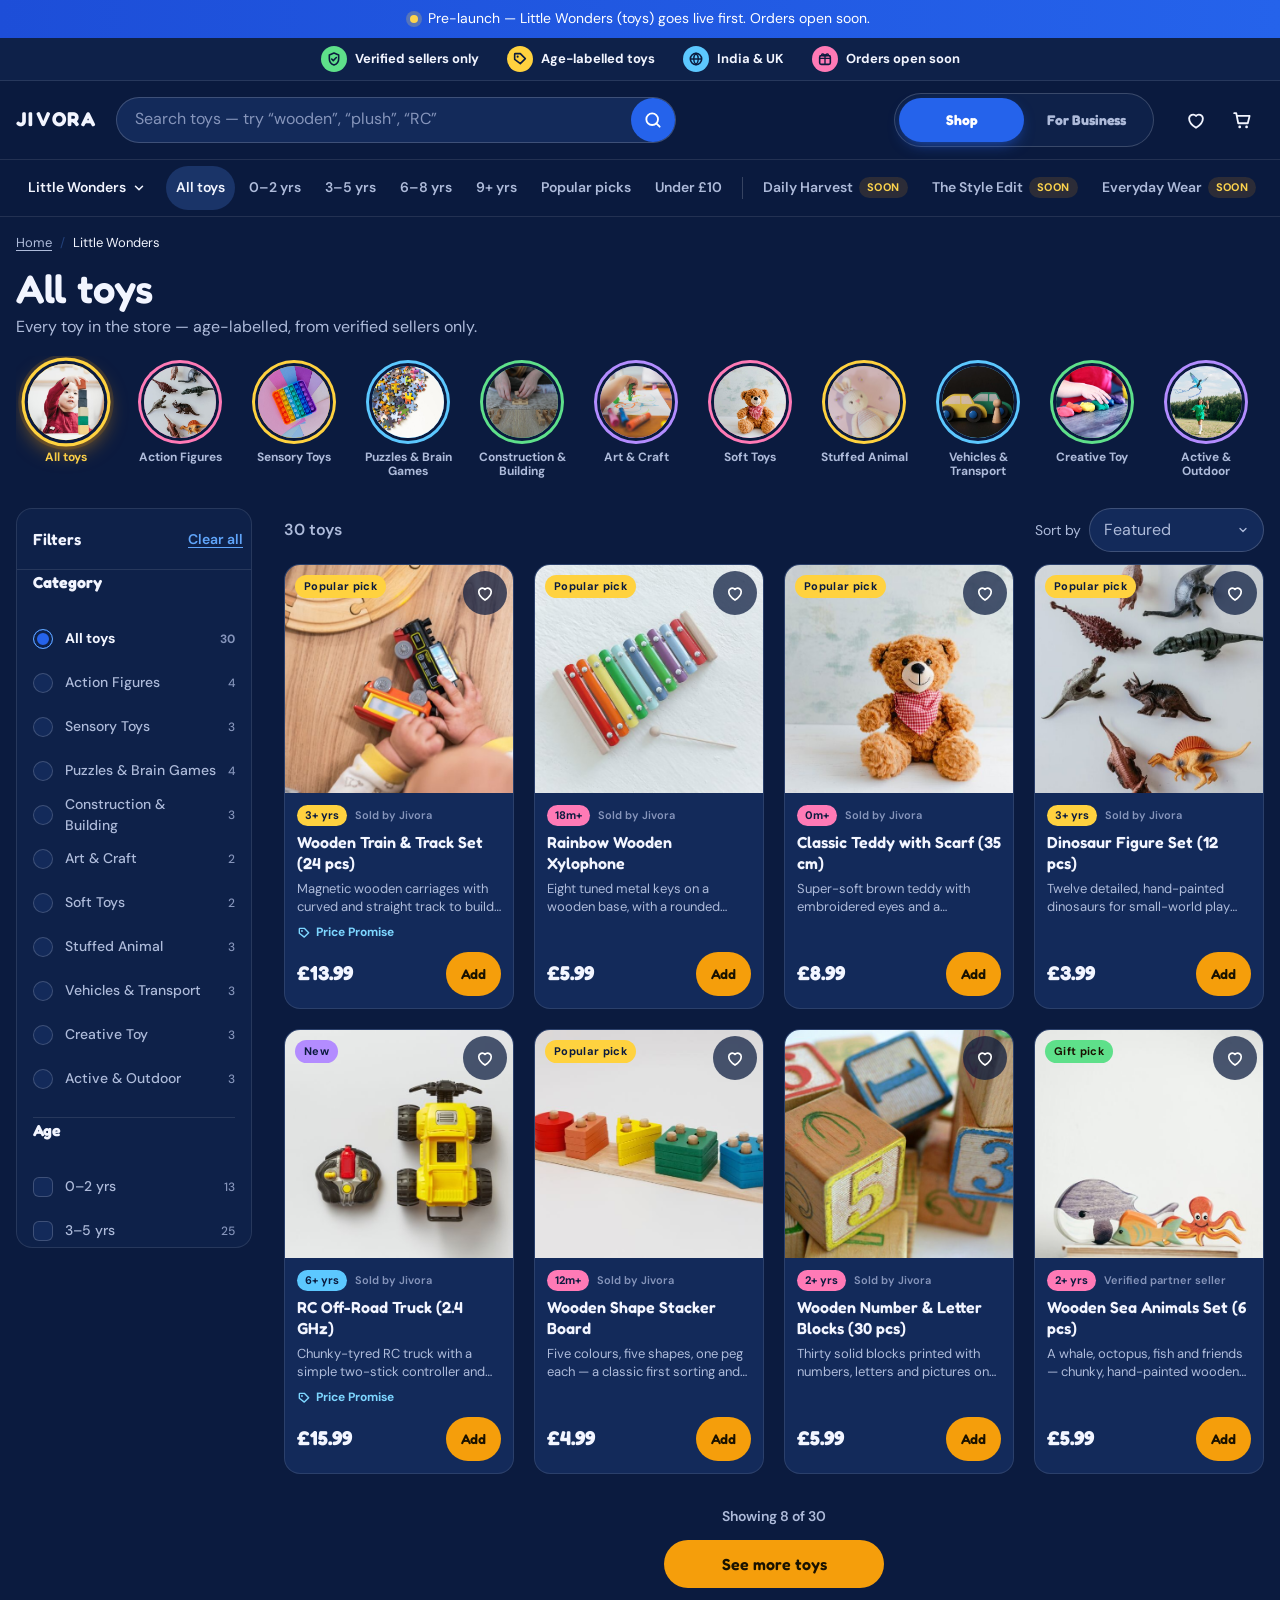
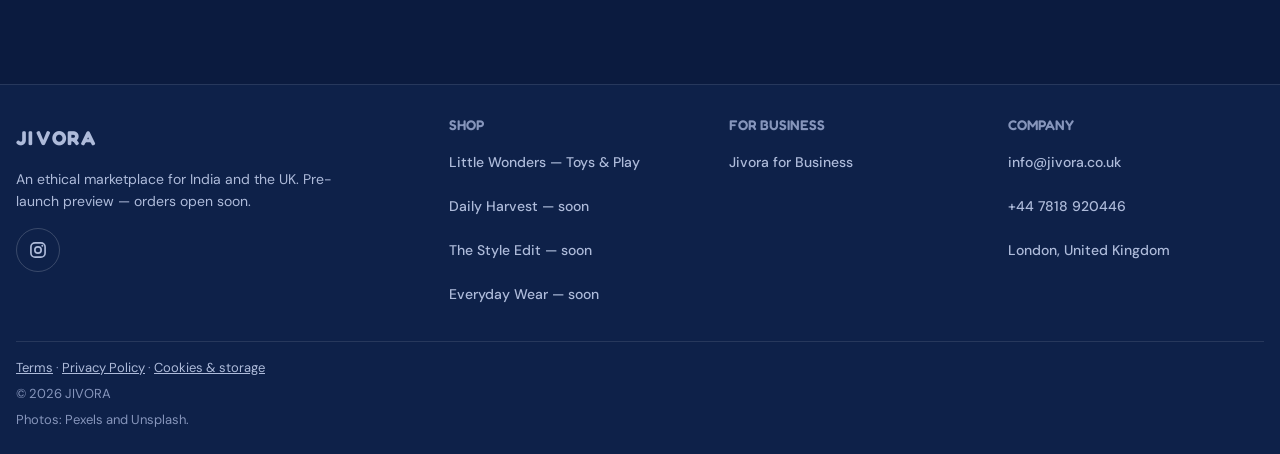
<file: toys.html>
<!--
  Sample 2 — Toys listing page (one template for all toys and every category).
  URLs: toys.html (all toys) · toys.html?cat=<slug> (e.g. ?cat=soft-toys). Filters live in the URL too:
  &age=0-2,3-5 · &price=budget|under|premium · &stock=1 · &new=1 · &popular=1 · &promise=1 (Price Promise, Shop mode) · &sort=featured|price-asc|price-desc|newest · &q=…
  Categories are the client's exact list (brief §13 "Decisions 26 Oct (2)", C1). Layout follows the usual UK toy-store
  listing pattern (category chips, filter sidebar / mobile bottom sheet, sort + count, product grid); own design and copy.
  Works in Shop mode (retail price, add to cart) and Business mode (?mode=business: MOQ + wholesale tier prices).
  Data: products.js (ALL DUMMY). Shared behaviour: site.js. Listing behaviour: toys.js.
-->
<!DOCTYPE html>
<html lang="en">
<head>
  <meta charset="UTF-8">
  <meta name="viewport" content="width=device-width, initial-scale=1">
  <meta name="robots" content="noindex">
  <title>All toys | JIVORA</title>
  <meta name="description" content="Browse JIVORA toys by category, age and price — Action Figures, Sensory Toys, Puzzles, Soft Toys and more.">
  <meta name="theme-color" content="#0B1B3F">
  <link rel="icon" href="data:,">
  <link rel="preconnect" href="https://fonts.googleapis.com">
  <link rel="preconnect" href="https://fonts.gstatic.com" crossorigin>
  <link href="https://fonts.googleapis.com/css2?family=DM+Sans:opsz,wght@9..40,400;9..40,500;9..40,700&family=Fredoka:wght@500;600;700&family=Space+Grotesk:wght@500;600;700&display=swap" rel="stylesheet">
  <link rel="stylesheet" href="./style.css">
  <!-- Event settings (one place for all pages) -->
  <script src="./event-config.js"></script>
  <!-- Mode is set before first paint so the page never flashes the wrong interface -->
  <script>
    (function () {
      var d = document.documentElement, mode = null;
      d.classList.add("js");
      try { mode = new URLSearchParams(window.location.search).get("mode"); } catch (e) {}
      if (mode !== "business" && mode !== "shop") {
        try { mode = window.localStorage.getItem("jivora-s2-mode"); } catch (e) {}
      }
      d.setAttribute("data-mode", mode === "business" ? "business" : "shop");
    })();
  </script>
  <script src="./products.js" defer></script>
  <script src="./site.js" defer></script>
  <script src="./toys.js" defer></script>
</head>
<body class="page-listing">
  <a class="skip-link" href="#main">Skip to content</a>

  <!-- ===== ANNOUNCEMENT BAR (pre-launch, no date) ===== -->
  <div class="announcement">
    <p class="announcement__text">
      <span class="announcement__dot" aria-hidden="true"></span>
      <span data-for="shop">Pre-launch — Little Wonders (toys) goes live first. Orders open soon.</span>
      <span data-for="business">Pre-launch — business enquiries are open. Orders open soon.</span>
      <a class="announcement__link" href="index.html#event" data-go-mode="shop" data-for="shop" data-event-link>IFB Diwali: claim your Gift Coupon</a>
      <a class="announcement__link" href="index.html?mode=business#enquire" data-go-mode="business" data-for="business">Talk to us</a>
    </p>
  </div>

  <!-- ===== USP BAR (true claims only; marquee on phones) ===== -->
  <div class="usp" aria-label="Why shop with JIVORA">
    <div class="usp__track">
      <ul class="usp__list">
        <li class="usp__item usp__item--offer" data-event-link><a class="usp__link" href="index.html#event" data-go-mode="shop"><span class="usp__icon tone-pink" aria-hidden="true"><svg width="16" height="16" viewBox="0 0 24 24"><path d="M16 7.4A4 4 0 0 0 9 9.6V18M6.5 13h7M6 18.5h12" fill="none" stroke="currentColor" stroke-width="2.6" stroke-linecap="round" stroke-linejoin="round"/></svg></span>IFB Diwali: claim your Gift Coupon</a></li>
        <li class="usp__item"><span class="usp__icon tone-green" aria-hidden="true"><svg width="16" height="16" viewBox="0 0 24 24"><path d="M12 3l7 3v5.5c0 4.4-3 8.2-7 9.5-4-1.3-7-5.1-7-9.5V6l7-3z" fill="none" stroke="currentColor" stroke-width="2.4" stroke-linejoin="round"/><path d="M8.5 12l2.4 2.4L15.5 9.8" fill="none" stroke="currentColor" stroke-width="2.4" stroke-linecap="round" stroke-linejoin="round"/></svg></span>Verified sellers only</li>
        <li class="usp__item"><span class="usp__icon tone-yellow" aria-hidden="true"><svg width="16" height="16" viewBox="0 0 24 24"><path d="M4 12.5V5a1 1 0 0 1 1-1h7.5L20 11.5 12.5 19 4 12.5z" fill="none" stroke="currentColor" stroke-width="2.4" stroke-linejoin="round"/><circle cx="8.5" cy="8.5" r="1.6" fill="currentColor"/></svg></span>Age-labelled toys</li>
        <li class="usp__item"><span class="usp__icon tone-sky" aria-hidden="true"><svg width="16" height="16" viewBox="0 0 24 24"><circle cx="12" cy="12" r="8.5" fill="none" stroke="currentColor" stroke-width="2.4"/><path d="M3.5 12h17M12 3.5c2.4 2.4 3.5 5.3 3.5 8.5s-1.1 6.1-3.5 8.5c-2.4-2.4-3.5-5.3-3.5-8.5S9.6 5.9 12 3.5z" fill="none" stroke="currentColor" stroke-width="2"/></svg></span>India &amp; UK</li>
        <li class="usp__item"><span class="usp__icon tone-pink" aria-hidden="true"><svg width="16" height="16" viewBox="0 0 24 24"><rect x="4" y="7" width="16" height="13" rx="2.5" fill="none" stroke="currentColor" stroke-width="2.4"/><path d="M4 11h16M12 7v13M12 7c-1.5-3-5-3.5-5-1.2C7 7 9.5 7 12 7zm0 0c1.5-3 5-3.5 5-1.2C17 7 14.5 7 12 7z" fill="none" stroke="currentColor" stroke-width="2" stroke-linejoin="round"/></svg></span>Orders open soon</li>
      </ul>
      <ul class="usp__list usp__list--clone" aria-hidden="true"></ul>
    </div>
  </div>

  <!-- ===== HEADER ===== -->
  <header class="header" id="header">
    <div class="container header__inner">
      <button class="icon-btn header__menu" type="button" id="menu-toggle" aria-label="Open menu" aria-expanded="false" aria-controls="drawer">
        <svg width="24" height="24" viewBox="0 0 24 24" aria-hidden="true"><path d="M4 7h16M4 12h16M4 17h10" stroke="currentColor" stroke-width="2" stroke-linecap="round"/></svg>
      </button>

      <a class="logo" href="index.html" data-mode-link aria-label="JIVORA home">
        <span class="logo__word" role="img" aria-label="JIVORA">JI<span class="logo__gap">VORA</span></span>
      </a>

      <form class="search" role="search" action="toys.html" data-search>
        <label class="visually-hidden" for="search-input">Search toys</label>
        <input class="search__input" id="search-input" name="q" type="search" placeholder="Search toys — try “wooden”, “plush”, “RC”" autocomplete="off">
        <button class="search__btn" type="submit" aria-label="Search">
          <svg width="20" height="20" viewBox="0 0 24 24" aria-hidden="true"><circle cx="11" cy="11" r="7" fill="none" stroke="currentColor" stroke-width="2.2"/><path d="M20 20l-4-4" stroke="currentColor" stroke-width="2.2" stroke-linecap="round"/></svg>
        </button>
      </form>

      <div class="mode-toggle" role="group" aria-label="Choose interface">
        <span class="mode-toggle__thumb" aria-hidden="true"></span>
        <button class="mode-toggle__btn" type="button" data-set-mode="shop" aria-pressed="true">Shop</button>
        <button class="mode-toggle__btn" type="button" data-set-mode="business" aria-pressed="false">For Business</button>
      </div>

      <div class="header__actions">
        <button class="icon-btn" type="button" data-open-sheet="wishlist" data-for="shop" aria-label="Wishlist, 0 items">
          <svg width="22" height="22" viewBox="0 0 24 24" aria-hidden="true"><path d="M12 20.5s-7.5-4.6-7.5-10.2A4.3 4.3 0 0 1 12 7.6a4.3 4.3 0 0 1 7.5 2.7c0 5.6-7.5 10.2-7.5 10.2z" fill="none" stroke="currentColor" stroke-width="2" stroke-linejoin="round"/></svg>
          <span class="count" data-count="wishlist" aria-hidden="true">0</span>
        </button>
        <button class="icon-btn" type="button" data-open-sheet="cart" data-for="shop" aria-label="Cart, 0 items">
          <svg width="22" height="22" viewBox="0 0 24 24" aria-hidden="true"><path d="M3.5 4.5h2.2l2.2 11h10.4l2-8H7" fill="none" stroke="currentColor" stroke-width="2" stroke-linecap="round" stroke-linejoin="round"/><circle cx="9.5" cy="19.5" r="1.5" fill="currentColor"/><circle cx="17" cy="19.5" r="1.5" fill="currentColor"/></svg>
          <span class="count" data-count="cart" aria-hidden="true">0</span>
        </button>
        <button class="rfq-btn" type="button" data-open-sheet="rfq" data-for="business" aria-label="RFQ list, 0 products">
          <svg width="20" height="20" viewBox="0 0 24 24" aria-hidden="true"><rect x="5" y="4" width="14" height="17" rx="2.5" fill="none" stroke="currentColor" stroke-width="2"/><path d="M9 4V3h6v1M9 10h6M9 14h6M9 18h3" fill="none" stroke="currentColor" stroke-width="2" stroke-linecap="round"/></svg>
          <span class="rfq-btn__label">RFQ list</span>
          <span class="count" data-count="rfq" aria-hidden="true">0</span>
        </button>
      </div>
    </div>

    <!-- Category / business navigation strip -->
    <nav class="catnav" aria-label="Main">
      <div class="container catnav__inner">
        <div class="mode-toggle mode-toggle--mini" role="group" aria-label="Choose interface">
          <span class="mode-toggle__thumb" aria-hidden="true"></span>
          <button class="mode-toggle__btn" type="button" data-set-mode="shop" aria-pressed="true">Shop</button>
          <button class="mode-toggle__btn" type="button" data-set-mode="business" aria-pressed="false">Business</button>
        </div>
        <!-- "Little Wonders" (Toys segment) mega-menu: 10 client categories (filled by site.js from products.js) -->
        <div class="megamenu" data-for="shop" data-megamenu>
          <button class="catnav__link megamenu__btn" type="button" aria-expanded="false" aria-controls="megamenu-panel" data-megamenu-toggle>Little Wonders</button>
          <div class="megamenu__panel" id="megamenu-panel" data-megamenu-panel></div>
        </div>
        <ul class="catnav__list" data-for="shop">
          <li data-event-link><a class="catnav__link catnav__link--offer" href="index.html#event" data-go-mode="shop">IFB Diwali: claim your Gift Coupon</a></li>
          <li><a class="catnav__link" href="toys.html" data-mode-link data-catnav="">All toys</a></li>
          <li><a class="catnav__link" href="toys.html?age=0-2" data-mode-link data-catnav="age=0-2">0–2 yrs</a></li>
          <li><a class="catnav__link" href="toys.html?age=3-5" data-mode-link data-catnav="age=3-5">3–5 yrs</a></li>
          <li><a class="catnav__link" href="toys.html?age=6-8" data-mode-link data-catnav="age=6-8">6–8 yrs</a></li>
          <li><a class="catnav__link" href="toys.html?age=9%2B" data-mode-link data-catnav="age=9+">9+ yrs</a></li>
          <li><a class="catnav__link" href="toys.html?popular=1" data-mode-link data-catnav="popular=1">Popular picks</a></li>
          <li><a class="catnav__link" href="toys.html?price=under" data-mode-link data-catnav="price=under" data-under-label>Under £10</a></li>
          <li class="catnav__sep" aria-hidden="true"></li>
          <li><button class="catnav__link" type="button" data-soon="fmcg">Daily Harvest <span class="soon-pill">Soon</span></button></li>
          <li><button class="catnav__link" type="button" data-soon="accessories">The Style Edit <span class="soon-pill">Soon</span></button></li>
          <li><button class="catnav__link" type="button" data-soon="apparel">Everyday Wear <span class="soon-pill">Soon</span></button></li>
        </ul>
        <ul class="catnav__list" data-for="business">
          <li><a class="catnav__link" href="index.html?mode=business#start" data-go-mode="business">Start your business</a></li>
          <li><a class="catnav__link" href="index.html?mode=business#plans" data-go-mode="business">Support plans</a></li>
          <li><a class="catnav__link" href="toys.html?mode=business" data-go-mode="business">Wholesale catalogue</a></li>
          <li><a class="catnav__link" href="index.html?mode=business#trust" data-go-mode="business">Why Jivora</a></li>
          <li><a class="catnav__link" href="index.html?mode=business#enquire" data-go-mode="business">Become a supplier</a></li>
        </ul>
      </div>
    </nav>
  </header>

  <!-- ===== MOBILE DRAWER ===== -->
  <div class="drawer" id="drawer" hidden>
    <div class="drawer__overlay" data-close-drawer></div>
    <div class="drawer__panel" role="dialog" aria-modal="true" aria-label="Menu" tabindex="-1">
      <div class="drawer__head">
        <span class="drawer__title">Menu</span>
        <button class="icon-btn" type="button" data-close-drawer aria-label="Close menu">
          <svg width="24" height="24" viewBox="0 0 24 24" aria-hidden="true"><path d="M6 6l12 12M18 6L6 18" stroke="currentColor" stroke-width="2" stroke-linecap="round"/></svg>
        </button>
      </div>
      <div class="drawer__body">
        <p class="drawer__label">Interface</p>
        <div class="mode-toggle mode-toggle--block" role="group" aria-label="Choose interface">
          <span class="mode-toggle__thumb" aria-hidden="true"></span>
          <button class="mode-toggle__btn" type="button" data-set-mode="shop" aria-pressed="true">Shop</button>
          <button class="mode-toggle__btn" type="button" data-set-mode="business" aria-pressed="false">For Business</button>
        </div>
        <ul class="drawer__list" data-for="shop">
          <li data-event-link><a class="drawer__offer" href="index.html#event" data-go-mode="shop">IFB Diwali: claim your Gift Coupon</a></li>
          <li><a href="index.html#popular" data-mode-link>Popular picks</a></li>
          <li><a href="toys.html?price=under" data-mode-link data-under-label>Under £10</a></li>
        </ul>
        <p class="drawer__label" data-for="shop">Shop by age</p>
        <ul class="drawer__list" data-for="shop" data-drawer-ages></ul>
        <p class="drawer__label" data-for="shop">Little Wonders · Toys &amp; Play</p>
        <ul class="drawer__list" data-for="shop" data-drawer-cats></ul>
        <ul class="drawer__list" data-for="business">
          <li><a href="index.html?mode=business#start" data-go-mode="business">Start your business</a></li>
          <li><a href="index.html?mode=business#plans" data-go-mode="business">Support plans</a></li>
          <li><a href="toys.html?mode=business" data-go-mode="business">Wholesale catalogue</a></li>
          <li><a href="index.html?mode=business#enquire" data-go-mode="business">Become a supplier</a></li>
        </ul>
        <p class="drawer__label">Coming soon</p>
        <ul class="drawer__list drawer__list--soon">
          <li><button type="button" data-soon="fmcg">Daily Harvest <span class="soon-pill">Soon</span></button></li>
          <li><button type="button" data-soon="accessories">The Style Edit <span class="soon-pill">Soon</span></button></li>
          <li><button type="button" data-soon="apparel">Everyday Wear <span class="soon-pill">Soon</span></button></li>
        </ul>
      </div>
    </div>
  </div>

  <main id="main">
    <!-- ===== BREADCRUMB + TITLE ===== -->
    <nav class="container crumbs" aria-label="Breadcrumb"><ol data-crumbs></ol></nav>

    <section class="container listing" aria-labelledby="listing-title">
      <div class="listing__head">
        <h1 class="listing__title" id="listing-title" data-listing-title>All toys</h1>
        <p class="listing__sub" data-listing-sub></p>
      </div>

      <!-- ===== CATEGORY CHIPS (round photo + name; active one highlighted) ===== -->
      <ul class="bubbles listing__cats" data-listing-cats aria-label="Toy categories"></ul>

      <div class="listing__layout">
        <!-- ===== FILTERS: sidebar from 1024px, bottom sheet below ===== -->
        <div class="filters-overlay" data-filters-close></div>
        <aside class="filters" id="filters" aria-labelledby="filters-title" tabindex="-1">
          <div class="filters__head">
            <h2 class="filters__title" id="filters-title">Filters</h2>
            <button class="link-btn filters__clear-top" type="button" data-clear-filters>Clear all</button>
            <button class="icon-btn filters__x" type="button" data-filters-close aria-label="Close filters"><svg width="22" height="22" viewBox="0 0 24 24" aria-hidden="true"><path d="M6 6l12 12M18 6L6 18" stroke="currentColor" stroke-width="2" stroke-linecap="round"/></svg></button>
          </div>
          <form class="filters__body" data-filters></form>
          <div class="filters__foot">
            <button class="btn btn--ghost" type="button" data-clear-filters>Clear</button>
            <button class="btn btn--primary" type="button" data-filters-close data-filters-show>Show toys</button>
          </div>
        </aside>

        <!-- ===== RESULTS ===== -->
        <div class="listing__main">
          <div class="listing__bar">
            <button class="btn btn--ghost btn--sm listing__filter-btn" type="button" data-filters-open aria-controls="filters" aria-expanded="false"><svg width="18" height="18" viewBox="0 0 24 24" aria-hidden="true"><path d="M4 6h16M7 12h10M10 18h4" fill="none" stroke="currentColor" stroke-width="2.2" stroke-linecap="round"/></svg> Filters <span class="count is-empty" data-filter-count aria-hidden="true">0</span></button>
            <p class="listing__count" data-results-count aria-live="polite"></p>
            <div class="listing__sort">
              <label for="listing-sort">Sort by</label>
              <select class="select" id="listing-sort" data-listing-sort>
                <option value="featured">Featured</option>
                <option value="price-asc">Price: low to high</option>
                <option value="price-desc">Price: high to low</option>
                <option value="newest">Newest</option>
              </select>
            </div>
          </div>
          <div class="active-filters" data-active-filters></div>
          <div class="grid listing__grid" data-listing-grid></div>
          <!-- "See more toys" (Decisions 31 Oct): 8 cards first, +8 per click, back to 8 when filters / sort change -->
          <div class="listing__more" data-listing-more hidden>
            <p class="listing__shown" data-listing-shown aria-live="polite"></p>
            <button class="btn btn--primary listing__more-btn" type="button" data-listing-more-btn>See more toys</button>
          </div>
          <div class="listing__empty" data-listing-empty hidden>
            <p class="listing__empty-title">No toys match these filters.</p>
            <p>Try another age or price, or clear the filters to see every toy.</p>
            <button class="btn btn--primary" type="button" data-clear-filters>Clear filters</button>
          </div>
        </div>
      </div>
    </section>

    <noscript>
      <section class="container not-found">
        <h1 class="not-found__title">Turn on JavaScript to browse toys</h1>
        <p><a class="btn btn--primary" href="index.html">Back to the home page</a></p>
      </section>
    </noscript>
  </main>

  <!-- ===== FOOTER ===== -->
  <footer class="footer">
    <div class="container footer__inner">
      <div class="footer__brand">
        <a class="logo" href="index.html" data-mode-link aria-label="JIVORA home">
          <span class="logo__word" role="img" aria-label="JIVORA">JI<span class="logo__gap">VORA</span></span>
        </a>
        <p>An ethical marketplace for India and the UK. Pre-launch preview — orders open soon.</p>
        <ul class="social" aria-label="Jivora on social media">
          <li><a class="social__link social__link--ig" href="https://www.instagram.com/toyandjoyindore/" target="_blank" rel="noopener" aria-label="Instagram @toyandjoyindore (opens in a new tab)"><svg width="20" height="20" viewBox="0 0 24 24" aria-hidden="true"><rect x="3.5" y="3.5" width="17" height="17" rx="5" fill="none" stroke="currentColor" stroke-width="2"/><circle cx="12" cy="12" r="3.8" fill="none" stroke="currentColor" stroke-width="2"/><circle cx="17.2" cy="6.8" r="1.2" fill="currentColor"/></svg></a></li>
        </ul>
      </div>
      <nav class="footer__col" aria-label="Shop">
        <h2 class="footer__heading">Shop</h2>
        <ul>
          <li><a href="toys.html" data-go-mode="shop">Little Wonders — Toys &amp; Play</a></li>
          <li><button class="link-btn" type="button" data-soon="fmcg">Daily Harvest — soon</button></li>
          <li><button class="link-btn" type="button" data-soon="accessories">The Style Edit — soon</button></li>
          <li><button class="link-btn" type="button" data-soon="apparel">Everyday Wear — soon</button></li>
        </ul>
      </nav>
      <nav class="footer__col" aria-label="For Business">
        <h2 class="footer__heading">For Business</h2>
        <ul>
          <li data-for="shop"><a href="index.html?mode=business" data-go-mode="business">Jivora for Business</a></li>
          <li data-for="business"><a href="index.html?mode=business#start" data-go-mode="business">Start your business</a></li>
          <li data-for="business"><a href="index.html?mode=business#plans" data-go-mode="business">Support plans</a></li>
          <li data-for="business"><a href="toys.html?mode=business" data-go-mode="business">Wholesale catalogue</a></li>
          <li data-for="business"><a href="index.html?mode=business#enquire" data-go-mode="business">Become a supplier</a></li>
        </ul>
      </nav>
      <div class="footer__col">
        <h2 class="footer__heading">Company</h2>
        <ul>
          <li><a href="mailto:info@jivora.co.uk">info@jivora.co.uk</a></li>
          <li><a href="tel:+447818920446">+44 7818 920446</a></li>
          <li><span>London, United Kingdom</span></li>
        </ul>
      </div>
    </div>
    <div class="container footer__bottom">
      <p class="footer__legal"><a href="terms.html">Terms</a> · <a href="privacy.html">Privacy Policy</a> · <a href="privacy.html#storage">Cookies &amp; storage</a></p>
      <p>© 2026 JIVORA</p>
      <p>Photos: Pexels and Unsplash.</p>
    </div>
  </footer>

  <!-- ===== SHEET: cart / wishlist / RFQ list (filled by site.js) ===== -->
  <dialog class="sheet" id="sheet" aria-labelledby="sheet-title">
    <div class="sheet__head">
      <h2 class="sheet__title" id="sheet-title">Cart</h2>
      <button class="icon-btn" type="button" data-close-sheet aria-label="Close">
        <svg width="22" height="22" viewBox="0 0 24 24" aria-hidden="true"><path d="M6 6l12 12M18 6L6 18" stroke="currentColor" stroke-width="2" stroke-linecap="round"/></svg>
      </button>
    </div>
    <div class="sheet__body" data-sheet-body></div>
  </dialog>

  <!-- ===== QUICK VIEW DIALOG (filled by site.js) ===== -->
  <dialog class="qv" id="qv" aria-labelledby="qv-title">
    <div data-qv-body></div>
  </dialog>

  <!-- ===== COMING SOON DIALOG (filled by site.js) ===== -->
  <dialog class="soon" id="soon" aria-labelledby="soon-title">
    <div data-soon-body></div>
  </dialog>

  <div class="toast" id="toast" role="status" aria-live="polite"></div>
</body>
</html>
</file>
<file: style.css>
/* Sample 2 — JIVORA pre-launch store (dark, bold). Shared styles for index.html, toys.html and product.html.
   Mobile-first; breakpoints 640 / 1024 / 1280 (min-width). Hover effects only on hover-capable devices.
   Motion animates transform and opacity only and is switched off under prefers-reduced-motion.
   Interface visibility: html[data-mode="shop" | "business"] shows elements marked data-for="shop" | "business".
   27 Oct (brief §14): event section, Hot Picks, Price Promise and legal-page styles sit just before REDUCED MOTION. */

/* ===== TOKENS ===== */
:root {
  /* Brief §6 palette (proposal — client brand colours not provided): navy #0B1B3F base,
     electric blue #2563EB, amber #F59E0B; lighter tints of each for text on dark */
  --bg: #0B1B3F;
  --bg-2: #0E2149;
  --surface: #132A5A;
  --surface-2: #1A3468;
  --surface-3: #22407A;
  --line: rgba(255, 255, 255, 0.10);
  --line-2: rgba(255, 255, 255, 0.18);
  --text: #F2F5FF;
  --white: #FFFFFF;
  --muted: #AEBBDA;
  --faint: #8695BB;
  --blue: #2563EB;
  --blue-2: #60A5FA;
  --blue-3: #93C5FD;
  --blue-deep: #1D4ED8;
  --blue-wash: rgba(37, 99, 235, 0.22);
  --amber: #F59E0B;
  --amber-2: #FCD34D;
  --amber-wash: rgba(245, 158, 11, 0.14);
  --on-amber: #1A1200;
  --green: #4ADE80;
  --green-wash: rgba(74, 222, 128, 0.14);
  --red: #FCA5A5;
  --photo-bg: #F4F5F8;
  --overlay: rgba(5, 12, 32, 0.74);
  --focus: var(--amber-2);

  /* Toy palette (27 Oct, Shop mode accents only — rings, pills, badges, stickers, tiles).
     Every colour is light enough for navy text on top (6.5:1–11.7:1 with --bg, AA needs 4.5:1) and bright enough as a ring on navy. */
  --toy-pink: #FF7AB6;
  --toy-yellow: #FFD23F;
  --toy-sky: #5CC8FF;
  --toy-green: #5EE08A;
  --toy-purple: #B38CFF;
  --toy-orange: #FF9F43;
  --on-toy: #0B1B3F;
  /* Shop & Save / Price Promise (client 1 Nov: replaces green) */
  --promise-sky: #7DD6FF;
  --promise-lilac: #C4A6FF;
  --promise-pink: #FF9CCB;
  --hero-warm: linear-gradient(135deg, var(--toy-yellow) 0%, #FFB547 55%, var(--toy-orange) 100%);
  /* Instagram brand gradient (allowed for the Instagram icon only) */
  --ig-gradient: linear-gradient(45deg, #F58529 0%, #DD2A7B 50%, #8134AF 80%, #515BD4 100%);

  --font-head: "Space Grotesk", "Segoe UI", system-ui, sans-serif;
  --font-fun: "Fredoka", "Space Grotesk", "Segoe UI", system-ui, sans-serif;
  --font-body: "DM Sans", "Segoe UI", system-ui, sans-serif;

  /* Type scale 12 / 14 / 16 / 20 / 28 / 40 */
  --fs-12: 0.75rem;
  --fs-13: 0.8125rem;
  --fs-14: 0.875rem;
  --fs-16: 1rem;
  --fs-20: 1.25rem;
  --fs-28: 1.75rem;
  --fs-40: 2.5rem;

  /* Spacing 4 / 8 / 12 / 16 / 24 / 32 / 48 */
  --s-1: 4px;
  --s-2: 8px;
  --s-25: 12px;
  --s-3: 16px;
  --s-4: 24px;
  --s-5: 32px;
  --s-6: 48px;
  --block-y: clamp(28px, 2vw + 20px, 44px);

  --r-sm: 10px;
  --r-md: 16px;
  --r-lg: 22px;
  --r-pill: 999px;

  --shadow-1: 0 10px 30px -12px rgba(0, 0, 0, 0.55);
  --shadow-2: 0 24px 60px -20px rgba(0, 0, 0, 0.7);

  --ease-out: cubic-bezier(0.16, 1, 0.3, 1);
  --container: min(100% - 32px, 1320px);
}

/* ===== BASE ===== */
*,
*::before,
*::after {
  box-sizing: border-box;
}

html {
  -webkit-text-size-adjust: 100%;
  scroll-behavior: smooth;
  scroll-padding-top: 16px;
  background: var(--bg);
  color-scheme: dark;
}

body {
  margin: 0;
  font-family: var(--font-body);
  font-size: var(--fs-16);
  line-height: 1.55;
  color: var(--text);
  background: var(--bg);
  -webkit-font-smoothing: antialiased;
}

body.menu-open,
body.has-dialog {
  overflow: hidden;
}

img,
svg {
  display: block;
  max-width: 100%;
}

img {
  height: auto;
}

a {
  color: inherit;
}

button,
input,
select,
textarea {
  font: inherit;
  color: inherit;
}

button {
  cursor: pointer;
  -webkit-tap-highlight-color: transparent;
}

h1,
h2,
h3 {
  margin: 0;
  font-family: var(--font-head);
  font-weight: 700;
  line-height: 1.15;
  letter-spacing: -0.015em;
}

p {
  margin: 0;
}

ul,
ol {
  margin: 0;
  padding: 0;
  list-style: none;
}

dl,
dd {
  margin: 0;
}

[hidden] {
  display: none !important;
}

:focus-visible {
  outline: 3px solid var(--focus);
  outline-offset: 2px;
  border-radius: 6px;
}

/* Shop mode uses the rounded, friendly display font; Business mode keeps Space Grotesk */
html[data-mode="shop"] {
  --font-head: var(--font-fun);
}

html[data-mode="shop"] h1,
html[data-mode="shop"] h2,
html[data-mode="shop"] h3 {
  font-weight: 600;
  letter-spacing: 0;
}

/* Toy palette helpers: components read var(--tone) */
.tone-pink { --tone: var(--toy-pink); }
.tone-yellow { --tone: var(--toy-yellow); }
.tone-sky { --tone: var(--toy-sky); }
.tone-green { --tone: var(--toy-green); }
.tone-purple { --tone: var(--toy-purple); }

/* Interface switch: show only the active mode's content */
html[data-mode="shop"] [data-for="business"],
html[data-mode="business"] [data-for="shop"] {
  display: none !important;
}

.container {
  width: var(--container);
  margin-inline: auto;
}

.visually-hidden {
  position: absolute !important;
  width: 1px;
  height: 1px;
  padding: 0;
  margin: -1px;
  overflow: hidden;
  clip: rect(0 0 0 0);
  white-space: nowrap;
  border: 0;
}

.skip-link {
  position: absolute;
  top: 8px;
  left: 8px;
  z-index: 100;
  padding: 10px 16px;
  border-radius: var(--r-sm);
  background: var(--amber);
  color: var(--on-amber);
  font-weight: 700;
  transform: translateY(-160%);
  transition: transform 0.2s var(--ease-out);
}

.skip-link:focus {
  transform: none;
}

.eyebrow {
  font-size: var(--fs-12);
  font-weight: 700;
  letter-spacing: 0.08em;
  text-transform: uppercase;
  color: var(--blue-2);
}

.eyebrow--amber {
  color: var(--amber-2);
}

.link-btn {
  padding: 0;
  border: 0;
  background: none;
  color: var(--blue-2);
  font-weight: 600;
  text-decoration: underline;
  text-underline-offset: 3px;
}

/* ===== BUTTONS ===== */
.btn {
  display: inline-flex;
  align-items: center;
  justify-content: center;
  gap: var(--s-2);
  min-height: 48px;
  padding: 0 22px;
  border: 1.5px solid transparent;
  border-radius: var(--r-pill);
  background: transparent;
  font-family: var(--font-head);
  font-size: var(--fs-16);
  font-weight: 600;
  text-decoration: none;
  white-space: nowrap;
  transition: background-color 0.2s, border-color 0.2s, color 0.2s, transform 0.2s var(--ease-out);
}

.btn:active {
  transform: scale(0.97);
}

.btn--primary {
  background: var(--amber);
  color: var(--on-amber);
}

.btn--ghost {
  border-color: var(--line-2);
  color: var(--text);
}

.btn--outline {
  border-color: var(--blue);
  color: var(--text);
}

.btn--added {
  background: var(--green-wash);
  border-color: var(--green);
  color: var(--green);
}

.btn--disabled {
  background: var(--surface-2);
  color: var(--faint);
  cursor: not-allowed;
}

.btn--sm {
  min-height: 44px;
  padding: 0 16px;
  font-size: var(--fs-14);
}

.btn--block {
  width: 100%;
}

.icon-btn {
  position: relative;
  display: inline-grid;
  place-items: center;
  flex: none;
  width: 44px;
  height: 44px;
  padding: 0;
  border: 0;
  border-radius: var(--r-pill);
  background: transparent;
  color: var(--text);
  transition: background-color 0.2s, color 0.2s, opacity 0.2s;
}

.icon-btn--line {
  border: 1.5px solid var(--line-2);
}

.icon-btn--sm {
  width: 44px;
  height: 44px;
  color: var(--muted);
}

.icon-btn:disabled {
  opacity: 0.35;
  cursor: default;
}

.count {
  position: absolute;
  top: 2px;
  right: 0;
  min-width: 18px;
  height: 18px;
  padding: 0 5px;
  border-radius: var(--r-pill);
  background: var(--amber);
  color: var(--on-amber);
  font-size: 11px;
  font-weight: 700;
  line-height: 18px;
  text-align: center;
}

.count.is-empty {
  display: none;
}

.count.is-bump {
  animation: bump 0.45s var(--ease-out);
}

@keyframes bump {
  40% { transform: scale(1.35); }
}

@media (hover: hover) {
  .btn--primary:hover { background: var(--amber-2); }
  .btn--ghost:hover,
  .btn--outline:hover { background: var(--blue-wash); border-color: var(--blue-2); }
  .icon-btn:not(:disabled):hover { background: var(--surface-2); }
  .link-btn:hover { color: var(--text); }
}

/* ===== ANNOUNCEMENT BAR ===== */
.announcement {
  background: linear-gradient(90deg, var(--blue-deep), var(--blue));
  color: var(--white);
  font-size: var(--fs-14);
}

.announcement__text {
  width: var(--container);
  margin-inline: auto;
  display: flex;
  flex-wrap: wrap;
  align-items: center;
  justify-content: center;
  gap: 4px 10px;
  padding: 8px 0;
  text-align: center;
}

.announcement__dot {
  display: inline-block;
  flex: none;
  width: 8px;
  height: 8px;
  border-radius: 50%;
  background: var(--amber-2);
  box-shadow: 0 0 0 4px rgba(252, 211, 77, 0.25);
  animation: pulse 2.4s ease-in-out infinite;
}

@keyframes pulse {
  50% { transform: scale(0.7); opacity: 0.6; }
}

.announcement__link {
  font-weight: 700;
  text-underline-offset: 3px;
}

/* ===== HEADER ===== */
.header {
  z-index: 40;
  background: rgba(11, 27, 63, 0.94);
  border-bottom: 1px solid var(--line);
}

.header__inner {
  display: grid;
  grid-template-columns: auto auto minmax(0, 1fr);
  grid-template-areas:
    "menu logo actions"
    "search search search";
  align-items: center;
  gap: 10px 8px;
  padding: 10px 0 12px;
}

.header__menu { grid-area: menu; margin-left: -8px; }
.header .logo { grid-area: logo; }
.header .search { grid-area: search; }
.header .mode-toggle { grid-area: toggle; }
.header__actions { grid-area: actions; }

.logo {
  display: inline-flex;
  align-items: center;
  gap: 8px;
  min-height: 44px;
  text-decoration: none;
}

.logo__word {
  font-family: var(--font-head);
  font-size: 1.25rem;
  font-weight: 700;
  letter-spacing: 0.06em;
}

/* Client 29 Oct: extra space between "I" and "V". Fredoka's kerning pulls the V under the I ("JVORA"), so kerning is off
   for the name and the wordmark adds a small gap (the name stays JIVORA; role="img" + aria-label read it as one word) */
.logo__word,
.brand-name {
  font-kerning: none;
}

.logo__gap {
  margin-left: 0.08em;
}

.search {
  position: relative;
  display: flex;
}

.search__input {
  width: 100%;
  min-height: 46px;
  padding: 0 52px 0 18px;
  border: 1.5px solid var(--line-2);
  border-radius: var(--r-pill);
  background: var(--surface);
  font-size: var(--fs-16);
}

.search__input::placeholder {
  color: var(--faint);
}

.search__input:focus {
  border-color: var(--blue-2);
  outline: none;
  box-shadow: 0 0 0 3px var(--blue-wash);
}

.search__btn {
  position: absolute;
  top: 1px;
  right: 1px;
  display: grid;
  place-items: center;
  width: 44px;
  height: 44px;
  border: 0;
  border-radius: var(--r-pill);
  background: var(--blue);
  color: var(--white);
}

.header__actions {
  display: flex;
  align-items: center;
  justify-content: flex-end;
  gap: 2px;
}

.rfq-btn {
  position: relative;
  display: inline-flex;
  align-items: center;
  gap: 6px;
  min-height: 44px;
  padding: 0 12px;
  border: 1.5px solid var(--line-2);
  border-radius: var(--r-pill);
  background: transparent;
  font-weight: 600;
  font-size: var(--fs-14);
}

.rfq-btn .count {
  position: static;
}

.rfq-btn__label {
  display: none;
}

/* Mode toggle: "Shop" | "For Business" */
.mode-toggle {
  position: relative;
  display: grid;
  grid-template-columns: 1fr 1fr;
  padding: 4px;
  border: 1.5px solid var(--line-2);
  border-radius: var(--r-pill);
  background: var(--bg-2);
}

.mode-toggle__thumb {
  position: absolute;
  top: 4px;
  bottom: 4px;
  left: 4px;
  width: calc(50% - 4px);
  border-radius: var(--r-pill);
  background: var(--blue);
  box-shadow: 0 6px 16px -6px rgba(37, 99, 235, 0.8);
  transition: transform 0.32s var(--ease-out), background-color 0.3s;
}

html[data-mode="business"] .mode-toggle__thumb {
  transform: translateX(100%);
  background: var(--amber);
  box-shadow: 0 6px 16px -6px rgba(245, 158, 11, 0.8);
}

.mode-toggle__btn {
  position: relative;
  z-index: 1;
  min-height: 44px;
  padding: 0 14px;
  border: 0;
  border-radius: var(--r-pill);
  background: none;
  color: var(--muted);
  font-family: var(--font-head);
  font-size: var(--fs-14);
  font-weight: 700;
  white-space: nowrap;
  transition: color 0.25s;
}

.mode-toggle__btn[aria-pressed="true"] {
  color: var(--white);
}

html[data-mode="business"] .mode-toggle__btn[aria-pressed="true"] {
  color: var(--on-amber);
}

.mode-toggle--block {
  margin-bottom: var(--s-4);
}

/* Category / business nav strip — scrolls sideways inside itself on small screens */
.catnav {
  position: relative;
  border-top: 1px solid var(--line);
}

.catnav__inner {
  display: flex;
  align-items: center;
  gap: var(--s-2);
}

.mode-toggle--mini {
  flex: none;
  padding: 3px;
}

.mode-toggle--mini .mode-toggle__thumb {
  top: 3px;
  bottom: 3px;
  left: 3px;
  width: calc(50% - 3px);
}

.mode-toggle--mini .mode-toggle__btn {
  padding: 0 12px;
  font-size: var(--fs-13);
}

@media (min-width: 1024px) {
  .mode-toggle--mini { display: none; }
}

.catnav__list {
  flex: 1;
  min-width: 0;
  display: flex;
  align-items: center;
  gap: 4px;
  overflow-x: auto;
  scrollbar-width: none;
  padding: 6px 0;
}

.catnav__list::-webkit-scrollbar {
  display: none;
}

.catnav__link {
  display: inline-flex;
  align-items: center;
  gap: 6px;
  min-height: 44px;
  padding: 0 12px;
  border: 0;
  border-radius: var(--r-pill);
  background: none;
  color: var(--muted);
  font-size: var(--fs-14);
  font-weight: 600;
  text-decoration: none;
  white-space: nowrap;
}

.catnav__link.is-active {
  background: var(--surface-2);
  color: var(--text);
}

.catnav__sep {
  flex: none;
  width: 1px;
  height: 22px;
  margin: 0 6px;
  background: var(--line-2);
}

@media (hover: hover) {
  .catnav__link:hover { color: var(--text); background: var(--surface); }
}

.soon-pill {
  display: inline-flex;
  align-items: center;
  padding: 2px 8px;
  border-radius: var(--r-pill);
  background: var(--amber-wash);
  color: var(--amber-2);
  font-size: 11px;
  font-weight: 700;
  letter-spacing: 0.04em;
  text-transform: uppercase;
}

.soon-pill--lg {
  padding: 5px 12px;
  font-size: var(--fs-12);
}

.live-pill {
  display: inline-flex;
  align-items: center;
  gap: 6px;
  padding: 2px 9px;
  border-radius: var(--r-pill);
  background: var(--green-wash);
  color: var(--green);
  font-size: 11px;
  font-weight: 700;
  letter-spacing: 0.04em;
  text-transform: uppercase;
}

.live-pill__dot {
  width: 7px;
  height: 7px;
  border-radius: 50%;
  background: var(--green);
  animation: pulse 2.4s ease-in-out infinite;
}

/* Below 1024px the full toggle lives in the drawer / catnav pill */
.header__inner > .mode-toggle {
  display: none;
}

@media (min-width: 640px) {
  .rfq-btn__label {
    display: inline;
  }
}

@media (min-width: 1024px) {
  .header {
    position: sticky;
    top: 0;
    -webkit-backdrop-filter: blur(14px);
    backdrop-filter: blur(14px);
  }

  html {
    scroll-padding-top: 140px;
  }

  .header__inner {
    grid-template-columns: auto minmax(0, 1fr) auto auto;
    grid-template-areas: "logo search toggle actions";
    gap: 20px;
    padding: 12px 0;
  }

  .header__menu {
    display: none;
  }

  .header__inner > .mode-toggle {
    display: grid;
    width: 260px;
  }

  .search {
    max-width: 560px;
  }
}

/* ===== MOBILE DRAWER ===== */
.drawer {
  position: fixed;
  inset: 0;
  z-index: 80;
}

.drawer__overlay {
  position: absolute;
  inset: 0;
  background: var(--overlay);
  opacity: 0;
  transition: opacity 0.25s;
}

.drawer__panel {
  position: absolute;
  top: 0;
  bottom: 0;
  left: 0;
  width: min(88%, 360px);
  overflow-y: auto;
  padding: 12px 20px 32px;
  background: var(--bg-2);
  border-right: 1px solid var(--line);
  transform: translateX(-100%);
  transition: transform 0.28s var(--ease-out);
}

.drawer__panel:focus {
  outline: none;
}

.drawer.is-open .drawer__overlay { opacity: 1; }
.drawer.is-open .drawer__panel { transform: none; }

.drawer__head {
  display: flex;
  align-items: center;
  justify-content: space-between;
  margin-bottom: var(--s-3);
}

.drawer__title {
  font-family: var(--font-head);
  font-size: var(--fs-20);
  font-weight: 700;
}

.drawer__label {
  margin: var(--s-3) 0 var(--s-2);
  color: var(--faint);
  font-size: var(--fs-12);
  font-weight: 700;
  letter-spacing: 0.08em;
  text-transform: uppercase;
}

.drawer__list a,
.drawer__list button {
  display: flex;
  align-items: center;
  justify-content: space-between;
  width: 100%;
  min-height: 48px;
  padding: 0 4px;
  border: 0;
  border-bottom: 1px solid var(--line);
  background: none;
  font-size: var(--fs-16);
  font-weight: 600;
  text-align: left;
  text-decoration: none;
}

/* ===== BLOCKS (store rows) ===== */
.block {
  padding-block: var(--block-y) 0;
}

.block--tight {
  padding-top: clamp(24px, 1.5vw + 16px, 36px);
}

main > .block:last-child,
main > :last-child {
  padding-bottom: var(--s-6);
}

.block__head {
  display: flex;
  align-items: flex-end;
  justify-content: space-between;
  gap: var(--s-2) var(--s-3);
  margin-bottom: var(--s-3);
}

.block__head--wrap {
  flex-wrap: wrap;
}

.block__title {
  font-size: clamp(1.25rem, 1rem + 1vw, 1.75rem);
}

.block__title--sm {
  font-size: clamp(1.15rem, 1rem + 0.6vw, 1.5rem);
}

.block__count {
  color: var(--faint);
  font-family: var(--font-body);
  font-size: var(--fs-16);
  font-weight: 500;
}

.block__note {
  color: var(--muted);
  font-size: var(--fs-14);
}

.block__tools {
  display: flex;
  align-items: center;
  gap: var(--s-25);
}

.block__link {
  flex: none;
  min-height: 44px;
  display: inline-flex;
  align-items: center;
  color: var(--blue-2);
  font-weight: 700;
  font-size: var(--fs-14);
  text-underline-offset: 3px;
}

@media (max-width: 639px) {
  .block__head:not(.block__head--wrap) .block__note {
    display: none;
  }
}

/* ===== SHOP HERO (warm gradient panel + side tiles). Client 1 Nov: compact — less padding, smaller type, so the
   Gift Coupon shows sooner on phones and the hero stays well under 70vh on desktop. ===== */
.promo {
  display: grid;
  grid-template-columns: 1fr 1fr;
  gap: var(--s-2);
  padding-top: var(--s-2);
}

.promo__main {
  position: relative;
  grid-column: 1 / -1;
  overflow: hidden;
  border-radius: var(--r-lg);
  isolation: isolate;
}

.fun-hero {
  display: grid;
  background: var(--hero-warm);
  color: var(--on-toy);
  box-shadow: 0 20px 50px -24px rgba(255, 159, 67, 0.55);
}

.fun-hero__content {
  position: relative;
  z-index: 1;
  display: grid;
  gap: var(--s-2);
  align-content: center;
  padding: var(--s-3) var(--s-3) var(--s-25);
}

.fun-hero__stickers {
  display: flex;
  flex-wrap: wrap;
  gap: var(--s-2);
}

.sticker {
  display: inline-flex;
  align-items: center;
  padding: 5px 14px;
  border: 2.5px solid var(--on-toy);
  border-radius: var(--r-pill);
  color: var(--on-toy);
  font-family: var(--font-fun);
  font-size: var(--fs-14);
  font-weight: 700;
  box-shadow: 3px 3px 0 var(--on-toy);
  transform: rotate(-4deg);
}

.sticker + .sticker {
  transform: rotate(3deg);
}

@media (max-width: 639px) {
  .sticker { padding: 3px 11px; font-size: var(--fs-13); box-shadow: 2px 2px 0 var(--on-toy); }
  .event-block { padding-top: var(--s-3); }
}

.sticker--pink { background: var(--toy-pink); }
.sticker--sky { background: var(--toy-sky); }

.promo__title {
  font-size: clamp(1.625rem, 1.25rem + 1.6vw, 2.5rem);
  line-height: 1.05;
}

.fun-hero .promo__title {
  color: var(--on-toy);
}

.promo__text {
  max-width: 46ch;
  color: var(--muted);
}

.fun-hero .promo__text {
  color: var(--on-toy);
  font-size: var(--fs-14);
  font-weight: 500;
}

.promo__ctas {
  display: flex;
  flex-wrap: wrap;
  gap: var(--s-2);
  margin-top: var(--s-1);
}

.promo__ctas .btn {
  min-height: 44px;
  padding-inline: 18px;
  font-size: var(--fs-14);
}

.btn--line-dark {
  border-color: var(--on-toy);
  color: var(--on-toy);
}

.fun-hero__media {
  position: relative;
  padding: 0 var(--s-3) var(--s-3);
}

.fun-hero__img {
  width: 100%;
  aspect-ratio: 16 / 6;
  object-fit: cover;
  border: 3px solid var(--on-toy);
  border-radius: var(--r-lg);
  box-shadow: 6px 6px 0 var(--on-toy);
}

/* Floating SVG stickers */
.float {
  position: absolute;
  z-index: 2;
  pointer-events: none;
  animation: float-y 4.5s ease-in-out infinite;
}

.float path,
.float circle {
  stroke: var(--on-toy);
  stroke-width: 3;
  stroke-linejoin: round;
}

.float .f-thin { stroke-width: 2.5; }
.float .f-pink { fill: var(--toy-pink); }
.float .f-sky { fill: var(--toy-sky); }
.float .f-purple { fill: var(--toy-purple); }
.float .f-yellow { fill: var(--toy-yellow); }
.float .f-white { fill: var(--white); }

.float--star { top: 12px; right: 14px; --rot: 12deg; }
.float--rocket { bottom: 26px; left: 6px; width: 44px; height: 44px; animation-delay: -1.5s; --rot: -8deg; }
.float--sparkle { top: 46%; right: 10px; width: 28px; height: 28px; animation-delay: -3s; --rot: 0deg; }

@keyframes float-y {
  0%, 100% { transform: translateY(0) rotate(var(--rot, 0deg)); }
  50% { transform: translateY(-8px) rotate(calc(var(--rot, 0deg) + 6deg)); }
}

.promo__side {
  position: relative;
  display: flex;
  align-items: flex-end;
  min-height: 76px;
  overflow: hidden;
  border-radius: var(--r-lg);
  background: var(--photo-bg);
  text-decoration: none;
  isolation: isolate;
}

.promo__side img {
  position: absolute;
  inset: 0;
  z-index: -2;
  width: 100%;
  height: 100%;
  object-fit: cover;
  transition: transform 0.5s var(--ease-out);
}

.promo__side::before {
  content: "";
  position: absolute;
  inset: 0;
  z-index: -1;
  background: linear-gradient(0deg, rgba(11, 27, 63, 0.9) 10%, rgba(11, 27, 63, 0) 70%);
}

.promo__side-text {
  display: grid;
  padding: var(--s-2) var(--s-25);
}

.promo__side-kicker {
  color: var(--amber-2);
  font-size: var(--fs-12);
  font-weight: 700;
  letter-spacing: 0.06em;
  text-transform: uppercase;
}

.promo__side-title {
  font-family: var(--font-head);
  font-size: clamp(1.05rem, 0.9rem + 0.8vw, 1.25rem);
  font-weight: 700;
  line-height: 1.2;
}

@media (hover: hover) {
  .promo__side:hover img { transform: scale(1.05); }
}

@media (min-width: 640px) {
  .promo { gap: var(--s-25); }
  .fun-hero { grid-template-columns: 1.1fr 1fr; align-items: center; }
  .fun-hero__content { gap: var(--s-25); padding: var(--s-4) var(--s-2) var(--s-4) var(--s-4); }
  .fun-hero .promo__text { font-size: var(--fs-16); }
  .fun-hero__media { padding: var(--s-3) var(--s-4) var(--s-3) var(--s-2); }
  .fun-hero__img { aspect-ratio: 16 / 10; }
  .promo__side { min-height: 120px; }
  .promo__side-text { padding: var(--s-25) var(--s-3); }
  .float--rocket { left: auto; right: 46%; bottom: 14px; }
}

@media (min-width: 1024px) {
  .promo {
    grid-template-columns: 2.2fr 1fr;
    grid-template-rows: 1fr 1fr;
    padding-top: var(--s-3);
  }

  .promo__main {
    grid-column: 1;
    grid-row: 1 / 3;
  }

  .fun-hero__content { padding-left: var(--s-5); }
  .float--star { top: 18px; right: 22px; width: 52px; height: 52px; }
}

/* ===== SEGMENTS (client mockup, Decisions 31 Oct): dark navy cards, rounded clear photo on top,
   big bold title, muted subtitle, uppercase letter-spaced CTA. 2 x 2 below 1024px, 4 columns from 1024px. ===== */
.segments {
  display: grid;
  grid-template-columns: repeat(2, minmax(0, 1fr));
  gap: var(--s-25);
}

.seg__card {
  display: flex;
  flex-direction: column;
  gap: var(--s-25);
  width: 100%;
  height: 100%;
  padding: var(--s-2);
  border: 1px solid var(--line);
  border-radius: var(--r-lg);
  background: linear-gradient(180deg, var(--surface) 0%, var(--bg-2) 100%);
  color: var(--text);
  font: inherit;
  text-align: left;
  text-decoration: none;
  cursor: pointer;
  transition: border-color 0.2s, transform 0.25s var(--ease-out), box-shadow 0.25s;
}

.seg__media {
  display: block;
  aspect-ratio: 4 / 3;
  overflow: hidden;
  border-radius: calc(var(--r-lg) - 6px);
  background: var(--photo-bg);
}

.seg__media img {
  width: 100%;
  height: 100%;
  object-fit: cover;
  transition: transform 0.5s var(--ease-out);
}

.seg__body {
  display: grid;
  gap: 2px;
  justify-items: start;
  padding: 0 var(--s-1) var(--s-2);
}

.seg__name {
  font-family: var(--font-head);
  font-size: clamp(1.0625rem, 0.9rem + 0.9vw, 1.625rem);
  font-weight: 700;
  line-height: 1.15;
}

html[data-mode="shop"] .seg__name { font-family: var(--font-fun); }

.seg__sub {
  color: var(--muted);
  font-size: var(--fs-13);
  line-height: 1.35;
}

.seg__cta {
  margin-top: var(--s-2);
  font-size: var(--fs-12);
  font-weight: 700;
  letter-spacing: 0.12em;
  text-transform: uppercase;
}

.seg__cta--live { color: var(--green); }
.seg__cta--soon { color: var(--amber-2); }

.seg__card:focus-visible {
  outline: 3px solid var(--focus);
  outline-offset: 3px;
}

@media (hover: hover) {
  .seg__card:hover { border-color: var(--line-2); transform: translateY(-4px); box-shadow: var(--shadow-1); }
  .seg__card--live:hover { border-color: rgba(74, 222, 128, 0.55); }
  .seg__card:hover .seg__media img { transform: scale(1.05); }
}

@media (min-width: 640px) {
  .segments { gap: var(--s-3); }
  .seg__card { padding: var(--s-25); }
  .seg__sub { font-size: var(--fs-14); }
}

@media (min-width: 1024px) {
  .segments {
    grid-template-columns: repeat(4, minmax(0, 1fr));
    gap: var(--s-4);
  }
}

/* ===== PRODUCT GRID + RAILS ===== */
.grid {
  display: grid;
  grid-template-columns: repeat(2, minmax(0, 1fr));
  gap: var(--s-25);
}

.rail {
  display: grid;
  grid-auto-flow: column;
  grid-auto-columns: max(152px, calc((100% - var(--s-25)) / 2.1));
  gap: var(--s-25);
  overflow-x: auto;
  overscroll-behavior-x: contain;
  scroll-snap-type: x mandatory;
  scrollbar-width: thin;
  scrollbar-color: var(--surface-3) transparent;
  padding-bottom: 10px;
}

.rail > * {
  scroll-snap-align: start;
}

.rail:focus-visible {
  outline-offset: 4px;
}

.rail-nav {
  display: none;
  gap: var(--s-2);
}

@media (min-width: 640px) {
  .grid { grid-template-columns: repeat(3, minmax(0, 1fr)); gap: var(--s-3); }
  .rail { grid-auto-columns: calc((100% - 2 * var(--s-3)) / 3.2); gap: var(--s-3); }
}

/* Client 1 Nov: every product card is the Popular picks size — 5 per row on desktop. Grids that share the row
   with a filter sidebar (toys.html) and the bigger wholesale cards keep 4. */
@media (min-width: 1024px) {
  .grid { grid-template-columns: repeat(5, minmax(0, 1fr)); }
  .grid.listing__grid,
  .grid.grid--biz { grid-template-columns: repeat(4, minmax(0, 1fr)); }
  .rail { grid-auto-columns: calc((100% - 4 * var(--s-3)) / 5); }
  .rail-nav { display: flex; }
}

@media (min-width: 1280px) {
  .grid { gap: 20px; }
}

/* ===== PRODUCT CARD ===== */
.card {
  position: relative;
  container-type: inline-size;
  display: flex;
  flex-direction: column;
  min-width: 0;
  overflow: hidden;
  border: 1px solid var(--line);
  border-radius: var(--r-md);
  background: var(--surface);
  transition: border-color 0.2s, transform 0.25s var(--ease-out), box-shadow 0.25s;
}

.card__media {
  position: relative;
  display: block;
  aspect-ratio: 1;
  overflow: hidden;
  background: var(--photo-bg);
}

.card__media img {
  width: 100%;
  height: 100%;
  object-fit: cover;
  transition: transform 0.45s var(--ease-out);
}

.card__badge {
  position: absolute;
  top: 10px;
  left: 10px;
  display: inline-flex;
  align-items: center;
  gap: 4px;
  padding: 3px 9px;
  border-radius: var(--r-pill);
  background: var(--amber);
  color: var(--on-amber);
  font-size: 11px;
  font-weight: 700;
  letter-spacing: 0.03em;
}

.card__badge--seller {
  top: auto;
  bottom: 10px;
  background: rgba(11, 27, 63, 0.88);
  color: var(--text);
}

.card__badge--seller svg {
  color: var(--green);
}

.card__wish {
  position: absolute;
  top: 6px;
  right: 6px;
  z-index: 2;
  display: grid;
  place-items: center;
  width: 44px;
  height: 44px;
  border: 0;
  border-radius: 50%;
  background: rgba(11, 27, 63, 0.72);
  color: var(--white);
  transition: transform 0.2s var(--ease-out), color 0.2s;
}

.card__wish[aria-pressed="true"] {
  color: var(--amber);
}

.card__wish[aria-pressed="true"] path,
.pdp__wish[aria-pressed="true"] path {
  fill: currentColor;
}

.card__wish:active {
  transform: scale(0.88);
}

.card__body {
  display: flex;
  flex: 1;
  flex-direction: column;
  gap: 6px;
  padding: var(--s-25);
}

.card__meta {
  display: flex;
  flex-wrap: wrap;
  align-items: center;
  gap: 4px 8px;
}

.card__seller {
  color: var(--faint);
  font-size: 11px;
  font-weight: 600;
}

.age-tag {
  display: inline-flex;
  padding: 2px 8px;
  border-radius: var(--r-pill);
  background: var(--blue-wash);
  color: var(--blue-3);
  font-size: 11px;
  font-weight: 700;
}

.age-tag--lg {
  padding: 4px 12px;
  font-size: var(--fs-13);
}

.card__name {
  font-family: var(--font-head);
  font-size: var(--fs-16);
  font-weight: 600;
  line-height: 1.3;
}

.card__name a {
  display: -webkit-box;
  -webkit-line-clamp: 2;
  -webkit-box-orient: vertical;
  overflow: hidden;
  text-decoration: none;
}

/* Whole card is clickable via the title link */
.card__name a::after {
  content: "";
  position: absolute;
  inset: 0;
  z-index: 1;
}

.card__desc {
  display: -webkit-box;
  -webkit-line-clamp: 2;
  -webkit-box-orient: vertical;
  overflow: hidden;
  color: var(--muted);
  font-size: var(--fs-13);
  line-height: 1.45;
}

.card__foot {
  display: flex;
  align-items: center;
  justify-content: space-between;
  gap: var(--s-2);
  margin-top: auto;
  padding-top: 4px;
}

.card__price {
  font-family: var(--font-head);
  font-size: var(--fs-20);
  font-weight: 700;
}

.card__add,
.card__body .btn {
  position: relative;
  z-index: 2;
}

.card__add {
  padding: 0 14px;
}

.card__add.is-added {
  background: var(--green);
}

/* Business card */
.card__ws {
  color: var(--muted);
  font-size: var(--fs-13);
}

.card__ws strong {
  color: var(--amber-2);
  font-family: var(--font-head);
  font-size: var(--fs-20);
}

.card__facts {
  display: grid;
  grid-template-columns: 1fr 1fr;
  gap: 6px 8px;
  margin: 2px 0 6px;
  padding: 8px 10px;
  border-radius: var(--r-sm);
  background: var(--bg-2);
  font-size: var(--fs-12);
}

.card__facts dt {
  color: var(--faint);
}

.card__facts dd {
  font-weight: 600;
}

.card--biz .btn {
  margin-top: auto;
}

.card__moq {
  color: var(--muted);
  font-size: var(--fs-13);
}

.card--mini .card__name {
  font-size: var(--fs-14);
}

@media (max-width: 639px) {
  .card__desc { display: none; }
  .card__price { font-size: var(--fs-16); }
  .card__facts { grid-template-columns: 1fr; }
  .card__ws strong { font-size: var(--fs-16); }
}

@media (hover: hover) {
  .card:hover { border-color: var(--line-2); transform: translateY(-3px); box-shadow: var(--shadow-1); }
  .card:hover .card__media img { transform: scale(1.05); }
  .card__wish:hover { color: var(--amber-2); }
}

/* ===== TOOLBAR: chips + sort ===== */
.toolbar {
  display: flex;
  flex-wrap: wrap;
  align-items: center;
  gap: var(--s-2);
}

.chips {
  display: flex;
  flex-wrap: wrap;
  gap: 6px;
}

.chip {
  min-height: 44px;
  padding: 0 14px;
  border: 1.5px solid var(--line-2);
  border-radius: var(--r-pill);
  background: transparent;
  color: var(--muted);
  font-size: var(--fs-14);
  font-weight: 600;
  transition: background-color 0.2s, color 0.2s, border-color 0.2s;
}

.chip[aria-pressed="true"] {
  border-color: var(--blue);
  background: var(--blue);
  color: var(--white);
}

@media (hover: hover) {
  .chip:not([aria-pressed="true"]):hover { color: var(--text); border-color: var(--blue-2); }
}

.select,
.input {
  min-height: 44px;
  padding: 0 14px;
  border: 1.5px solid var(--line-2);
  border-radius: var(--r-sm);
  background: var(--surface);
  font-size: var(--fs-16);
}

.select {
  padding-right: 36px;
  border-radius: var(--r-pill);
  background: var(--surface) url("data:image/svg+xml,%3Csvg xmlns='http://www.w3.org/2000/svg' width='12' height='12' viewBox='0 0 24 24'%3E%3Cpath d='M6 9l6 6 6-6' fill='none' stroke='%23AEBBDA' stroke-width='2.6' stroke-linecap='round' stroke-linejoin='round'/%3E%3C/svg%3E") no-repeat right 14px center;
  -webkit-appearance: none;
  appearance: none;
}

.input:focus,
.select:focus {
  border-color: var(--blue-2);
  outline: none;
  box-shadow: 0 0 0 3px var(--blue-wash);
}

.input[aria-invalid="true"] {
  border-color: var(--red);
}

.input--sm {
  min-height: 44px;
  width: 110px;
}

.search-status,
.empty {
  margin-bottom: var(--s-3);
  color: var(--muted);
}

.empty {
  padding: var(--s-5) 0;
  text-align: center;
}

/* ===== TRUST STRIP ===== */
.trust {
  display: grid;
  gap: var(--s-25);
}

@media (min-width: 640px) {
  .trust { grid-template-columns: 1fr 1fr; }
}

.trust__item {
  display: flex;
  align-items: center;
  gap: var(--s-25);
  padding: var(--s-25);
  border: 1px solid var(--line);
  border-radius: var(--r-md);
  background: var(--bg-2);
}

.trust__item strong {
  display: block;
  font-size: var(--fs-14);
}

.trust__item small {
  display: block;
  color: var(--muted);
  font-size: var(--fs-12);
  line-height: 1.35;
}

.trust__icon {
  display: grid;
  flex: none;
  place-items: center;
  width: 40px;
  height: 40px;
  border-radius: 12px;
  background: var(--blue-wash);
  color: var(--blue-2);
}

@media (min-width: 1024px) {
  .trust { grid-template-columns: repeat(4, 1fr); }
}

/* ===== FORM MESSAGES ===== */
.form-msg {
  flex-basis: 100%;
  font-size: var(--fs-14);
}

.form-msg:empty {
  display: none;
}

.form-msg.is-success { color: var(--green); }
.form-msg.is-error { color: var(--red); }

/* ===== BUSINESS HERO ===== */
.biz-hero {
  padding-top: var(--s-3);
}

.biz-hero__main {
  display: grid;
  gap: var(--s-25);
  align-content: center;
  padding: var(--s-4);
  border-radius: var(--r-lg);
  background:
    radial-gradient(circle at 100% 0%, rgba(245, 158, 11, 0.22), transparent 55%),
    radial-gradient(circle at 0% 100%, rgba(37, 99, 235, 0.28), transparent 55%),
    var(--surface);
  border: 1px solid var(--line);
}

.biz-hero__text-wrap {
  display: grid;
  gap: var(--s-2);
}

.biz-hero__title {
  font-size: clamp(1.75rem, 1.4rem + 1.4vw, 2.25rem);
  max-width: 28ch;
}

.biz-hero__text {
  color: var(--muted);
  max-width: 56ch;
}

@media (min-width: 1024px) {
  .biz-hero {
    padding-top: var(--s-4);
  }

  .biz-hero__main {
    grid-template-columns: minmax(0, 1fr) auto;
    gap: var(--s-5);
    align-items: center;
    padding: var(--s-5) var(--s-6);
  }

  .biz-hero__ctas {
    flex-wrap: nowrap;
    margin-top: 0;
  }
}

/* ===== SERVICES / PLANS ===== */
.services {
  display: grid;
  gap: var(--s-25);
}

.service,
.plan {
  display: flex;
  flex-direction: column;
  gap: var(--s-25);
  padding: var(--s-4);
  border: 1px solid var(--line);
  border-radius: var(--r-md);
  background: var(--surface);
}

.service__icon {
  display: grid;
  place-items: center;
  width: 46px;
  height: 46px;
  border-radius: 14px;
  background: var(--blue-wash);
  color: var(--blue-2);
}

.service__title,
.plan__title {
  font-size: var(--fs-20);
}

.ticks {
  display: grid;
  gap: 8px;
  font-size: var(--fs-14);
  color: var(--muted);
}

.ticks li {
  position: relative;
  padding-left: 24px;
}

.ticks li::before {
  content: "";
  position: absolute;
  top: 0.35em;
  left: 0;
  width: 14px;
  height: 14px;
  border-radius: 50%;
  background: var(--green-wash) url("data:image/svg+xml,%3Csvg xmlns='http://www.w3.org/2000/svg' width='10' height='10' viewBox='0 0 24 24'%3E%3Cpath d='M5 12.5l4.5 4.5L19 7.5' fill='none' stroke='%234ADE80' stroke-width='3.4' stroke-linecap='round' stroke-linejoin='round'/%3E%3C/svg%3E") no-repeat center;
}

.plans {
  display: grid;
  gap: var(--s-25);
}

.plan--featured {
  border-color: rgba(245, 158, 11, 0.55);
  background: linear-gradient(160deg, rgba(245, 158, 11, 0.10), var(--surface) 45%);
}

.plan__tag {
  justify-self: start;
  align-self: flex-start;
  padding: 3px 10px;
  border-radius: var(--r-pill);
  background: var(--amber);
  color: var(--on-amber);
  font-size: var(--fs-12);
  font-weight: 700;
}

.plan__tag--muted {
  background: var(--surface-3);
  color: var(--text);
}

.plan__sub {
  color: var(--muted);
}

.plan .btn {
  margin-top: auto;
}

@media (min-width: 640px) {
  .plans { grid-template-columns: 1fr 1fr; }
}

@media (min-width: 1024px) {
  .services { grid-template-columns: repeat(3, 1fr); }
}

/* ===== ETHICAL MARKETPLACE ===== */
.ethic {
  display: grid;
  gap: var(--s-4);
  padding: var(--s-4);
  border-radius: var(--r-lg);
  border: 1px solid rgba(74, 222, 128, 0.35);
  background: linear-gradient(140deg, rgba(74, 222, 128, 0.08), var(--bg-2) 50%);
}

.ethic__lead {
  display: grid;
  gap: var(--s-2);
}

.ethic__title {
  font-size: clamp(1.35rem, 1.05rem + 1.3vw, 2rem);
}

.ethic__list {
  display: grid;
  gap: var(--s-25);
  color: var(--muted);
  font-size: var(--fs-14);
}

.ethic__list li {
  padding-left: 14px;
  border-left: 2px solid var(--green);
}

.ethic__list strong {
  color: var(--text);
}

@media (min-width: 1024px) {
  .ethic {
    grid-template-columns: 1fr 1.2fr;
    padding: var(--s-5) var(--s-6);
    align-items: center;
  }

  .ethic__list { grid-template-columns: 1fr 1fr; }
}

/* ===== ENQUIRY ===== */
.enquire {
  display: grid;
  gap: var(--s-4);
  padding: var(--s-4);
  border-radius: var(--r-lg);
  border: 1px solid var(--line);
  background: var(--surface);
}

.enquire__text {
  display: grid;
  gap: var(--s-2);
  align-content: start;
}

.enquire__title {
  font-size: clamp(1.35rem, 1.05rem + 1.3vw, 2rem);
}

.enquire__text p:last-child {
  color: var(--muted);
}

.enquire__form,
.quote__form {
  display: grid;
  gap: var(--s-25);
}

.field {
  display: grid;
  gap: 6px;
  min-width: 0;
}

.field label {
  color: var(--muted);
  font-size: var(--fs-13);
  font-weight: 600;
}

.field .input {
  width: 100%;
}

.field__error {
  color: var(--red);
  font-size: var(--fs-13);
}

@media (min-width: 640px) {
  .enquire__form,
  .quote__form { grid-template-columns: 1fr 1fr; }
  .field--wide { grid-column: 1 / -1; }
}

@media (min-width: 1024px) {
  .enquire {
    grid-template-columns: 1fr 1.2fr;
    padding: var(--s-5) var(--s-6);
  }
}

/* ===== FOOTER ===== */
.footer {
  margin-top: var(--s-6);
  border-top: 1px solid var(--line);
  background: var(--bg-2);
  font-size: var(--fs-14);
}

.footer__inner {
  display: grid;
  grid-template-columns: 1fr 1fr;
  gap: var(--s-4);
  padding: var(--s-5) 0 var(--s-4);
}

.footer__brand {
  grid-column: 1 / -1;
  display: grid;
  gap: var(--s-2);
  align-content: start;
  color: var(--muted);
  max-width: 340px;
}

.footer__heading {
  margin-bottom: var(--s-2);
  font-size: var(--fs-14);
  letter-spacing: 0.04em;
  text-transform: uppercase;
  color: var(--faint);
}

.footer__col ul {
  display: grid;
}

.footer__col a,
.footer__col .link-btn,
.footer__col span {
  display: inline-flex;
  align-items: center;
  min-height: 44px;
  color: var(--muted);
  text-decoration: none;
  font-weight: 500;
}

.footer__col .link-btn {
  text-decoration: none;
  text-align: left;
}

.footer__bottom {
  display: grid;
  gap: 6px;
  padding: var(--s-3) 0 var(--s-4);
  border-top: 1px solid var(--line);
  color: var(--faint);
  font-size: var(--fs-13);
}

.footer__bottom a {
  color: var(--muted);
}

@media (hover: hover) {
  .footer__col a:hover,
  .footer__col .link-btn:hover { color: var(--text); }
}

@media (min-width: 1024px) {
  .footer__inner { grid-template-columns: 1.6fr 1fr 1fr 1fr; }
  .footer__brand { grid-column: auto; }
}

/* ===== SHEET (cart / wishlist / RFQ) ===== */
dialog {
  color: var(--text);
}

dialog::backdrop {
  background: var(--overlay);
}

.sheet {
  position: fixed;
  inset: 0 0 0 auto;
  width: min(440px, 100%);
  max-width: 100%;
  height: 100%;
  max-height: 100%;
  margin: 0;
  padding: 0;
  border: 0;
  border-left: 1px solid var(--line);
  background: var(--bg-2);
  overflow-y: auto;
}

.sheet[open] {
  animation: sheet-in 0.3s var(--ease-out);
}

@keyframes sheet-in {
  from { transform: translateX(100%); }
}

.sheet__head {
  position: sticky;
  top: 0;
  z-index: 1;
  display: flex;
  align-items: center;
  justify-content: space-between;
  padding: 12px 16px 12px 20px;
  border-bottom: 1px solid var(--line);
  background: var(--bg-2);
}

.sheet__title {
  font-size: var(--fs-20);
}

.sheet__body {
  display: grid;
  gap: var(--s-3);
  padding: var(--s-3) 20px var(--s-5);
}

.sheet__empty {
  color: var(--muted);
}

.sheet__total {
  display: flex;
  justify-content: space-between;
  align-items: baseline;
  padding-top: var(--s-25);
  border-top: 1px solid var(--line);
}

.sheet__total strong {
  font-family: var(--font-head);
  font-size: var(--fs-20);
}

.sheet__hint {
  color: var(--muted);
  font-size: var(--fs-13);
}

.prelaunch-note {
  padding: var(--s-25) var(--s-3);
  border: 1px solid rgba(245, 158, 11, 0.45);
  border-radius: var(--r-md);
  background: var(--amber-wash);
}

.prelaunch-note strong {
  color: var(--amber-2);
  font-family: var(--font-head);
}

.prelaunch-note p {
  color: var(--text);
  font-size: var(--fs-14);
}

.lines {
  display: grid;
  gap: var(--s-25);
}

.line {
  display: grid;
  grid-template-columns: 64px minmax(0, 1fr) auto;
  gap: var(--s-25);
  align-items: start;
}

.line__img {
  width: 64px;
  height: 64px;
  border-radius: var(--r-sm);
  object-fit: cover;
  background: var(--photo-bg);
}

.line__info {
  display: grid;
  gap: 6px;
  justify-items: start;
  min-width: 0;
}

.line__name {
  font-weight: 600;
  font-size: var(--fs-14);
  line-height: 1.3;
  text-decoration: none;
}

.line__price {
  color: var(--muted);
  font-size: var(--fs-13);
}

.line__qty {
  display: flex;
  align-items: center;
  gap: 8px;
  color: var(--muted);
  font-size: var(--fs-13);
}

.stepper {
  display: inline-flex;
  align-items: center;
  border: 1.5px solid var(--line-2);
  border-radius: var(--r-pill);
}

.stepper button {
  width: 44px;
  height: 44px;
  border: 0;
  border-radius: 50%;
  background: none;
  font-size: var(--fs-20);
  line-height: 1;
}

.stepper span {
  min-width: 26px;
  text-align: center;
  font-weight: 700;
}

.stepper--lg button {
  width: 46px;
  height: 46px;
}

/* ===== COMING SOON DIALOG ===== */
.soon {
  width: min(520px, 100% - 32px);
  max-height: calc(100% - 32px);
  padding: 0;
  overflow-y: auto;
  border: 1px solid var(--line-2);
  border-radius: var(--r-lg);
  background: var(--bg-2);
  box-shadow: var(--shadow-2);
}

.soon[open] {
  animation: pop-in 0.3s var(--ease-out);
}

@keyframes pop-in {
  from { opacity: 0; transform: translateY(12px) scale(0.97); }
}

.soon__media {
  position: relative;
  aspect-ratio: 16 / 8;
  overflow: hidden;
  background: var(--photo-bg);
}

.soon__media img {
  width: 100%;
  height: 100%;
  object-fit: cover;
}

.soon__media .soon-pill {
  position: absolute;
  left: 16px;
  bottom: 14px;
  background: var(--amber);
  color: var(--on-amber);
}

.soon__body {
  display: grid;
  gap: var(--s-25);
  padding: var(--s-4);
}

.soon__title {
  font-size: var(--fs-28);
}

.soon__text {
  color: var(--muted);
}

.soon__close {
  justify-self: start;
  min-height: 44px;
}

.soon__x {
  position: absolute;
  top: 10px;
  right: 10px;
  background: rgba(11, 27, 63, 0.8);
}

/* ===== TOAST ===== */
.toast {
  position: fixed;
  left: 50%;
  bottom: 20px;
  z-index: 120;
  max-width: calc(100% - 32px);
  padding: 12px 18px;
  border-radius: var(--r-pill);
  background: var(--text);
  color: var(--bg);
  font-size: var(--fs-14);
  font-weight: 600;
  box-shadow: var(--shadow-2);
  opacity: 0;
  pointer-events: none;
  transform: translate(-50%, 12px);
  transition: opacity 0.25s, transform 0.3s var(--ease-out);
}

.toast.is-visible {
  opacity: 1;
  transform: translate(-50%, 0);
}

/* ===== PRODUCT PAGE ===== */
.crumbs ol {
  display: flex;
  flex-wrap: wrap;
  gap: 4px 8px;
  padding: var(--s-3) 0 var(--s-25);
  color: var(--faint);
  font-size: var(--fs-13);
}

.crumbs li + li::before {
  content: "/";
  margin-right: 8px;
  color: var(--surface-3);
}

.crumbs a {
  color: var(--muted);
  text-underline-offset: 3px;
}

.crumbs [aria-current] {
  color: var(--text);
}

.pdp {
  display: grid;
  gap: var(--s-4);
}

.gallery {
  display: grid;
  gap: var(--s-25);
  align-content: start;
}

.gallery__main {
  position: relative;
  aspect-ratio: 1;
  overflow: hidden;
  border-radius: var(--r-lg);
  background: var(--photo-bg);
}

.gallery__main img {
  width: 100%;
  height: 100%;
  object-fit: cover;
}

.gallery__thumbs {
  display: flex;
  gap: var(--s-2);
}

.gallery__thumb {
  width: 76px;
  height: 76px;
  padding: 0;
  overflow: hidden;
  border: 2px solid transparent;
  border-radius: var(--r-sm);
  background: var(--photo-bg);
}

.gallery__thumb img {
  width: 100%;
  height: 100%;
  object-fit: cover;
}

.gallery__thumb[aria-pressed="true"] {
  border-color: var(--amber);
}

.pdp__info {
  display: grid;
  gap: var(--s-25);
  align-content: start;
}

.pdp__seller {
  display: inline-flex;
  align-items: center;
  gap: 6px;
  color: var(--muted);
  font-size: var(--fs-13);
  font-weight: 600;
}

.pdp__seller svg,
.panel__title svg {
  display: inline-block;
  color: var(--green);
}

.pdp__title {
  font-size: clamp(1.75rem, 1.4rem + 1.4vw, 2.4rem);
}

.pdp__price {
  display: flex;
  align-items: baseline;
  flex-wrap: wrap;
  gap: 6px 10px;
}

.pdp__price strong {
  font-family: var(--font-head);
  font-size: clamp(1.75rem, 1.4rem + 1.4vw, 2.25rem);
}

.pdp__price--biz strong {
  color: var(--amber-2);
}

.pdp__price-label,
.pdp__price-unit {
  color: var(--muted);
  font-size: var(--fs-14);
}

.pdp__rrp {
  color: var(--muted);
  font-size: var(--fs-14);
}

.pdp__short {
  font-size: var(--fs-16);
}

.pdp__actions {
  display: flex;
  flex-wrap: wrap;
  align-items: center;
  gap: var(--s-2);
  margin-top: var(--s-1);
}

.pdp__add {
  flex: 1 1 120px;
}

.pdp__wish[aria-pressed="true"] {
  color: var(--amber);
  border-color: var(--amber);
}

.pdp__wish {
  width: 48px;
  height: 48px;
}

.pdp__note {
  display: flex;
  align-items: center;
  gap: 10px;
  color: var(--muted);
  font-size: var(--fs-13);
}

.pdp-details {
  display: grid;
  gap: var(--s-4);
  padding: var(--s-4);
  border: 1px solid var(--line);
  border-radius: var(--r-lg);
  background: var(--bg-2);
}

.pdp-details__text {
  margin-top: var(--s-2);
  color: var(--muted);
}

.spec {
  display: grid;
  border-top: 1px solid var(--line);
}

.spec > div {
  display: flex;
  justify-content: space-between;
  gap: var(--s-3);
  padding: 10px 0;
  border-bottom: 1px solid var(--line);
  font-size: var(--fs-14);
}

.spec dt {
  color: var(--faint);
}

.spec dd {
  text-align: right;
  font-weight: 600;
}

.spec--compact > div {
  padding: 8px 0;
}

.trade {
  display: grid;
  gap: var(--s-25);
}

.panel {
  display: grid;
  gap: var(--s-25);
  align-content: start;
  padding: var(--s-4);
  border: 1px solid var(--line);
  border-radius: var(--r-md);
  background: var(--surface);
}

.panel__title {
  display: flex;
  align-items: center;
  gap: 6px;
  font-size: var(--fs-16);
}

.panel__title--gap {
  margin-top: var(--s-2);
}

.panel__text {
  color: var(--muted);
  font-size: var(--fs-14);
}

.panel--seller {
  border-color: rgba(74, 222, 128, 0.35);
}

.table-scroll {
  max-width: 100%;
  overflow-x: auto;
}

.tiers {
  width: 100%;
  min-width: 240px;
  border-collapse: collapse;
  font-size: var(--fs-14);
}

.tiers th {
  padding: 8px 10px;
  color: var(--faint);
  font-weight: 600;
  text-align: left;
  border-bottom: 1px solid var(--line-2);
}

.tiers td {
  padding: 10px;
  border-bottom: 1px solid var(--line);
}

.tiers td:last-child,
.tiers th:last-child {
  text-align: right;
}

.tiers tr.is-active td {
  background: var(--amber-wash);
  color: var(--amber-2);
  font-weight: 700;
}

.quote {
  display: grid;
  gap: var(--s-4);
  padding: var(--s-4);
  border: 1px solid rgba(245, 158, 11, 0.4);
  border-radius: var(--r-lg);
  background: var(--bg-2);
}

.quote__text {
  display: grid;
  gap: var(--s-25);
  align-content: start;
}

.quote__text > p {
  color: var(--muted);
}

.quote__estimate {
  display: grid;
  gap: 2px;
  padding: var(--s-3);
  border-radius: var(--r-md);
  background: var(--surface);
}

.quote__estimate span,
.quote__estimate small {
  color: var(--muted);
  font-size: var(--fs-13);
}

.quote__estimate strong {
  font-family: var(--font-head);
  font-size: var(--fs-28);
  color: var(--amber-2);
}

.buybar {
  position: fixed;
  right: 0;
  bottom: 0;
  left: 0;
  z-index: 30;
  display: flex;
  align-items: center;
  justify-content: space-between;
  gap: var(--s-25);
  padding: 10px 16px calc(10px + env(safe-area-inset-bottom, 0px));
  border-top: 1px solid var(--line-2);
  background: rgba(14, 33, 73, 0.97);
  box-shadow: 0 -12px 30px -12px rgba(0, 0, 0, 0.6);
}

.buybar__price {
  display: grid;
  min-width: 0;
}

.buybar__name {
  overflow: hidden;
  color: var(--muted);
  font-size: var(--fs-12);
  text-overflow: ellipsis;
  white-space: nowrap;
}

.buybar__price strong {
  font-family: var(--font-head);
  font-size: var(--fs-20);
}

.buybar .btn {
  flex: none;
}

.page-product .footer {
  padding-bottom: 76px;
}

@media (min-width: 1024px) {
  .buybar { display: none; }
  .page-product .footer { padding-bottom: 0; }
}

.not-found {
  display: grid;
  gap: var(--s-3);
  justify-items: start;
  padding: var(--s-6) 0;
}

.not-found__title {
  font-size: clamp(1.75rem, 1.3rem + 2vw, 2.5rem);
}

.not-found p {
  color: var(--muted);
}

@media (min-width: 640px) {
  .trade { grid-template-columns: 1fr 1fr; }
}

@media (min-width: 1024px) {
  .pdp {
    grid-template-columns: minmax(0, 1.05fr) minmax(0, 1fr);
    gap: var(--s-6);
    align-items: start;
  }

  .gallery {
    position: sticky;
    top: 150px;
  }

  .pdp-details {
    grid-template-columns: 1.4fr 1fr;
    gap: var(--s-6);
    padding: var(--s-5);
  }

  .trade { grid-template-columns: repeat(4, 1fr); }

  .quote {
    grid-template-columns: 1fr 1.4fr;
    padding: var(--s-5);
  }

  .grid--related { grid-template-columns: repeat(5, minmax(0, 1fr)); }
  .grid--related.grid--biz { grid-template-columns: repeat(4, minmax(0, 1fr)); }
  .grid--related.grid--biz > :nth-child(5) { display: none; }
}

/* ===== ENHANCEMENTS 26 OCT (brief §12) ===== */

/* --- E1 Category bubbles (toys.html chips) --- */
.bubbles {
  display: flex;
  gap: 14px;
  overflow-x: auto;
  scrollbar-width: none;
  padding: 4px 2px 2px;
}

.bubbles::-webkit-scrollbar {
  display: none;
}

.bubbles li {
  flex: none;
}

.bubble {
  display: grid;
  justify-items: center;
  align-content: start;
  gap: 6px;
  width: 88px;
  padding: 0;
  border: 0;
  background: none;
}

.bubble__ring {
  display: block;
  width: 70px;
  height: 70px;
  padding: 3px;
  border-radius: 50%;
  background: conic-gradient(from 200deg, var(--amber), var(--amber-2), var(--blue-2), var(--blue), var(--amber));
  transition: transform 0.3s var(--ease-out);
}

.bubble__ring img {
  width: 100%;
  height: 100%;
  border: 3px solid var(--bg);
  border-radius: 50%;
  object-fit: cover;
  background: var(--photo-bg);
}

.bubble__name {
  color: var(--muted);
  font-size: var(--fs-12);
  font-weight: 700;
  line-height: 1.2;
  text-align: center;
}

.bubble[aria-pressed="true"] .bubble__ring {
  transform: scale(1.06);
  box-shadow: 0 0 0 3px var(--amber-wash), 0 8px 22px -8px rgba(245, 158, 11, 0.8);
}

.bubble[aria-pressed="true"] .bubble__name {
  color: var(--amber-2);
}

@media (hover: hover) {
  .bubble:hover .bubble__ring { transform: scale(1.1); }
  .bubble:hover .bubble__name { color: var(--text); }
}

@media (min-width: 1024px) {
  .bubbles { gap: 28px; }
  .bubble { width: 96px; }
  .bubble__ring { width: 84px; height: 84px; }
}

/* --- E3 Product cards: photo crossfade, quick view, heart pop, badges --- */
.card__img-alt {
  position: absolute;
  inset: 0;
  opacity: 0;
  transition: opacity 0.45s ease, transform 0.45s var(--ease-out);
}

.card__badge {
  z-index: 1;
}

.card__badge--gift {
  background: var(--green);
  color: var(--on-amber);
}

.card__badge--new {
  background: var(--blue);
  color: var(--white);
}

.card__qv {
  position: absolute;
  top: calc(100cqw - 54px);
  left: 50%;
  z-index: 3;
  min-height: 40px;
  padding: 0 16px;
  border: 0;
  border-radius: var(--r-pill);
  background: rgba(11, 27, 63, 0.9);
  color: var(--text);
  font-size: var(--fs-13);
  font-weight: 700;
  opacity: 0;
  transform: translate(-50%, 8px);
  transition: opacity 0.25s, transform 0.3s var(--ease-out);
}

.card__qv:focus-visible {
  opacity: 1;
  transform: translate(-50%, 0);
}

@media (hover: hover) {
  .card:hover .card__img-alt { opacity: 1; }
  .card:hover .card__qv { opacity: 1; transform: translate(-50%, 0); }
  .card__qv:hover { background: var(--amber); color: var(--on-amber); }
}

@media (hover: none) and (pointer: coarse) {
  .card__qv { display: none; }
}

.is-pop {
  animation: heart-pop 0.5s var(--ease-out);
}

@keyframes heart-pop {
  30% { transform: scale(1.4); }
  60% { transform: scale(0.9); }
}

/* --- E4 Cart bounce + confetti --- */
.is-bounce {
  animation: cart-bounce 0.6s var(--ease-out);
}

@keyframes cart-bounce {
  25% { transform: translateY(-6px) scale(1.12); }
  50% { transform: translateY(0) scale(0.95); }
  75% { transform: translateY(-2px); }
}

.confetti {
  position: fixed;
  z-index: 130;
  width: 0;
  height: 0;
  pointer-events: none;
}

.confetti i {
  position: absolute;
  top: -5px;
  left: -3px;
  width: 7px;
  height: 10px;
  border-radius: 2px;
  animation: confetti 0.9s var(--ease-out) forwards;
}

@keyframes confetti {
  0% { transform: translate(0, 0) rotate(0); opacity: 1; }
  100% { transform: translate(var(--x), calc(var(--y) + 36px)) rotate(var(--r)); opacity: 0; }
}

.btn:disabled {
  cursor: not-allowed;
}

/* --- E2 Gift Finder (bright accent card) --- */
.gift {
  display: grid;
  gap: var(--s-4);
  padding: var(--s-4);
  border-radius: var(--r-lg);
  background:
    radial-gradient(circle at 100% 0%, rgba(255, 255, 255, 0.35), transparent 45%),
    linear-gradient(135deg, var(--amber-2), var(--amber) 60%);
  color: var(--on-amber);
}

.eyebrow--dark {
  color: var(--on-amber);
  opacity: 0.8;
}

.gift__intro {
  display: grid;
  gap: var(--s-2);
  align-content: start;
}

.gift__title {
  font-size: clamp(1.75rem, 1.4rem + 1.2vw, 2.25rem);
}

.gift__progress {
  display: flex;
  gap: 6px;
  margin-top: var(--s-1);
}

.gift__progress li {
  padding: 4px 12px;
  border: 1.5px solid rgba(26, 18, 0, 0.35);
  border-radius: var(--r-pill);
  font-size: var(--fs-12);
  font-weight: 700;
}

.gift__progress li.is-current {
  border-color: var(--on-amber);
  background: rgba(26, 18, 0, 0.1);
}

.gift__progress li.is-done {
  border-color: var(--bg);
  background: var(--bg);
  color: var(--text);
}

.gift__panel {
  display: grid;
  gap: var(--s-25);
  align-content: start;
}

.gift__q {
  font-family: var(--font-head);
  font-size: var(--fs-20);
  font-weight: 700;
}

.gift__chips {
  display: flex;
  flex-wrap: wrap;
  gap: var(--s-2);
}

.gift-chip {
  display: inline-grid;
  justify-items: start;
  min-height: 52px;
  padding: 8px 18px;
  border: 1.5px solid rgba(26, 18, 0, 0.45);
  border-radius: var(--r-md);
  background: rgba(255, 255, 255, 0.25);
  color: var(--on-amber);
  font-family: var(--font-head);
  font-weight: 700;
  text-align: left;
  transition: transform 0.2s var(--ease-out), background-color 0.2s, color 0.2s;
}

.gift-chip small {
  font-family: var(--font-body);
  font-size: var(--fs-12);
  font-weight: 600;
  opacity: 0.85;
}

.gift-chip[aria-pressed="true"] {
  border-color: var(--bg);
  background: var(--bg);
  color: var(--text);
}

.gift-chip:active {
  transform: scale(0.96);
}

.gift .link-btn {
  color: var(--on-amber);
}

.gift :focus-visible {
  outline-color: var(--bg);
}

.gift__nav {
  display: flex;
  align-items: center;
  gap: var(--s-3);
  min-height: 44px;
}

.gift__nav:empty {
  display: none;
}

.btn--dark {
  background: var(--bg);
  color: var(--text);
}

.gift__results {
  margin-top: var(--s-3);
}

.gift__results:empty {
  display: none;
}

.gift__result-head {
  margin-bottom: var(--s-25);
  font-family: var(--font-head);
  font-weight: 600;
}

.gift-in {
  animation: gift-in 0.55s var(--ease-out) both;
  animation-delay: var(--d, 0ms);
}

@keyframes gift-in {
  from { opacity: 0; transform: translateY(18px) scale(0.96); }
}

@media (hover: hover) {
  .gift-chip:not([aria-pressed="true"]):hover { background: rgba(255, 255, 255, 0.5); transform: translateY(-2px); }
}

@media (min-width: 1024px) {
  .gift {
    grid-template-columns: 1fr 1.5fr;
    padding: var(--s-5) var(--s-6);
  }
}

/* --- E8 Business: launch-journey timeline --- */
.journey {
  position: relative;
  display: grid;
  gap: var(--s-3);
}

.journey::before {
  content: "";
  position: absolute;
  top: 20px;
  bottom: 20px;
  left: 19px;
  width: 2px;
  background: linear-gradient(180deg, var(--amber), var(--blue-2));
  transform-origin: top;
}

.journey__step {
  position: relative;
  display: grid;
  grid-template-columns: 40px minmax(0, 1fr);
  column-gap: var(--s-3);
  align-items: center;
}

.journey__dot {
  grid-row: span 2;
  display: grid;
  place-items: center;
  width: 40px;
  height: 40px;
  border-radius: 50%;
  background: var(--amber);
  color: var(--on-amber);
  font-family: var(--font-head);
  font-weight: 700;
  box-shadow: 0 0 0 6px var(--bg);
}

.journey__step strong {
  font-family: var(--font-head);
  font-size: var(--fs-16);
}

.journey__step span:last-child {
  color: var(--muted);
  font-size: var(--fs-14);
}

.journey-anim .journey::before {
  transform: scaleY(0);
}

.journey-anim .journey__step {
  opacity: 0;
  transform: translateY(14px) scale(0.96);
}

.journey.is-drawn::before {
  transform: none;
  transition: transform 1.2s var(--ease-out);
}

.journey.is-drawn .journey__step {
  opacity: 1;
  transform: none;
  transition: opacity 0.5s var(--ease-out), transform 0.5s var(--ease-out);
}

.journey.is-drawn .journey__step:nth-child(2) { transition-delay: 0.25s; }
.journey.is-drawn .journey__step:nth-child(3) { transition-delay: 0.5s; }
.journey.is-drawn .journey__step:nth-child(4) { transition-delay: 0.75s; }

@media (min-width: 1024px) {
  .journey {
    grid-template-columns: repeat(4, minmax(0, 1fr));
    gap: var(--s-4);
  }

  .journey::before {
    top: 20px;
    bottom: auto;
    left: 12.5%;
    right: 12.5%;
    width: auto;
    height: 2px;
    background: linear-gradient(90deg, var(--amber), var(--blue-2));
    transform-origin: left;
  }

  .journey-anim .journey::before {
    transform: scaleX(0);
  }

  .journey-anim .journey.is-drawn::before {
    transform: none;
  }

  .journey__step {
    grid-template-columns: 1fr;
    justify-items: center;
    row-gap: 8px;
    text-align: center;
  }

  .journey__dot {
    grid-row: auto;
  }
}

/* --- Quick view dialog --- */
.qv {
  width: min(880px, 100% - 32px);
  max-height: calc(100% - 32px);
  padding: 0;
  overflow-y: auto;
  border: 1px solid var(--line-2);
  border-radius: var(--r-lg);
  background: var(--bg-2);
  box-shadow: var(--shadow-2);
}

.qv[open] {
  animation: pop-in 0.3s var(--ease-out);
}

.qv [data-qv-body] {
  display: grid;
}

.qv__media {
  position: relative;
  aspect-ratio: 4 / 3;
  overflow: hidden;
  background: var(--photo-bg);
}

.qv__media img {
  width: 100%;
  height: 100%;
  object-fit: cover;
}

.qv__info {
  display: grid;
  gap: var(--s-25);
  align-content: start;
  padding: var(--s-4);
}

.qv__thumbs {
  display: flex;
  gap: var(--s-2);
}

.qv__thumbs .gallery__thumb {
  width: 60px;
  height: 60px;
}

.qv__title {
  font-size: clamp(1.35rem, 1.1rem + 1vw, 1.75rem);
}

.qv__price {
  font-family: var(--font-head);
  font-size: var(--fs-28);
  font-weight: 700;
}

.qv__desc {
  color: var(--muted);
}

.qv__actions {
  display: flex;
  flex-wrap: wrap;
  gap: var(--s-2);
}

@media (max-width: 639px) {
  .qv {
    width: 100%;
    max-width: 100%;
    height: 100%;
    max-height: 100%;
    margin: 0;
    border: 0;
    border-radius: 0;
  }

  .qv[open] {
    animation: sheet-up 0.3s var(--ease-out);
  }
}

@keyframes sheet-up {
  from { transform: translateY(100%); }
}

@media (min-width: 768px) {
  .qv [data-qv-body] { grid-template-columns: 1fr 1fr; }
  .qv__media { aspect-ratio: auto; min-height: 100%; }
}

/* --- Misc --- */
.block__foot {
  margin-top: var(--s-25);
  color: var(--muted);
  font-size: var(--fs-13);
}

/* ===== DECISIONS 26 OCT (2): categories, mega-menu, listing page, Instagram, social icons ===== */

/* --- "Toys" mega-menu (button sits outside the scrolling catnav list so the panel is not clipped) --- */
.megamenu {
  flex: none;
}

.megamenu__btn {
  color: var(--text);
}

.megamenu__chev {
  transition: transform 0.25s var(--ease-out);
}

.megamenu.is-open .megamenu__btn {
  background: var(--surface-2);
}

.megamenu.is-open .megamenu__chev {
  transform: rotate(180deg);
}

.megamenu__panel {
  position: absolute;
  top: 100%;
  right: 0;
  left: 0;
  z-index: 45;
  max-height: calc(100vh - 160px);
  overflow-y: auto;
  border-top: 1px solid var(--line);
  border-bottom: 1px solid var(--line-2);
  background: var(--bg-2);
  box-shadow: var(--shadow-2);
  opacity: 0;
  visibility: hidden;
  transform: translateY(-6px);
  transition: opacity 0.2s, transform 0.25s var(--ease-out), visibility 0s linear 0.25s;
}

.megamenu.is-open .megamenu__panel {
  opacity: 1;
  visibility: visible;
  transform: none;
  transition: opacity 0.2s, transform 0.25s var(--ease-out), visibility 0s;
}

.megamenu__inner {
  display: grid;
  gap: var(--s-4);
  padding: var(--s-4) 0;
}

.megamenu__grid {
  display: grid;
  grid-template-columns: repeat(2, minmax(0, 1fr));
  gap: var(--s-2);
}

.megamenu__item {
  display: flex;
  align-items: center;
  gap: var(--s-25);
  min-height: 64px;
  padding: 6px 10px 6px 6px;
  border: 1px solid var(--line);
  border-radius: var(--r-md);
  background: var(--surface);
  text-decoration: none;
  transition: border-color 0.2s, background-color 0.2s;
}

.megamenu__item img {
  flex: none;
  width: 48px;
  height: 48px;
  border-radius: 50%;
  object-fit: cover;
  background: var(--photo-bg);
}

.megamenu__item > span {
  display: grid;
  min-width: 0;
}

.megamenu__name {
  font-weight: 700;
  font-size: var(--fs-14);
  line-height: 1.25;
}

.megamenu__count {
  color: var(--faint);
  font-size: var(--fs-12);
}

.megamenu__side {
  display: grid;
  gap: var(--s-2);
  align-content: start;
}

.megamenu__label {
  color: var(--faint);
  font-size: var(--fs-12);
  font-weight: 700;
  letter-spacing: 0.08em;
  text-transform: uppercase;
}

.megamenu__links {
  display: flex;
  flex-wrap: wrap;
  gap: 6px;
}

.megamenu__links a {
  display: inline-flex;
  align-items: center;
  min-height: 44px;
  padding: 0 14px;
  border: 1.5px solid var(--line-2);
  border-radius: var(--r-pill);
  font-size: var(--fs-14);
  font-weight: 600;
  text-decoration: none;
}

.megamenu__all {
  justify-self: start;
  margin-top: var(--s-2);
}

@media (hover: hover) {
  .megamenu__item:hover { border-color: var(--blue-2); background: var(--surface-2); }
  .megamenu__links a:hover { border-color: var(--blue-2); }
}

@media (min-width: 640px) {
  .megamenu__grid { grid-template-columns: repeat(3, minmax(0, 1fr)); }
}

@media (min-width: 1024px) {
  .megamenu__inner { grid-template-columns: minmax(0, 1fr) 240px; gap: var(--s-5); }
  .megamenu__grid { grid-template-columns: repeat(4, minmax(0, 1fr)); }
  .megamenu__item img { width: 56px; height: 56px; }
}

@media (min-width: 1280px) {
  .megamenu__grid { grid-template-columns: repeat(5, minmax(0, 1fr)); }
}

/* --- Story bubbles as links (homepage + listing chips) --- */
a.bubble {
  color: inherit;
  text-decoration: none;
}

.bubble[aria-current="page"] .bubble__ring {
  transform: scale(1.06);
  box-shadow: 0 0 0 3px var(--amber-wash), 0 8px 22px -8px rgba(245, 158, 11, 0.8);
}

.bubble[aria-current="page"] .bubble__name {
  color: var(--amber-2);
}

/* --- Social icons (footer + Instagram block) --- */
.social {
  display: flex;
  gap: var(--s-2);
  margin-top: var(--s-2);
}

.social__link {
  display: inline-grid;
  place-items: center;
  width: 44px;
  height: 44px;
  border: 1.5px solid var(--line-2);
  border-radius: 50%;
  color: var(--muted);
  transition: color 0.2s, border-color 0.2s, background-color 0.2s;
}

.social__link--yt {
  position: relative;
  color: var(--faint);
  cursor: default;
}

/* "Coming soon" tooltip on the YouTube icon (hover + keyboard focus; tap focuses it on touch screens) */
.social__link--yt::after {
  content: attr(data-tip);
  position: absolute;
  bottom: calc(100% + 8px);
  left: 50%;
  padding: 5px 10px;
  border-radius: var(--r-sm);
  background: var(--surface-3);
  color: var(--text);
  font-size: var(--fs-12);
  font-weight: 700;
  white-space: nowrap;
  pointer-events: none;
  opacity: 0;
  transform: translate(-50%, 4px);
  transition: opacity 0.2s, transform 0.2s var(--ease-out);
}

.social__link--yt:focus-visible::after,
.social__link--yt:focus::after {
  opacity: 1;
  transform: translate(-50%, 0);
}

@media (hover: hover) {
  .social__link--yt:hover::after { opacity: 1; transform: translate(-50%, 0); }
}

@media (hover: hover) {
  .social__link--ig:hover { color: var(--white); border-color: transparent; background: var(--ig-gradient); }
}

/* --- Instagram block --- */
.insta {
  padding: var(--s-3);
  border: 1px solid var(--line);
  border-radius: var(--r-lg);
  background: var(--surface);
}

.insta__head {
  display: grid;
  grid-template-columns: auto minmax(0, 1fr);
  align-items: center;
  gap: var(--s-25) var(--s-3);
  margin-bottom: var(--s-3);
}

.insta__avatar {
  display: grid;
  place-items: center;
  width: 52px;
  height: 52px;
  border-radius: 50%;
  background: var(--ig-gradient);
  color: var(--white);
}

.insta__avatar svg {
  width: 26px;
  height: 26px;
}

.insta__handle {
  color: var(--muted);
  font-weight: 600;
}

.insta__actions {
  grid-column: 1 / -1;
  display: flex;
  align-items: center;
  gap: var(--s-2);
}

.insta__follow svg {
  width: 18px;
  height: 18px;
}

.insta__grid {
  display: grid;
  grid-template-columns: repeat(3, minmax(0, 1fr));
  gap: 6px;
}

.insta__tile {
  position: relative;
  display: block;
  aspect-ratio: 1;
  overflow: hidden;
  border-radius: var(--r-sm);
  background: var(--photo-bg);
}

.insta__tile img {
  width: 100%;
  height: 100%;
  object-fit: cover;
  transition: transform 0.45s var(--ease-out);
}

.insta__overlay {
  position: absolute;
  inset: 0;
  display: grid;
  place-content: center;
  justify-items: center;
  gap: 6px;
  background: rgba(11, 27, 63, 0.62);
  color: var(--white);
  font-size: var(--fs-13);
  font-weight: 700;
  opacity: 0;
  transition: opacity 0.25s;
}

.insta__tile:focus-visible .insta__overlay {
  opacity: 1;
}

@media (hover: hover) {
  .insta__tile:hover .insta__overlay { opacity: 1; }
  .insta__tile:hover img { transform: scale(1.06); }
}

@media (min-width: 640px) {
  .insta { padding: var(--s-4); }
  .insta__head { grid-template-columns: auto minmax(0, 1fr) auto; }
  .insta__actions { grid-column: auto; }
  .insta__grid { gap: var(--s-25); }
}

@media (min-width: 1024px) {
  .insta__grid { grid-template-columns: repeat(6, minmax(0, 1fr)); }
}

/* --- Product card states: sold out, wholesale tiers --- */
.card__badge--soldout {
  background: var(--bg);
  color: var(--text);
}

.card--soldout .card__media img {
  opacity: 0.55;
}

.card .btn--disabled {
  border-color: transparent;
}

.card__tiers {
  color: var(--muted);
  font-size: var(--fs-12);
  font-variant-numeric: tabular-nums;
}

/* --- Listing page (toys.html) --- */
.listing {
  padding-bottom: var(--s-6);
}

.listing__head {
  display: grid;
  gap: 4px;
  margin-bottom: var(--s-3);
}

.listing__title {
  font-size: clamp(1.75rem, 1.3rem + 1.6vw, 2.5rem);
}

.listing__sub {
  color: var(--muted);
}

.listing__cats {
  margin-bottom: var(--s-4);
  padding-bottom: 6px;
}

@media (max-width: 639px) {
  .listing__sort label { position: absolute; width: 1px; height: 1px; overflow: hidden; clip: rect(0 0 0 0); white-space: nowrap; }
}

@media (min-width: 1024px) {
  .listing__cats { gap: 18px; }
}

.listing__layout {
  display: grid;
  gap: var(--s-4);
}

.listing__main {
  min-width: 0;
}

.listing__bar {
  display: flex;
  flex-wrap: wrap;
  align-items: center;
  gap: var(--s-2) var(--s-25);
  margin-bottom: var(--s-25);
}

.listing__count {
  order: 3;
  flex-basis: 100%;
  color: var(--muted);
  font-weight: 600;
}

.listing__sort {
  display: flex;
  align-items: center;
  gap: var(--s-2);
  margin-left: auto;
  color: var(--muted);
  font-size: var(--fs-14);
}

.listing__filter-btn .count {
  position: static;
}

.listing__grid[hidden] {
  display: none;
}

.listing__more {
  display: grid;
  justify-items: center;
  gap: var(--s-25);
  margin-top: var(--s-5);
}

.listing__more[hidden] {
  display: none;
}

.listing__shown {
  color: var(--muted);
  font-size: var(--fs-14);
  font-weight: 600;
}

.listing__more-btn {
  min-width: 220px;
}

.listing__more-btn[hidden] {
  display: none;
}

.listing__empty {
  display: grid;
  justify-items: center;
  gap: var(--s-2);
  padding: var(--s-6) var(--s-3);
  border: 1px dashed var(--line-2);
  border-radius: var(--r-lg);
  color: var(--muted);
  text-align: center;
}

.listing__empty-title {
  color: var(--text);
  font-family: var(--font-head);
  font-size: var(--fs-20);
  font-weight: 700;
}

.listing__empty .btn {
  margin-top: var(--s-2);
}

.active-filters {
  display: flex;
  flex-wrap: wrap;
  align-items: center;
  gap: 6px var(--s-2);
  margin-bottom: var(--s-3);
}

.active-filters[hidden],
.active-filters:empty {
  display: none;
}

.filter-pill {
  display: inline-flex;
  align-items: center;
  gap: 6px;
  min-height: 44px;
  padding: 0 10px 0 14px;
  border: 1.5px solid var(--blue);
  border-radius: var(--r-pill);
  background: var(--blue-wash);
  font-size: var(--fs-14);
  font-weight: 600;
}

.filter-pill svg {
  width: 14px;
  height: 14px;
}

/* Filters: bottom sheet below 1024px */
.filters-overlay {
  position: fixed;
  inset: 0;
  z-index: 70;
  background: var(--overlay);
  opacity: 0;
  visibility: hidden;
  transition: opacity 0.25s, visibility 0s linear 0.25s;
}

.filters {
  position: fixed;
  right: 0;
  bottom: 0;
  left: 0;
  z-index: 75;
  display: flex;
  flex-direction: column;
  max-height: 86vh;
  border-top: 1px solid var(--line-2);
  border-radius: var(--r-lg) var(--r-lg) 0 0;
  background: var(--bg-2);
  box-shadow: var(--shadow-2);
  visibility: hidden;
  transform: translateY(100%);
  transition: transform 0.3s var(--ease-out), visibility 0s linear 0.3s;
}

.filters:focus {
  outline: none;
}

body.filters-open {
  overflow: hidden;
}

body.filters-open .filters-overlay {
  opacity: 1;
  visibility: visible;
  transition: opacity 0.25s, visibility 0s;
}

body.filters-open .filters {
  visibility: visible;
  transform: none;
  transition: transform 0.3s var(--ease-out), visibility 0s;
}

.filters__head {
  display: flex;
  align-items: center;
  gap: var(--s-2);
  padding: 10px 12px 10px 20px;
  border-bottom: 1px solid var(--line);
}

.filters__title {
  flex: 1;
  font-size: var(--fs-20);
}

.filters__clear-top {
  display: none;
  min-height: 44px;
}

.filters__body {
  flex: 1;
  min-height: 0;
  overflow-y: auto;
  overscroll-behavior: contain;
  padding: 0 20px;
}

.filters__group {
  margin: 0;
  padding: var(--s-3) 0;
  border: 0;
  border-bottom: 1px solid var(--line);
}

.filters__group:last-child {
  border-bottom: 0;
}

.filters__legend {
  padding: 0;
  margin-bottom: 6px;
  font-family: var(--font-head);
  font-size: var(--fs-16);
  font-weight: 700;
}

.filters__input {
  position: absolute;
  opacity: 0;
  pointer-events: none;
}

.filters__option {
  display: flex;
  align-items: center;
  gap: var(--s-25);
  min-height: 44px;
  color: var(--muted);
  font-size: var(--fs-14);
  font-weight: 500;
  cursor: pointer;
}

.filters__mark {
  flex: none;
  display: grid;
  place-items: center;
  width: 20px;
  height: 20px;
  border: 1.5px solid var(--line-2);
  border-radius: 6px;
  background: var(--surface);
  transition: background-color 0.15s, border-color 0.15s;
}

.filters__input[type="radio"] + .filters__option .filters__mark {
  border-radius: 50%;
}

.filters__input:checked + .filters__option {
  color: var(--text);
  font-weight: 700;
}

.filters__input:checked + .filters__option .filters__mark {
  border-color: var(--blue-2);
  background: var(--blue);
  box-shadow: inset 0 0 0 3px var(--bg-2);
}

.filters__input:focus-visible + .filters__option .filters__mark {
  outline: 3px solid var(--focus);
  outline-offset: 2px;
}

.filters__text {
  flex: 1;
  min-width: 0;
}

.filters__n {
  color: var(--faint);
  font-size: var(--fs-12);
  font-variant-numeric: tabular-nums;
}

.filters__foot {
  display: grid;
  grid-template-columns: 1fr 2fr;
  gap: var(--s-2);
  padding: 12px 20px calc(12px + env(safe-area-inset-bottom));
  border-top: 1px solid var(--line);
}

@media (hover: hover) {
  .filters__option:hover { color: var(--text); }
  .filter-pill:hover { background: var(--blue); }
}

@media (min-width: 640px) {
  .filters { left: auto; width: min(440px, 100%); right: 50%; transform: translate(50%, 100%); }
  body.filters-open .filters { transform: translateX(50%); }
}

/* Sidebar from 1024px */
@media (min-width: 1024px) {
  .listing__layout {
    grid-template-columns: 236px minmax(0, 1fr);
    align-items: start;
    gap: var(--s-5);
  }

  .filters-overlay,
  .listing__filter-btn,
  .filters__x,
  .filters__foot {
    display: none;
  }

  .filters {
    position: sticky;
    top: 140px;
    right: auto;
    bottom: auto;
    left: auto;
    z-index: 1;
    width: auto;
    max-height: calc(100vh - 160px);
    border: 1px solid var(--line);
    border-radius: var(--r-md);
    box-shadow: none;
    visibility: visible;
    transform: none;
    transition: none;
  }

  .filters__head {
    padding: 8px 8px 8px 16px;
  }

  .filters__title {
    font-size: var(--fs-16);
  }

  .filters__clear-top {
    display: inline-flex;
    align-items: center;
    font-size: var(--fs-14);
  }

  .filters__body {
    padding: 0 16px;
  }

  .listing__count {
    order: -1;
    flex-basis: auto;
  }

  /* 3 columns next to the sidebar on small desktops, 4 from 1280px */
  .listing__grid { grid-template-columns: repeat(3, minmax(0, 1fr)); }
}

@media (min-width: 1280px) {
  .listing__grid { grid-template-columns: repeat(4, minmax(0, 1fr)); }
}

/* ===== PLAYFUL SHOP MODE (27 Oct — brief §13 C6; reference truetoys.co.uk, ideas only) ===== */

/* --- USP bar: static row from 640px, auto-scrolling marquee on phones --- */
.usp {
  overflow: hidden;
  border-bottom: 1px solid var(--line);
  background: var(--bg-2);
}

.usp__track {
  display: flex;
  width: max-content;
  animation: usp-marquee 22s linear infinite;
}

.usp__list {
  display: flex;
  flex: none;
}

.usp__item {
  display: inline-flex;
  align-items: center;
  gap: 8px;
  padding: 8px 18px;
  color: var(--text);
  font-size: var(--fs-13);
  font-weight: 700;
  white-space: nowrap;
}

.usp__icon {
  display: grid;
  place-items: center;
  width: 26px;
  height: 26px;
  border-radius: 50%;
  background: var(--tone);
  color: var(--on-toy);
}

@keyframes usp-marquee {
  to { transform: translateX(-50%); }
}

@media (min-width: 640px) {
  .usp__track { width: auto; justify-content: center; animation: none; }
  .usp__list--clone { display: none; }
  .usp__item { padding: 8px 14px; }
}

@media (prefers-reduced-motion: reduce) {
  .usp { overflow-x: auto; scrollbar-width: none; }
}

/* --- Colour-coded age pills on product cards --- */
.age-tag.age-tag--pink { background: var(--toy-pink); color: var(--on-toy); }
.age-tag.age-tag--yellow { background: var(--toy-yellow); color: var(--on-toy); }
.age-tag.age-tag--sky { background: var(--toy-sky); color: var(--on-toy); }
.age-tag.age-tag--green { background: var(--toy-green); color: var(--on-toy); }

/* --- Popular pick badge in the toy palette --- */
html[data-mode="shop"] .card__badge:not(.card__badge--gift):not(.card__badge--new):not(.card__badge--soldout):not(.card__badge--seller) {
  background: var(--toy-yellow);
  color: var(--on-toy);
}

html[data-mode="shop"] .card__badge--gift { background: var(--toy-green); }
html[data-mode="shop"] .card__badge--new { background: var(--toy-purple); color: var(--on-toy); }

/* --- Coloured rings on the toys.html category chips + mega-menu age links --- */
.bubble[class*="tone-"] .bubble__ring {
  background: var(--tone);
}

.megamenu__links a[class*="tone-"] {
  border-color: var(--tone);
}

/* --- Shop by category: chip tabs + 10 big coloured bubbles --- */
.cat-chips {
  margin-bottom: var(--s-3);
}

@media (max-width: 639px) {
  .cat-chips {
    flex-wrap: nowrap;
    overflow-x: auto;
    scrollbar-width: none;
    padding-bottom: 2px;
  }

  .cat-chips::-webkit-scrollbar { display: none; }
  .cat-chips .chip { flex: none; }
}

.cats {
  display: grid;
  grid-auto-flow: column;
  grid-auto-columns: 112px;
  gap: var(--s-3);
  overflow-x: auto;
  overscroll-behavior-x: contain;
  scroll-snap-type: x mandatory;
  scrollbar-width: none;
  padding: 10px 4px 14px;
}

.cats::-webkit-scrollbar {
  display: none;
}

.cats li {
  scroll-snap-align: start;
}

.cat-bubble {
  display: grid;
  justify-items: center;
  gap: 8px;
  text-align: center;
  text-decoration: none;
}

.cat-bubble__ring {
  display: block;
  width: 104px;
  height: 104px;
  padding: 5px;
  border-radius: 50%;
  background: var(--tone);
  transition: transform 0.3s var(--ease-out), box-shadow 0.3s;
}

.cat-bubble__ring img {
  width: 100%;
  height: 100%;
  border: 4px solid var(--bg);
  border-radius: 50%;
  object-fit: cover;
  background: var(--photo-bg);
}

.cat-bubble__label {
  display: inline-block;
  max-width: 100%;
  padding: 4px 10px;
  border-radius: var(--r-pill);
  background: var(--tone);
  color: var(--on-toy);
  font-family: var(--font-fun);
  font-size: var(--fs-13);
  font-weight: 600;
  line-height: 1.2;
}

.cat-bubble__count {
  color: var(--faint);
  font-size: var(--fs-12);
}

.cat-bubble:focus-visible {
  outline: none;
}

.cat-bubble:focus-visible .cat-bubble__ring {
  box-shadow: 0 0 0 4px var(--bg), 0 0 0 7px var(--focus);
}

@media (hover: hover) {
  .cat-bubble:hover .cat-bubble__ring {
    transform: translateY(-6px);
    box-shadow: 0 0 0 6px color-mix(in srgb, var(--tone) 30%, transparent), 0 14px 28px -10px var(--tone);
  }
}

@media (min-width: 1024px) {
  .cats {
    grid-auto-flow: row;
    grid-template-columns: repeat(5, minmax(0, 1fr));
    gap: var(--s-4) var(--s-3);
    overflow: visible;
  }

  .cat-bubble__ring { width: 148px; height: 148px; padding: 6px; }
  .cat-bubble__label { font-size: var(--fs-14); padding: 5px 14px; }
}

/* --- Shop by age: 4 colourful tiles --- */
.age-tiles {
  display: grid;
  grid-template-columns: repeat(2, minmax(0, 1fr));
  gap: var(--s-25);
}

.age-tile {
  position: relative;
  display: flex;
  align-items: flex-end;
  justify-content: space-between;
  gap: var(--s-2);
  min-height: 150px;
  padding: var(--s-3);
  overflow: hidden;
  border-radius: var(--r-lg);
  background: var(--tone);
  color: var(--on-toy);
  text-decoration: none;
  transition: transform 0.25s var(--ease-out), box-shadow 0.25s;
}

.age-tile__text {
  position: relative;
  z-index: 1;
  display: grid;
  gap: 2px;
}

.age-tile__age {
  font-family: var(--font-fun);
  font-size: clamp(1.9rem, 1.4rem + 2vw, 2.75rem);
  font-weight: 700;
  line-height: 1;
}

.age-tile__age small {
  margin-left: 4px;
  font-size: 0.45em;
}

.age-tile__name {
  font-weight: 700;
  font-size: var(--fs-14);
}

.age-tile__count {
  font-size: var(--fs-12);
  font-weight: 600;
}

.age-tile__photo {
  position: absolute;
  top: -14px;
  right: -14px;
  width: 92px;
  height: 92px;
  overflow: hidden;
  border: 4px solid var(--on-toy);
  border-radius: 50%;
  transform: rotate(8deg);
}

.age-tile__photo img {
  width: 100%;
  height: 100%;
  object-fit: cover;
}

@media (hover: hover) {
  .age-tile:hover { transform: translateY(-4px) rotate(-0.5deg); box-shadow: 0 16px 30px -14px var(--tone); }
}

@media (min-width: 1024px) {
  .age-tiles { grid-template-columns: repeat(4, minmax(0, 1fr)); gap: var(--s-3); }
  .age-tile { min-height: 190px; padding: var(--s-4); }
  .age-tile__photo { top: 16px; right: 16px; width: 112px; height: 112px; }
}

/* ===== SCROLL REVEALS (small fade-up, cards and tiles only) ===== */
.reveal-on [data-reveal] {
  opacity: 0;
  transform: translateY(14px);
  transition: opacity 0.5s var(--ease-out) var(--d, 0ms), transform 0.5s var(--ease-out) var(--d, 0ms);
}

.reveal-on [data-reveal].is-in {
  opacity: 1;
  transform: none;
}

/* Keep the hover lift working after the reveal transition */
.reveal-on .card[data-reveal].is-in {
  transition: opacity 0.5s var(--ease-out) var(--d, 0ms), transform 0.25s var(--ease-out), border-color 0.2s, box-shadow 0.25s;
}

/* ===== DECISIONS 27 OCT (brief §14): pre-launch event, Hot Picks, Price Promise, legal pages ===== */

/* --- Event links in the USP bar, catnav and drawer (hidden once the offer has ended) --- */
[data-event-link][hidden] {
  display: none !important;
}

.usp__link {
  display: inline-flex;
  align-items: center;
  gap: 8px;
  color: var(--toy-yellow);
  text-decoration: underline;
  text-decoration-thickness: 2px;
  text-underline-offset: 4px;
}

.catnav__link--offer {
  background: var(--toy-pink);
  color: var(--on-toy);
  font-weight: 700;
}

@media (hover: hover) {
  .catnav__link--offer:hover { background: var(--toy-yellow); color: var(--on-toy); }
  .usp__link:hover { color: var(--white); }
}

/* The extra offer link would push "Apparel" out of view at 1280px: tighten the strip a little below 1440px */
@media (min-width: 1024px) and (max-width: 1439px) {
  .catnav__list .catnav__link { padding: 0 10px; }
}

.drawer__list a.drawer__offer {
  color: var(--toy-yellow);
}

/* --- Event section --- */
.sticker--yellow { background: var(--toy-yellow); }

.event {
  position: relative;
  display: grid;
  gap: var(--s-3);
  padding: var(--s-3) var(--s-25);
  border: 2px solid var(--toy-purple);
  border-radius: var(--r-lg);
  background:
    radial-gradient(120% 90% at 0% 0%, rgba(255, 122, 182, 0.22), transparent 55%),
    radial-gradient(100% 80% at 100% 100%, rgba(92, 200, 255, 0.18), transparent 60%),
    var(--surface);
  box-shadow: 6px 6px 0 rgba(179, 140, 255, 0.35);
}

.event__stickers {
  display: flex;
  flex-wrap: wrap;
  gap: var(--s-2);
  margin-bottom: var(--s-2);
}

.event__title {
  font-family: var(--font-fun);
  font-size: clamp(1.625rem, 1.25rem + 1.6vw, 2.5rem);
  line-height: 1.05;
}

.event__highlight {
  display: inline-block;
  padding: 0 10px;
  border-radius: 14px;
  background: var(--toy-yellow);
  color: var(--on-toy);
  transform: rotate(-2deg);
}

.event__text {
  max-width: 46ch;
  margin-top: var(--s-2);
  color: var(--muted);
  font-size: var(--fs-14);
}

.event__clock {
  margin-top: var(--s-3);
}

.event__clock-label,
.event__ended {
  font-family: var(--font-fun);
  font-size: var(--fs-16);
  font-weight: 600;
}

.event__ended {
  margin-top: var(--s-4);
  color: var(--toy-yellow);
  font-size: var(--fs-28);
}

.timer {
  display: flex;
  gap: var(--s-2);
  margin-top: var(--s-2);
}

.timer__unit {
  display: grid;
  justify-items: center;
  flex: 1 1 0;
  max-width: 84px;
  padding: 6px 4px;
  border: 2px solid var(--tone, var(--toy-sky));
  border-radius: var(--r-md);
  background: var(--bg);
}

.timer__unit:nth-child(1) { --tone: var(--toy-pink); }
.timer__unit:nth-child(2) { --tone: var(--toy-yellow); }
.timer__unit:nth-child(3) { --tone: var(--toy-sky); }
.timer__unit:nth-child(4) { --tone: var(--toy-green); }

.timer__num {
  font-family: var(--font-fun);
  font-size: clamp(1.5rem, 1.2rem + 1.2vw, 2rem);
  font-weight: 700;
  line-height: 1;
  font-variant-numeric: tabular-nums;
  color: var(--tone);
}

.timer__lbl {
  margin-top: 2px;
  color: var(--muted);
  font-size: var(--fs-12);
  font-weight: 700;
  text-transform: uppercase;
  letter-spacing: 0.06em;
}

.event__when {
  margin-top: var(--s-2);
  color: var(--muted);
  font-size: var(--fs-14);
}

.event__points {
  display: grid;
  gap: 4px;
  margin-top: var(--s-25);
  font-size: var(--fs-14);
}

.event__points li {
  position: relative;
  padding-left: 26px;
}

.event__points li::before {
  content: "";
  position: absolute;
  top: 3px;
  left: 0;
  width: 18px;
  height: 18px;
  border-radius: 50%;
  background: var(--toy-green) url("data:image/svg+xml,%3Csvg xmlns='http://www.w3.org/2000/svg' width='12' height='12' viewBox='0 0 24 24'%3E%3Cpath d='M5 12.5l4.5 4.5L19 7.5' fill='none' stroke='%230B1B3F' stroke-width='3.4' stroke-linecap='round' stroke-linejoin='round'/%3E%3C/svg%3E") no-repeat center;
}

.event__links {
  margin-top: var(--s-25);
  font-size: var(--fs-14);
}

.event__links a {
  color: var(--blue-3);
  text-underline-offset: 3px;
}

.event__panel {
  position: relative;
  display: grid;
  align-content: start;
  gap: var(--s-3);
  min-width: 0;
  padding: var(--s-3);
  border: 1px solid var(--line-2);
  border-radius: var(--r-lg);
  background: var(--bg);
}

/* Before / after message card (no forms) */
.event__msg {
  display: grid;
  justify-items: center;
  gap: var(--s-25);
  padding: var(--s-4) var(--s-2);
  text-align: center;
}

.event__msg-icon {
  font-size: 2.75rem;
  line-height: 1;
}

.event__msg-title {
  max-width: 24ch;
  font-family: var(--font-fun);
  font-size: clamp(1.35rem, 1.1rem + 1vw, 1.75rem);
  line-height: 1.2;
}

.event__msg-text {
  color: var(--muted);
  font-size: var(--fs-14);
}

/* ?preview=event / ?preview=after review badge */
.preview-badge {
  position: absolute;
  top: -14px;
  right: 18px;
  z-index: 1;
  padding: 4px 14px;
  border: 2px solid var(--on-toy);
  border-radius: var(--r-pill);
  background: var(--toy-sky);
  color: var(--on-toy);
  font-size: var(--fs-13);
  font-weight: 700;
  letter-spacing: 0.06em;
  text-transform: uppercase;
}

.event[data-phase="after"] .event__highlight {
  background: var(--surface-3);
  color: var(--text);
}

@media (min-width: 640px) {
  .event { padding: var(--s-4); }
  .event__panel { padding: var(--s-4); }
}

@media (min-width: 1024px) {
  .event {
    grid-template-columns: 1fr minmax(0, 1.05fr);
    align-items: start;
    gap: var(--s-4);
    padding: var(--s-4) var(--s-5);
  }

  .event__panel { padding: var(--s-3) var(--s-4); }
}

/* Honeypot: out of sight and out of the tab order (not display:none, which some bots skip) */
.hp {
  position: absolute;
  width: 1px;
  height: 1px;
  overflow: hidden;
  clip-path: inset(50%);
  opacity: 0;
  pointer-events: none;
}

/* --- Registration form --- */
.reg {
  display: grid;
  gap: var(--s-3);
}

.reg__progress {
  display: grid;
  gap: 6px;
}

.reg__step-label {
  font-size: var(--fs-13);
  font-weight: 700;
  color: var(--muted);
}

.reg__bar {
  height: 6px;
  overflow: hidden;
  border-radius: var(--r-pill);
  background: var(--surface-2);
}

.reg__bar-fill {
  display: block;
  height: 100%;
  border-radius: inherit;
  background: linear-gradient(90deg, var(--toy-pink), var(--toy-yellow));
  transform: scaleX(0.5);
  transform-origin: left;
  transition: transform 0.35s var(--ease-out);
}

.reg__step {
  display: grid;
  gap: var(--s-3);
  min-width: 0;
  margin: 0;
  padding: 0;
  border: 0;
}

fieldset.field {
  margin: 0;
  padding: 0;
  border: 0;
}

.field__legend {
  margin-bottom: 6px;
  padding: 0;
  color: var(--muted);
  font-size: var(--fs-13);
  font-weight: 600;
}

.field__opt {
  color: var(--faint);
  font-weight: 500;
}

.reg__row {
  display: grid;
  gap: var(--s-3);
}

@media (min-width: 640px) {
  .reg__row { grid-template-columns: auto 1fr; align-items: start; }
}

.select--block {
  width: 100%;
  border-radius: var(--r-sm);
}

/* Segmented UK / India radio */
.seg-radio {
  display: inline-flex;
  justify-self: start;
  padding: 3px;
  border: 1.5px solid var(--line-2);
  border-radius: var(--r-pill);
  background: var(--surface);
}

.seg-radio input,
.pick-chip input,
.consent input {
  position: absolute;
  opacity: 0;
  width: 1px;
  height: 1px;
}

.seg-radio label {
  display: inline-grid;
  place-items: center;
  min-width: 76px;
  min-height: 44px;
  padding: 0 14px;
  border-radius: var(--r-pill);
  color: var(--muted);
  font-size: var(--fs-14);
  font-weight: 700;
  cursor: pointer;
  transition: background-color 0.2s, color 0.2s;
}

.seg-radio input:checked + label {
  background: var(--blue);
  color: var(--white);
}

.seg-radio input:focus-visible + label,
.pick-chip input:focus-visible + label,
.consent input:focus-visible + label::before {
  outline: 3px solid var(--focus);
  outline-offset: 2px;
}

.seg-radio input[aria-invalid="true"] + label {
  color: var(--red);
}

/* Multi-select chips (categories) + single-select chips (age group) */
.pick-chips {
  display: flex;
  flex-wrap: wrap;
  gap: 8px;
}

.pick-chip {
  position: relative;
}

.pick-chip label {
  display: inline-flex;
  align-items: center;
  gap: 6px;
  min-height: 44px;
  padding: 0 14px;
  border: 2px solid var(--line-2);
  border-radius: var(--r-pill);
  color: var(--text);
  font-size: var(--fs-14);
  font-weight: 600;
  cursor: pointer;
  transition: background-color 0.2s, border-color 0.2s, color 0.2s;
}

.pick-chip[class*="tone-"] label {
  border-color: var(--tone);
}

.pick-chip input:checked + label {
  border-color: var(--tone, var(--blue-2));
  background: var(--tone, var(--blue-2));
  color: var(--on-toy);
}

.pick-chip input:checked + label::before {
  content: "✓";
  font-weight: 700;
}

@media (hover: hover) {
  .pick-chip input:not(:checked) + label:hover { background: var(--surface-2); }
  .seg-radio input:not(:checked) + label:hover { color: var(--text); }
}

/* Consent checkboxes */
.consent {
  position: relative;
  display: grid;
  gap: 4px;
}

.consent label {
  position: relative;
  display: block;
  min-height: 44px;
  padding: 12px 0 0 36px;
  font-size: var(--fs-14);
  line-height: 1.45;
  cursor: pointer;
}

.consent label::before {
  content: "";
  position: absolute;
  top: 10px;
  left: 0;
  width: 24px;
  height: 24px;
  border: 2px solid var(--line-2);
  border-radius: 7px;
  background: var(--surface);
}

.consent input:checked + label::before {
  border-color: var(--toy-green);
  background: var(--toy-green) url("data:image/svg+xml,%3Csvg xmlns='http://www.w3.org/2000/svg' width='16' height='16' viewBox='0 0 24 24'%3E%3Cpath d='M5 12.5l4.5 4.5L19 7.5' fill='none' stroke='%230B1B3F' stroke-width='3.4' stroke-linecap='round' stroke-linejoin='round'/%3E%3C/svg%3E") no-repeat center;
}

.consent input[aria-invalid="true"] + label::before {
  border-color: var(--red);
}

.consent a {
  color: var(--blue-3);
  text-underline-offset: 3px;
}

.consent .field__error {
  padding-left: 36px;
}

.reg__actions {
  display: flex;
  flex-wrap: wrap;
  gap: var(--s-2);
}

.reg__actions .btn--ghost {
  flex: 0 0 auto;
}

.reg__submit {
  flex: 1 1 200px;
  white-space: normal;
  text-align: center;
  line-height: 1.2;
}

.reg__submit.is-busy {
  opacity: 0.7;
}

/* Success panel */
.reg-done {
  display: grid;
  justify-items: center;
  gap: var(--s-25);
  padding: var(--s-3) 0;
  text-align: center;
}

.reg-done:focus {
  outline: none;
}

.reg-done__icon {
  font-size: 3rem;
  line-height: 1;
}

.reg-done__title {
  font-family: var(--font-fun);
  font-size: clamp(1.75rem, 1.4rem + 1.5vw, 2.25rem);
  color: var(--toy-yellow);
}

.reg-done__text {
  font-size: var(--fs-16);
}

.reg-done__code {
  display: flex;
  flex-wrap: wrap;
  align-items: center;
  justify-content: center;
  gap: var(--s-2) var(--s-25);
  padding: var(--s-25) var(--s-3);
  border: 2px dashed var(--toy-yellow);
  border-radius: var(--r-md);
}

.reg-done__code-label {
  color: var(--muted);
  font-size: var(--fs-13);
  font-weight: 700;
  text-transform: uppercase;
  letter-spacing: 0.06em;
}

.reg-done__code-value {
  font-family: var(--font-fun);
  font-size: var(--fs-28);
  letter-spacing: 0.06em;
  user-select: all;
}

.reg-done__linked {
  max-width: 38ch;
  color: var(--muted);
  font-size: var(--fs-14);
  overflow-wrap: anywhere;
}

.confetti--big i {
  width: 9px;
  height: 13px;
  animation-duration: 1.3s;
}

/* --- Hot Picks 🔥 --- */
.hot {
  position: relative;
  padding: var(--s-3) var(--s-2) var(--s-25);
  border: 2px solid var(--toy-orange);
  border-radius: var(--r-lg);
  background:
    radial-gradient(90% 70% at 100% 0%, rgba(255, 159, 67, 0.28), transparent 60%),
    radial-gradient(70% 60% at 0% 100%, rgba(255, 122, 182, 0.16), transparent 60%),
    var(--bg-2);
}

.hot__flame {
  position: absolute;
  top: -22px;
  right: 18px;
  transform: rotate(12deg);
}

.hot__flame .f-orange { fill: var(--toy-orange); }
.hot__flame .f-yellow { fill: var(--toy-yellow); }

.hot__head {
  padding-right: 56px;
}

.hot__title {
  font-family: var(--font-fun);
  font-size: clamp(1.75rem, 1.3rem + 2vw, 2.5rem);
  line-height: 1.1;
  color: var(--toy-orange);
}

.hot__sub {
  color: var(--muted);
  font-size: var(--fs-14);
}

@media (min-width: 640px) {
  .hot { padding: var(--s-4) var(--s-4) var(--s-3); }
}

/* "Suggest a product" (Decisions 31 Oct (2)): small sky-accent card, textbox + optional category + Submit */
.suggest {
  display: grid;
  gap: var(--s-3);
  padding: var(--s-4) var(--s-3);
  border: 2px solid var(--toy-sky);
  border-radius: var(--r-lg);
  background:
    radial-gradient(80% 90% at 100% 0%, rgba(92, 200, 255, 0.18), transparent 60%),
    var(--bg-2);
}

.suggest__intro {
  display: flex;
  align-items: center;
  gap: var(--s-25);
}

.suggest__icon {
  display: grid;
  flex: none;
  place-items: center;
  width: 48px;
  height: 48px;
  border-radius: 50%;
  background: var(--toy-sky);
  color: var(--on-toy);
  transform: rotate(-8deg);
}

.suggest__title {
  font-family: var(--font-fun);
  font-size: clamp(1.375rem, 1.1rem + 1vw, 1.75rem);
  line-height: 1.15;
}

.suggest__sub {
  color: var(--muted);
  font-size: var(--fs-14);
}

.suggest__form {
  display: grid;
  gap: var(--s-25);
}

.suggest__form .field label {
  color: var(--text);
  font-size: var(--fs-14);
}

.suggest__opt {
  color: var(--muted);
  font-weight: 400;
}

.suggest__input {
  min-height: 72px;
  padding: 10px 14px;
  color: var(--text);
  font-family: inherit;
  line-height: 1.4;
  resize: vertical;
}

.suggest__select {
  width: 100%;
  padding-right: 36px;
  color: var(--text);
  background: var(--surface) url("data:image/svg+xml,%3Csvg xmlns='http://www.w3.org/2000/svg' width='12' height='12' viewBox='0 0 24 24'%3E%3Cpath d='M6 9l6 6 6-6' fill='none' stroke='%23AEBBDA' stroke-width='2.6' stroke-linecap='round' stroke-linejoin='round'/%3E%3C/svg%3E") no-repeat right 14px center;
  -webkit-appearance: none;
  appearance: none;
}

.suggest__input[aria-invalid="true"] {
  border-color: var(--red);
}

.suggest__btn {
  justify-self: start;
  min-width: 140px;
}

@media (min-width: 768px) {
  .suggest {
    grid-template-columns: minmax(220px, 1fr) 2fr;
    align-items: start;
    gap: var(--s-4);
    padding: var(--s-4);
  }

  .suggest__form {
    grid-template-columns: 1fr minmax(180px, 240px);
    align-items: start;
  }

  .suggest__text,
  .suggest__msg { grid-column: 1 / -1; }
}

/* Hot Picks slider (Decisions 31 Oct; client 1 Nov: 5 on desktop): 2 cards < 640px, 3 at 640–1023px, 5 from 1024px;
   swipe + scroll-snap, the rest behind the arrows */
.hot__head {
  flex-wrap: wrap;
}

.hot__nav {
  display: flex;
  gap: var(--s-2);
}

.hot__arrow {
  display: grid;
  place-items: center;
  width: 36px;
  height: 36px;
  padding: 0;
  border: 2px solid var(--toy-orange);
  border-radius: 50%;
  background: var(--toy-orange);
  color: var(--on-toy);
  cursor: pointer;
  transition: transform 0.2s var(--ease-out), opacity 0.2s, background-color 0.2s;
}

.hot__arrow svg { width: 18px; height: 18px; }

.hot__arrow:focus-visible {
  outline: 3px solid var(--focus);
  outline-offset: 3px;
}

.hot__arrow:disabled {
  background: transparent;
  color: var(--toy-orange);
  opacity: 0.4;
  cursor: default;
}

@media (hover: hover) {
  .hot__arrow:not(:disabled):hover { transform: scale(1.08); }
}

.hot__track {
  --hot-cols: 2;
  --hot-gap: var(--s-25);
  display: grid;
  grid-auto-flow: column;
  grid-auto-columns: calc((100% - (var(--hot-cols) - 1) * var(--hot-gap)) / var(--hot-cols));
  gap: var(--hot-gap);
  overflow-x: auto;
  overscroll-behavior-x: contain;
  scroll-snap-type: x mandatory;
  scrollbar-width: none;
  padding: 4px 2px 6px;
  margin: -4px -2px 0;
}

.hot__track::-webkit-scrollbar { display: none; }

.hot__track > * {
  scroll-snap-align: start;
  min-width: 0;
}

.hot__track:focus-visible {
  outline: 3px solid var(--focus);
  outline-offset: 4px;
  border-radius: var(--r-md);
}

@media (prefers-reduced-motion: no-preference) {
  .hot__track { scroll-behavior: smooth; }
}

.hot__progress {
  position: relative;
  height: 6px;
  margin-top: var(--s-3);
  overflow: hidden;
  border-radius: var(--r-pill);
  background: rgba(255, 255, 255, 0.12);
}

.hot__progress-bar {
  position: absolute;
  top: 0;
  left: 0;
  width: 50%;
  height: 100%;
  border-radius: inherit;
  background: linear-gradient(90deg, var(--toy-yellow), var(--toy-orange));
  transition: left 0.15s linear, width 0.2s;
}

@media (min-width: 640px) {
  .hot__track { --hot-cols: 3; --hot-gap: var(--s-3); }
  .hot__arrow { width: 44px; height: 44px; }
  .hot__arrow svg { width: 20px; height: 20px; }
}

@media (min-width: 1024px) {
  .hot__track { --hot-cols: 5; }
}

/* --- Shop & Save — Price Promise (Decisions 31 Oct: client's main USP — playful section under the Gift Coupon:
   heading, 3 steps, care line, CTA, terms note). Client 1 Nov: compact, and the green became a brand sky → lilac → pink
   gradient. Navy text on every stop ≥ 8.2:1 (sky 10.4, lilac 8.2, pink 8.8). --- */
.promise {
  position: relative;
  display: grid;
  gap: var(--s-3);
  padding: var(--s-4) var(--s-3) var(--s-3);
  overflow: hidden;
  border: 3px solid var(--on-toy);
  border-radius: var(--r-lg);
  background:
    radial-gradient(circle at 12% 0%, rgba(255, 255, 255, 0.4), transparent 40%),
    linear-gradient(120deg, var(--promise-sky) 0%, var(--promise-lilac) 55%, var(--promise-pink) 100%);
  color: var(--on-toy);
  box-shadow: 8px 8px 0 rgba(196, 166, 255, 0.35);
}

.promise__deco {
  position: absolute;
  pointer-events: none;
}

.promise__deco .d-yellow { fill: var(--toy-yellow); stroke: var(--on-toy); stroke-width: 2.5; }
.promise__deco .d-line { stroke: var(--on-toy); }
.promise__deco .d-white { fill: #fff; stroke: var(--on-toy); stroke-width: 1.4; }

.promise__deco--coin {
  top: 12px;
  right: 12px;
  width: 44px;
  height: 44px;
  transform: rotate(14deg);
}

.promise__deco--spark {
  bottom: 18px;
  right: 18px;
  width: 30px;
  height: 30px;
}

.promise__head {
  display: grid;
  gap: 6px;
  justify-items: start;
  max-width: 780px;
  padding-right: 48px;
}

.promise__badge {
  padding: 4px 12px;
  border: 2px solid var(--on-toy);
  border-radius: var(--r-pill);
  background: var(--toy-yellow);
  font-family: var(--font-fun);
  font-size: var(--fs-13);
  font-weight: 700;
  letter-spacing: 0.06em;
  text-transform: uppercase;
  transform: rotate(-3deg);
}

html[data-mode="shop"] .promise__title,
.promise__title {
  font-family: var(--font-fun);
  font-size: clamp(2rem, 1.4rem + 2.4vw, 3.25rem);
  font-weight: 700;
  line-height: 0.95;
  letter-spacing: 0.01em;
  text-transform: uppercase;
  text-shadow: 3px 3px 0 rgba(255, 255, 255, 0.55);
}

.promise__lead {
  font-family: var(--font-fun);
  font-size: clamp(1rem, 0.9rem + 0.5vw, 1.25rem);
  font-weight: 600;
  line-height: 1.25;
}

.promise__steps {
  display: grid;
  gap: var(--s-2);
  margin: 0;
  padding: 0;
  list-style: none;
  counter-reset: none;
}

.promise__step {
  position: relative;
  display: grid;
  grid-template-columns: auto 1fr;
  grid-template-rows: auto auto;
  column-gap: var(--s-25);
  align-items: center;
  padding: var(--s-2) var(--s-25);
  border: 2.5px solid var(--on-toy);
  border-radius: var(--r-md);
  background: rgba(255, 255, 255, 0.72);
  box-shadow: 4px 4px 0 var(--on-toy);
}

.promise__step-icon {
  grid-row: 1 / 3;
  display: grid;
  place-items: center;
  width: 40px;
  height: 40px;
  border: 2.5px solid var(--on-toy);
  border-radius: 50%;
  background: var(--tone);
  color: var(--on-toy);
}

.promise__step-icon svg {
  width: 22px;
  height: 22px;
}

.promise__step:nth-child(2) .promise__step-icon { transform: rotate(-8deg); }

.promise__step-num {
  align-self: end;
  font-size: var(--fs-12);
  font-weight: 700;
  letter-spacing: 0.12em;
  text-transform: uppercase;
  opacity: 0.75;
}

.promise__step-text {
  align-self: start;
  font-family: var(--font-fun);
  font-size: var(--fs-16);
  font-weight: 700;
  line-height: 1.15;
}

.promise__foot {
  display: grid;
  gap: var(--s-2);
  justify-items: start;
}

.promise__care {
  font-family: var(--font-fun);
  font-size: var(--fs-16);
  font-weight: 600;
}

.promise__cta {
  min-height: 46px;
  padding-inline: var(--s-4);
  font-size: var(--fs-16);
  white-space: normal;
  text-align: center;
}

.promise__small {
  font-size: var(--fs-14);
}

.promise__small a {
  color: var(--on-toy);
  font-weight: 700;
  text-underline-offset: 3px;
}

@media (hover: hover) {
  .promise__step { transition: transform 0.25s var(--ease-out); }
  .promise__step:hover { transform: translate(-2px, -3px) rotate(-0.6deg); }
}

@media (min-width: 768px) {
  .promise {
    padding: var(--s-4) var(--s-5);
  }

  .promise__deco--coin { top: 20px; right: 28px; width: 56px; height: 56px; }
  .promise__deco--spark { width: 32px; height: 32px; top: 88px; right: 40px; bottom: auto; }

  .promise__steps {
    grid-template-columns: repeat(3, minmax(0, 1fr));
    gap: var(--s-5);
  }

  .promise__step {
    grid-template-columns: auto 1fr;
    grid-template-rows: auto auto;
    padding: var(--s-25) var(--s-3);
  }

  .promise__step-text { font-size: 1.125rem; }

  /* Arrow between steps */
  .promise__step:not(:last-child)::after {
    content: "";
    position: absolute;
    top: 50%;
    right: calc(-1 * var(--s-5) + 6px);
    width: 20px;
    height: 20px;
    border-top: 3.5px solid var(--on-toy);
    border-right: 3.5px solid var(--on-toy);
    transform: translateY(-50%) rotate(45deg);
  }

  .promise__foot {
    grid-template-columns: 1fr auto;
    align-items: center;
    column-gap: var(--s-4);
  }

  .promise__cta { grid-column: 2; grid-row: 1 / 3; }
}

/* Price Promise tag on product cards, quick view and product page */
.card__promise,
.pdp__promise {
  display: inline-flex;
  align-items: center;
  gap: 5px;
  color: var(--promise-sky);
  font-size: var(--fs-12);
  font-weight: 700;
}

.pdp__promise {
  font-size: var(--fs-14);
}

.pdp__promise a {
  color: var(--blue-3);
  font-weight: 600;
  text-underline-offset: 3px;
}

/* --- Legal pages (terms.html, privacy.html) --- */
.legal {
  max-width: 820px;
  padding-block: var(--block-y);
}

.legal__crumbs {
  margin-bottom: var(--s-3);
  color: var(--muted);
  font-size: var(--fs-14);
}

.legal__crumbs a {
  color: var(--blue-3);
}

.legal__title {
  font-family: var(--font-fun);
  font-size: clamp(2rem, 1.5rem + 2vw, 2.75rem);
  line-height: 1.1;
}

.legal__meta {
  margin-top: var(--s-2);
  color: var(--muted);
  font-size: var(--fs-14);
}

.legal__note {
  margin-top: var(--s-4);
  padding: var(--s-3);
  border: 1.5px dashed var(--amber-2);
  border-radius: var(--r-md);
  color: var(--amber-2);
  font-size: var(--fs-14);
}

.legal__toc {
  display: flex;
  flex-wrap: wrap;
  gap: var(--s-2);
  margin-top: var(--s-4);
}

.legal__toc a {
  display: inline-flex;
  align-items: center;
  min-height: 44px;
  padding: 0 16px;
  border: 1.5px solid var(--line-2);
  border-radius: var(--r-pill);
  font-size: var(--fs-14);
  font-weight: 600;
  text-decoration: none;
}

.legal__section {
  margin-top: var(--s-6);
  scroll-margin-top: 24px;
}

.legal__section h2 {
  font-size: var(--fs-28);
  line-height: 1.2;
}

.legal__section h3 {
  margin-top: var(--s-4);
  font-size: var(--fs-20);
}

.legal__section p,
.legal__section li {
  color: var(--muted);
  overflow-wrap: anywhere;
}

.legal__section p {
  margin-top: var(--s-25);
}

.legal__section ul,
.legal__section ol {
  display: grid;
  gap: 6px;
  margin-top: var(--s-25);
  padding-left: 22px;
}

.legal__section ul { list-style: disc; }
.legal__section ol { list-style: decimal; }

.legal__section strong {
  color: var(--text);
}

.legal__section a {
  color: var(--blue-3);
  text-underline-offset: 3px;
}

.legal__table-wrap {
  margin-top: var(--s-25);
  overflow-x: auto;
}

.legal__table {
  width: 100%;
  min-width: 520px;
  border-collapse: collapse;
  font-size: var(--fs-14);
}

.legal__table th,
.legal__table td {
  padding: 10px 12px;
  border-bottom: 1px solid var(--line);
  text-align: left;
  vertical-align: top;
}

.legal__table th {
  color: var(--text);
}

.legal__table td {
  color: var(--muted);
}

@media (hover: hover) {
  .legal__toc a:hover { border-color: var(--blue-2); }
}

/* ===== REGISTER PAGE (register/index.html — short QR landing: slim header + event + slim footer) ===== */
.page-register main {
  padding-bottom: var(--block-y);
}

.reg-head {
  background: rgba(11, 27, 63, 0.94);
  border-bottom: 1px solid var(--line);
}

.reg-head__inner,
.reg-foot__inner {
  display: flex;
  flex-wrap: wrap;
  align-items: center;
  justify-content: space-between;
  gap: var(--s-2);
  padding-block: 14px;
}

.reg-foot {
  border-top: 1px solid var(--line);
  color: var(--faint);
  font-size: var(--fs-13);
}

.reg-foot a {
  color: var(--muted);
}

/* ===== REDUCED MOTION ===== */
@media (prefers-reduced-motion: reduce) {
  html {
    scroll-behavior: auto;
  }

  *,
  *::before,
  *::after {
    animation: none !important;
    transition: none !important;
  }

  .reveal-on [data-reveal] {
    opacity: 1;
    transform: none;
  }
}
</file>
